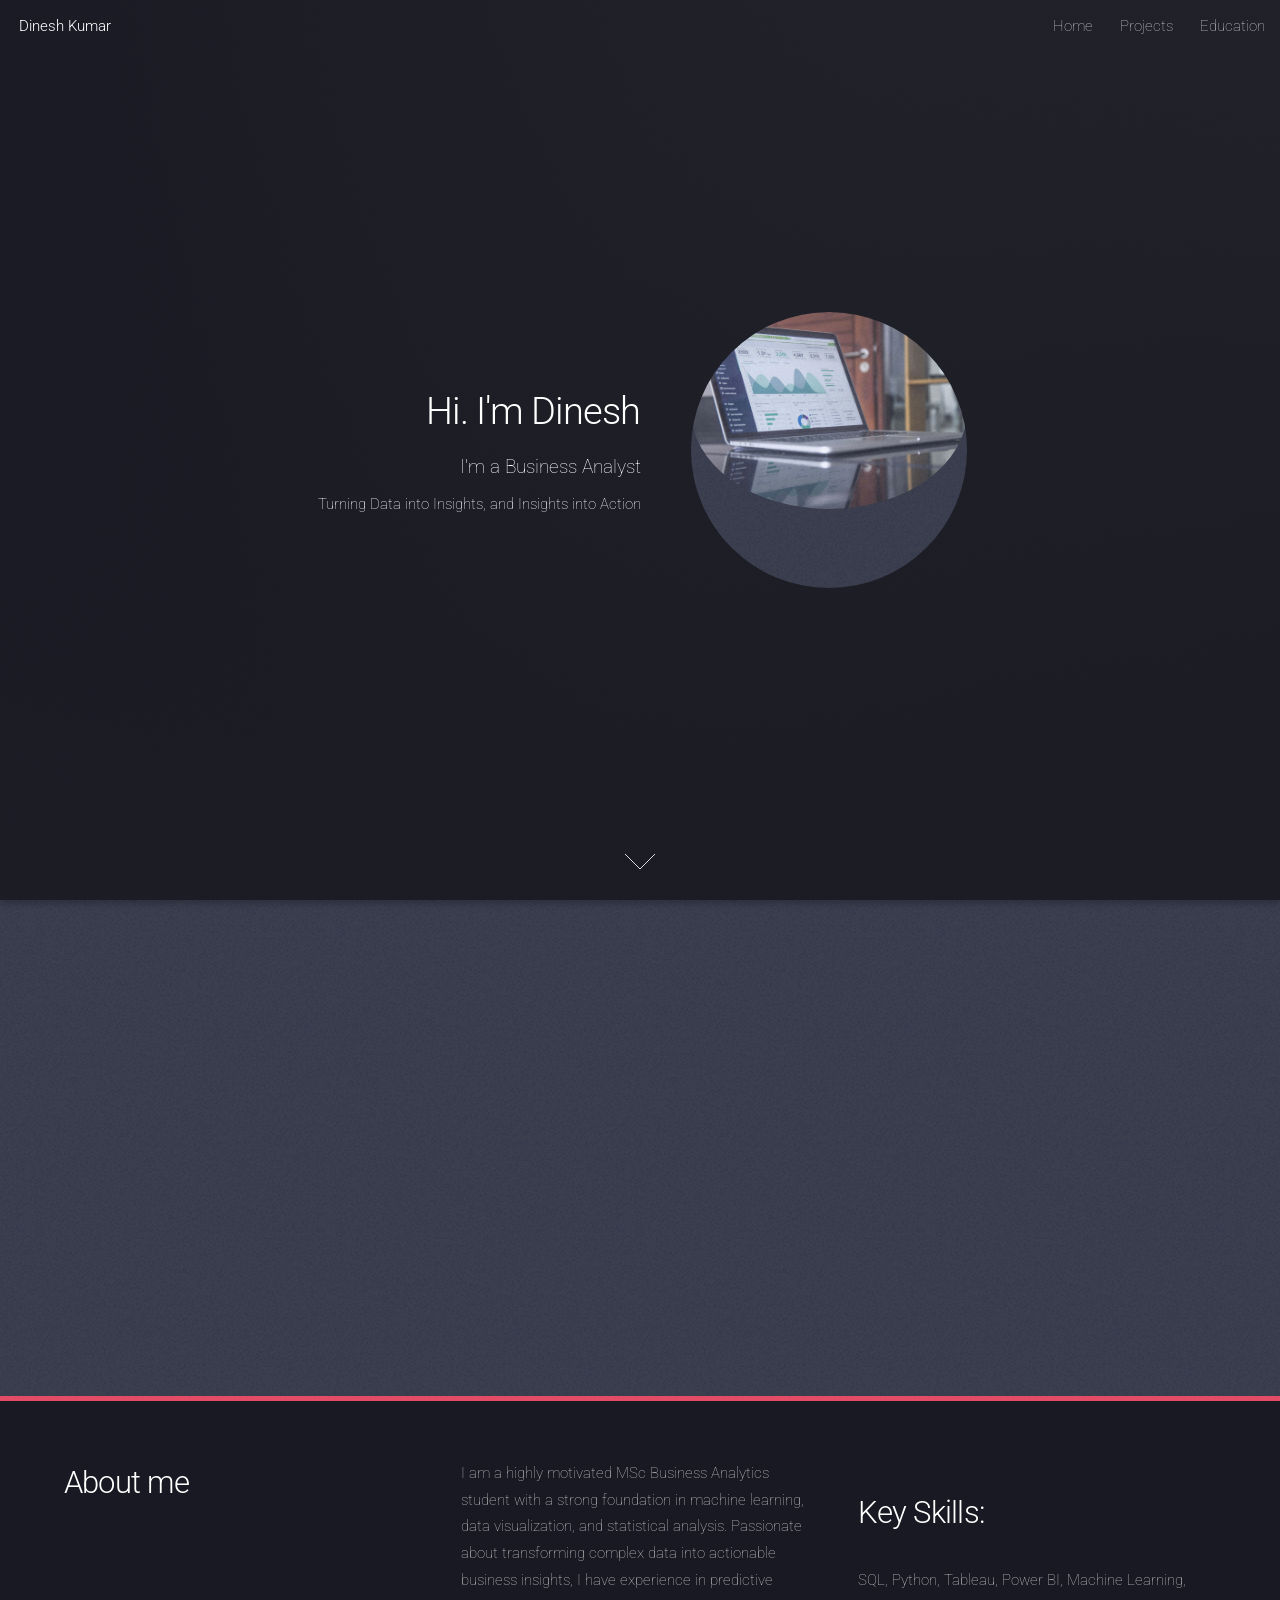
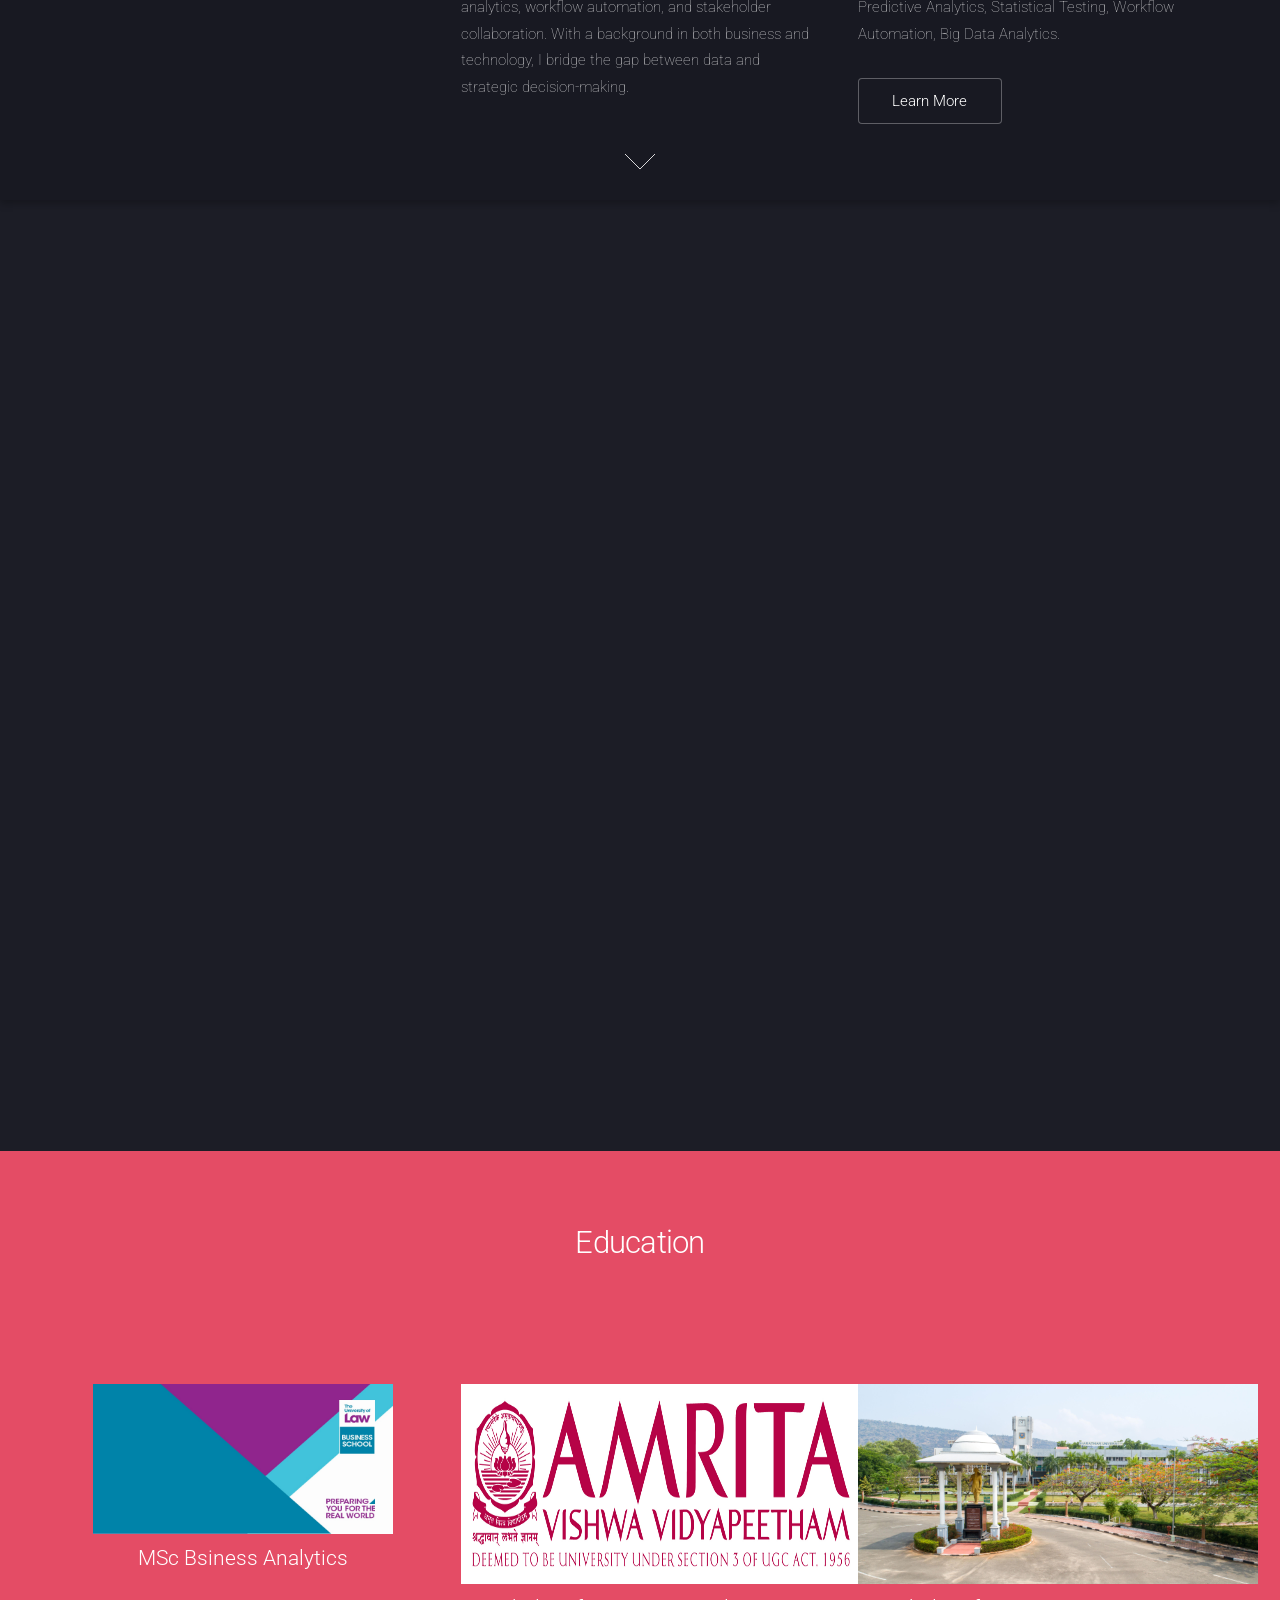
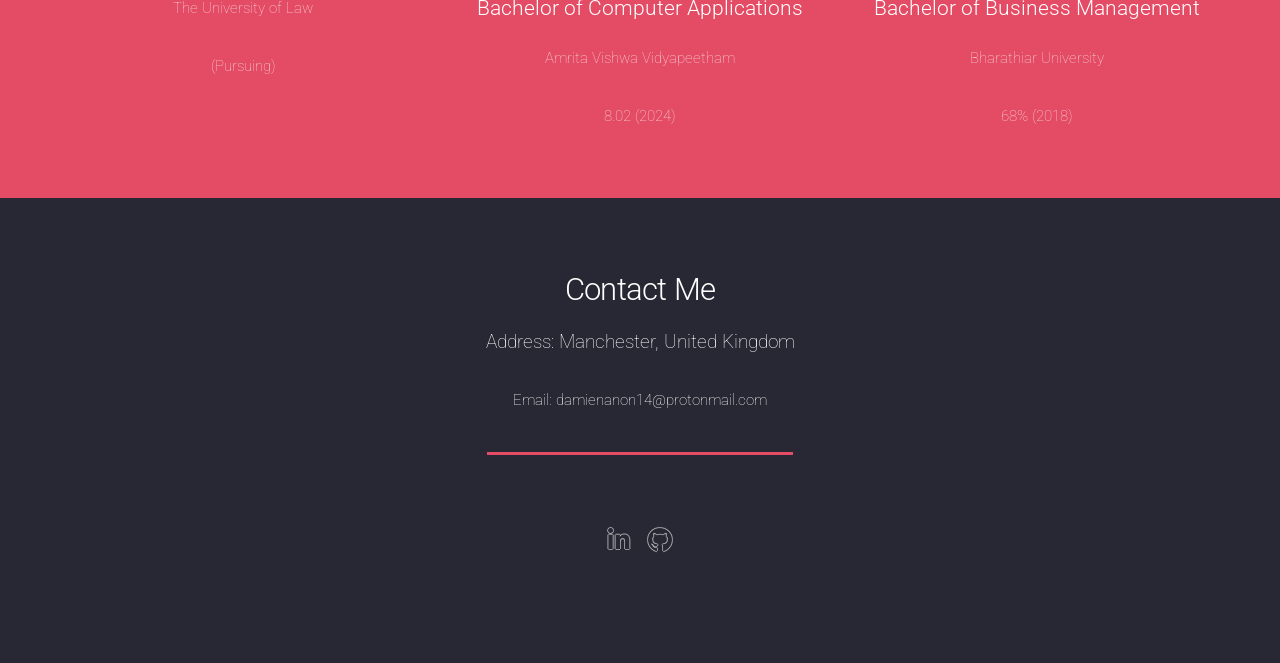
<file: index.html>
<!DOCTYPE HTML>
<!--
	Landed by HTML5 UP
	html5up.net | @ajlkn
	Free for personal and commercial use under the CCA 3.0 license (html5up.net/license)
-->
<html>
	<head>
		<title>Dinesh Kumar</title>
		<meta charset="utf-8" />
		<meta name="viewport" content="width=device-width, initial-scale=1, user-scalable=no" />
		<link rel="stylesheet" href="assets/css/main.css" />
		<noscript><link rel="stylesheet" href="assets/css/noscript.css" /></noscript>
	</head>
	<body class="is-preload landing">
		<div id="page-wrapper">

			<!-- Header -->
			<header id="header">
				<h1 id="logo"><a href="index.html">Dinesh Kumar</a></h1>
				<nav id="nav">
					<ul>
						<li><a href="index.html">Home</a></li>
						<li>
							<a href="Projects_page.html">Projects</a>
							<!--<ul>-->
								<!--<li><a href="ddm.html">Credit Risk Assessment</a></li>
								<li><a href="dma.html">Digital Marketing Analysis</a></li>-->
								<!--<li><a href="no-sidebar.html">No Sidebar</a></li>-->
								<!--<li>
							<a href="#">Submenu</a>
							<ul>
								<li><a href="#">Option 1</a></li>
								<li><a href="#">Option 2</a></li>
								<li><a href="#">Option 3</a></li>
								<li><a href="#">Option 4</a></li>
							</ul>
						</li>-->
							<!--</ul>-->
						</li>
						<li><a href="#education">Education</a></li>
					</ul>
				</nav>
			</header>

			<!-- Banner -->
			<section id="banner">
				<div class="content">
					<header>
						<h2>Hi. I'm Dinesh</h2>
						<p>
							I'm a Business Analyst<br />

						</p>
						<p>
							Turning Data into Insights, and Insights into Action
						</p>
					</header>
					<span class="image"><img src="images/banner-image.jpg" alt="" /></span>
				</div>
				<a href="#one" class="goto-next scrolly">Next</a>
			</section>

			<!-- About section -->
			<section id="one" class="spotlight style1 bottom">
				<span class="image fit main"><img src="images/section-2-bg.jpg" alt="" /></span>
				<div class="content">
					<div class="container">
						<div class="row">
							<div class="col-4 col-12-medium">
								<header>
									<h2>About me</h2>

								</header>
							</div>
							<div class="col-4 col-12-medium">
								<p>
									I am a highly motivated MSc Business Analytics student with a strong foundation in machine learning,
									data visualization, and statistical analysis. Passionate about transforming complex data into actionable business insights,
									I have experience in predictive analytics, workflow automation, and stakeholder collaboration.
									With a background in both business and technology,
									I bridge the gap between data and strategic decision-making.
								</p>
							</div>
							<div class="col-4 col-12-medium">
								<p>
									<h2>Key Skills:</h2>

									SQL, Python, Tableau, Power BI, Machine Learning, Predictive Analytics, Statistical Testing, Workflow Automation, Big Data Analytics.
								</p>
								<ul class="actions">
									<li><a href="#" class="button">Learn More</a></li>
								</ul>
							</div>
						</div>
					</div>
				</div>
				<a href="#Projects" class="goto-next scrolly">Next</a>
			</section>

			<!-- Credit Risk Assessment for Loan Approval -->
			<!--<section id="two" class="spotlight style2 right">
				<span class="image fit main"><img src="images/section-3.jpg" alt="" /></span>
				<div class="content">
					<header>
						<h2>Credit Risk Assessment for Loan Approval</h2>
						<p>Data-Driven Approaches to Financial Decision-Making</p>
					</header>
					<p>
						In this project, I explored how data analytics and machine learning can improve credit risk assessment for loan approvals.
						Using Logistic Regression and K-Nearest Neighbors (KNN), I analyzed financial data, including credit scores, applicant income,
						and loan history, to predict loan approval outcomes.
						The study found that Logistic Regression performed better due to its interpretability and efficiency in handling structured financial data.
					</p>
					<ul class="actions">
						<li><a href="https://github.com/dineshkumar1495/data_and_decision_making/blob/main/Data_and_decision_making.pdf" class="button">View Project</a></li>
					</ul>
				</div>
				<a href="#three" class="goto-next scrolly">Next</a>
			</section>-->

			<!-- Digital Marketing Analytics: Data-Driven Growth Strategies -->
			<!--<section id="three" class="spotlight style3 left">
				<span class="image fit main bottom"><img src="images/dma-section.jpg" alt="" /></span>
				<div class="content">
					<header>
						<h2>Digital Marketing Analytics: Data-Driven Growth Strategies</h2>

					</header>
					<p>
						This project analyzes digital marketing performance using Google Analytics 4 (GA4) to track traffic,
						engagement, and conversion rates for an e-commerce store. By examining organic search, paid ads, social media, and email marketing,
						I identified key trends that drive sales and user engagement. The insights led to strategic recommendations for conversion optimization,
						personalized marketing, and audience segmentation to boost revenue.
					</p>
					<ul class="actions">
						<li><a href="https://github.com/dineshkumar1495/digital_marketing_analytics/blob/main/Digital_marketing_analytics.pdf" class="button">View Project</a></li>
					</ul>
				</div>
				<a href="#four" class="goto-next scrolly">Next</a>
			</section>-->

			<!-- Global Business Strategy -->
			<!--<section id="three" class="spotlight style2 right">
				<span class="image fit main bottom"><img src="images/dma-section.jpg" alt="" /></span>
				<div class="content">
					<header>
						<h2>Strategic Analysis of Boeing: Challenges & Opportunities</h2>

					</header>
					<p>
						This project examines Boeing’s global strategy, evaluating market challenges, competitive dynamics, and leadership decisions.
						Using frameworks like PESTEL, Porter’s Five Forces, and the BCG Matrix, the analysis uncovers key factors influencing Boeing’s performance,
						from regulatory scrutiny and supply chain issues to sustainable aviation and technological innovation.
					</p>
					<ul class="actions">
						<li><a href="https://github.com/dineshkumar1495/global-business-strategy/blob/main/Global_Business_strategy.pdf" class="button">View Project</a></li>
					</ul>
				</div>
				<a href="#four" class="goto-next scrolly">Next</a>
			</section>-->


			<!--Projects-->

			<section id="two" class="wrapper style3 special fade-up">
				<div class="container">
					<header class="major">
						<h2>Projects</h2>
					</header>
					<div class="box alt">
						<div class="row gtr-uniform">
							<section class="col-4 col-6-medium col-12-xsmall">
								<img src="images/section-3.jpg" width="300" height="150" />

								<h3><a href="https://github.com/dineshkumar1495/data_and_decision_making/blob/main/Data_and_decision_making.pdf">Credit Risk Assessment for Loan Approval</a></h3>
								<p>Data-Driven Approaches to Financial Decision-Making</p>
								<p>
									In this project, I explored how data analytics and machine learning can improve credit risk assessment for loan approvals.
									Using Logistic Regression and K-Nearest Neighbors (KNN), I analyzed financial data, including credit scores, applicant income,
									and loan history, to predict loan approval outcomes.
									The study found that Logistic Regression performed better due to its interpretability and efficiency in handling structured financial data.
								</p>

							</section>
							<section class="col-4 col-6-medium col-12-xsmall">
								<img src="images/dma-section.jpg" width="400" height="200" />
								<h3><a href="https://github.com/dineshkumar1495/digital_marketing_analytics/blob/main/Digital_marketing_analytics.pdf">Digital Marketing Analytics: Data-Driven Growth Strategies</a></h3>
								<p>
									This project analyzes digital marketing performance using Google Analytics 4 (GA4) to track traffic,
									engagement, and conversion rates for an e-commerce store. By examining organic search, paid ads, social media, and email marketing,
									I identified key trends that drive sales and user engagement. The insights led to strategic recommendations for conversion optimization,
									personalized marketing, and audience segmentation to boost revenue.
								</p>
								
							</section>
							<section class="col-4 col-6-medium col-12-xsmall">
								<img src="images/data-design.png" width="400" height="200" />
								
								<h3><a href="https://github.com/dineshkumar1495/data-design-management/blob/main/395493-BPG-DDT-Assessment.pdf">Data Design & Management for E-Commerce</a></h3>
								<p>
									This project focuses on efficient data management in e-commerce, utilizing relational databases, SQL implementation,
									and Power BI for real-time insights. It enhances scalability, security, and decision-making through advanced database strategies
									and analytics.
								</p>

							</section>
						</div>
					</div>
					<footer class="major">
				<ul class="actions special">
					<li><a href="#" class="button">Other Projects</a></li>
				</ul>
			</footer>
				</div>
			</section>


			<!-- Education -->
			<section id="education" class="wrapper style2 special fade-up">
				<div class="container">
					<header class="major">
						<h2>Education</h2>
						<!--<p>Iaculis ac volutpat vis non enim gravida nisi faucibus posuere arcu consequat</p>-->
					</header>
					<div class="box alt">
						<div class="row gtr-uniform">
							<section class="col-4 col-6-medium col-12-xsmall">
								<img src="images/ulaw.jpg" width="300" height="150" />

								<h3>MSc Bsiness Analytics</h3>
								<p>The University of Law</p>
								<p> (Pursuing) </p>
							</section>
							<section class="col-4 col-6-medium col-12-xsmall">
								<img src="images/amrita_1.jpg" width="400" height="200" />
								<h3>Bachelor of Computer Applications</h3>
								<p>Amrita Vishwa Vidyapeetham</p>
								<p>8.02 (2024)</p>
							</section>
							<section class="col-4 col-6-medium col-12-xsmall">
								<img src="images/bu.jpg" width="400" height="200" />
								<h3>Bachelor of Business Management</h3>
								<p>Bharathiar University</p>
								<p>68% (2018)</p>
							</section>
						</div>
					</div>
					<!--<footer class="major">
				<ul class="actions special">
					<li><a href="#" class="button">Magna sed feugiat</a></li>
				</ul>
			</footer>-->
				</div>
			</section>

			

			<!-- Footer -->
			<footer id="footer">
				<header class="major">
					<h2>Contact Me</h2>
					<p>Address: Manchester, United Kingdom</p>
					<p>Email: damienanon14@protonmail.com</p>
					
				</header>
				
				



				<ul class="icons">
					<!--<li><a href="#" class="icon brands alt fa-twitter"><span class="label">Twitter</span></a></li>-->
					<!--<li><a href="#" class="icon brands alt fa-facebook-f"><span class="label">Facebook</span></a></li>-->
					<li><a href="https://www.linkedin.com/in/dinesh-ulaw-data-science/" class="icon brands alt fa-linkedin-in"><span class="label">LinkedIn</span></a></li>
					<!--<li><a href="#" class="icon brands alt fa-instagram"><span class="label">Instagram</span></a></li>-->
					<li><a href="https://github.com/dineshkumar1495?tab=repositories" class="icon brands alt fa-github"><span class="label">GitHub</span></a></li>
					<!--<li><a href="damienanon14@protonmail.com" class="icon solid alt fa-envelope"><span class="label">Email</span></a></li>-->
				</ul>
				
			</footer>

		</div>

		<!-- Scripts -->
			<script src="assets/js/jquery.min.js"></script>
			<script src="assets/js/jquery.scrolly.min.js"></script>
			<script src="assets/js/jquery.dropotron.min.js"></script>
			<script src="assets/js/jquery.scrollex.min.js"></script>
			<script src="assets/js/browser.min.js"></script>
			<script src="assets/js/breakpoints.min.js"></script>
			<script src="assets/js/util.js"></script>
			<script src="assets/js/main.js"></script>

	</body>
</html>
</file>
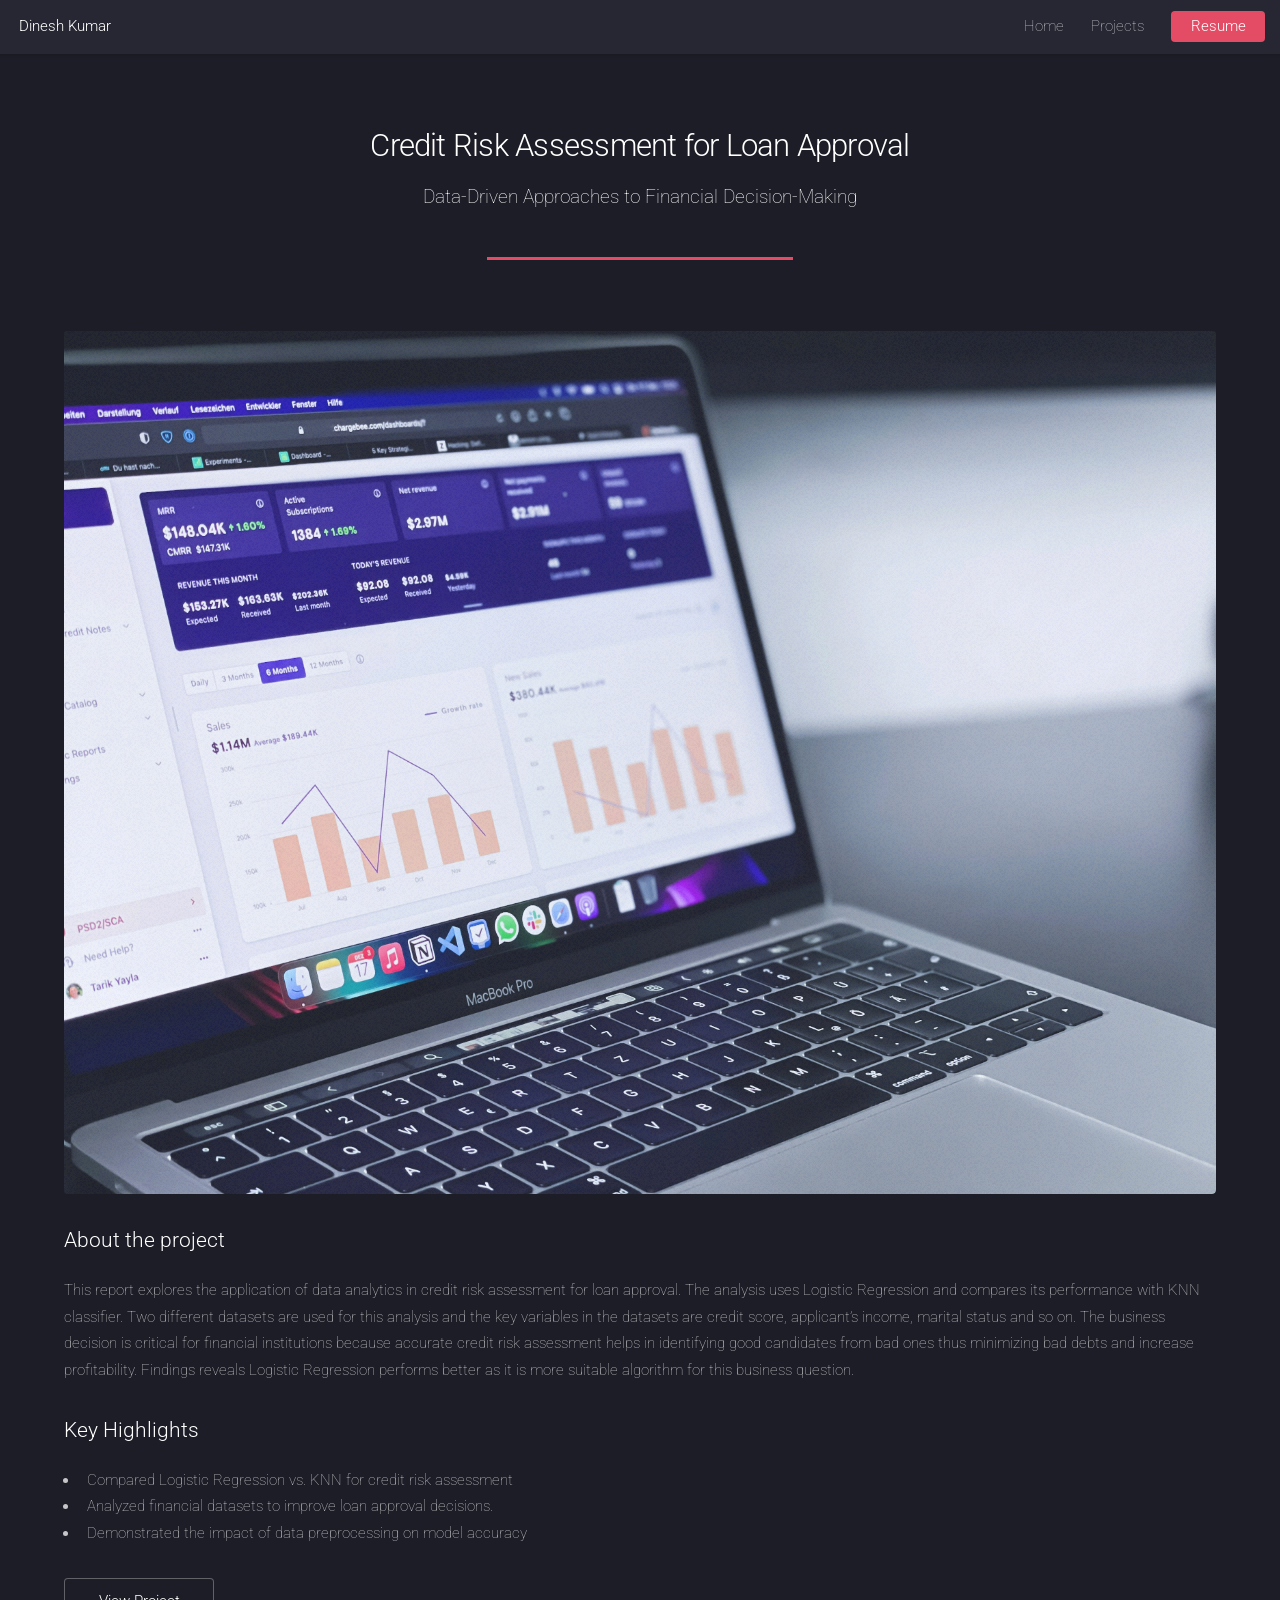
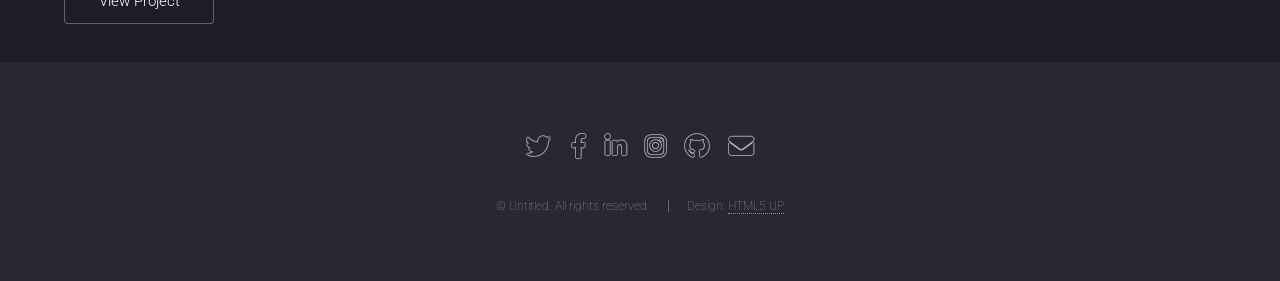
<file: ddm.html>
<!DOCTYPE HTML>
<!--
	Landed by HTML5 UP
	html5up.net | @ajlkn
	Free for personal and commercial use under the CCA 3.0 license (html5up.net/license)
-->
<html>
	<head>
		<title>Credit Risk Assessment</title>
		<meta charset="utf-8" />
		<meta name="viewport" content="width=device-width, initial-scale=1, user-scalable=no" />
		<link rel="stylesheet" href="assets/css/main.css" />
		<noscript><link rel="stylesheet" href="assets/css/noscript.css" /></noscript>
	</head>
	<body class="is-preload">
		<div id="page-wrapper">

			<!-- Header -->
				<header id="header">
					<h1 id="logo"><a href="index.html">Dinesh Kumar</a></h1>
					<nav id="nav">
						<ul>
							<li><a href="index.html">Home</a></li>
							<li>
								<a href="#">Projects</a>
								<ul>
									<li><a href="ddm.html">Credit risk assessment</a></li>
									<li><a href="dma.html">Digital Marketing Analysis</a></li>
									<!--<li><a href="no-sidebar.html">No Sidebar</a></li>
									<li>
										<a href="#">Submenu</a>
										<ul>
											<li><a href="#">Option 1</a></li>
											<li><a href="#">Option 2</a></li>
											<li><a href="#">Option 3</a></li>
											<li><a href="#">Option 4</a></li>
										</ul>
									</li>-->
								</ul>
							</li>
							<li><a href="#" class="button primary">Resume</a></li>
						</ul>
					</nav>
				</header>

			<!-- Main -->
				<div id="main" class="wrapper style1">
					<div class="container">
						<header class="major">
							<h2>Credit Risk Assessment for Loan Approval</h2>
							<p>Data-Driven Approaches to Financial Decision-Making</p>
						</header>

						<!-- Content -->
						<section id="content">
							<a href="#" class="image fit"><img src="images/section-3.jpg" alt="" /></a>
							<h3>About the project</h3>

							<p>
								This report explores the application of data analytics in credit risk assessment for loan approval.
								The analysis uses Logistic Regression and compares its performance with KNN classifier.
								Two different datasets are used for this analysis and the key variables in the datasets are credit score,
								applicant’s income, marital status and so on. The business decision is critical for financial institutions
								because accurate credit risk assessment helps in identifying good candidates from bad ones thus minimizing bad debts
								and increase profitability. Findings reveals Logistic Regression performs better as it is more suitable algorithm for this business question.
							</p>

							<h3>Key Highlights</h3>

							<ul>
								<li>Compared Logistic Regression vs. KNN for credit risk assessment</li>
								<li>Analyzed financial datasets to improve loan approval decisions.</li>
								<li>Demonstrated the impact of data preprocessing on model accuracy</li>
							</ul>
							<a href="https://github.com/dineshkumar1495/data_and_decision_making/blob/main/Data_and_decision_making.pdf" class="button">View Project</a>
						</section>

					</div>
				</div>

			<!-- Footer -->
				<footer id="footer">
					<ul class="icons">
						<li><a href="#" class="icon brands alt fa-twitter"><span class="label">Twitter</span></a></li>
						<li><a href="#" class="icon brands alt fa-facebook-f"><span class="label">Facebook</span></a></li>
						<li><a href="#" class="icon brands alt fa-linkedin-in"><span class="label">LinkedIn</span></a></li>
						<li><a href="#" class="icon brands alt fa-instagram"><span class="label">Instagram</span></a></li>
						<li><a href="#" class="icon brands alt fa-github"><span class="label">GitHub</span></a></li>
						<li><a href="#" class="icon solid alt fa-envelope"><span class="label">Email</span></a></li>
					</ul>
					<ul class="copyright">
						<li>&copy; Untitled. All rights reserved.</li><li>Design: <a href="http://html5up.net">HTML5 UP</a></li>
					</ul>
				</footer>

		</div>

		<!-- Scripts -->
			<script src="assets/js/jquery.min.js"></script>
			<script src="assets/js/jquery.scrolly.min.js"></script>
			<script src="assets/js/jquery.dropotron.min.js"></script>
			<script src="assets/js/jquery.scrollex.min.js"></script>
			<script src="assets/js/browser.min.js"></script>
			<script src="assets/js/breakpoints.min.js"></script>
			<script src="assets/js/util.js"></script>
			<script src="assets/js/main.js"></script>

	</body>
</html>
</file>
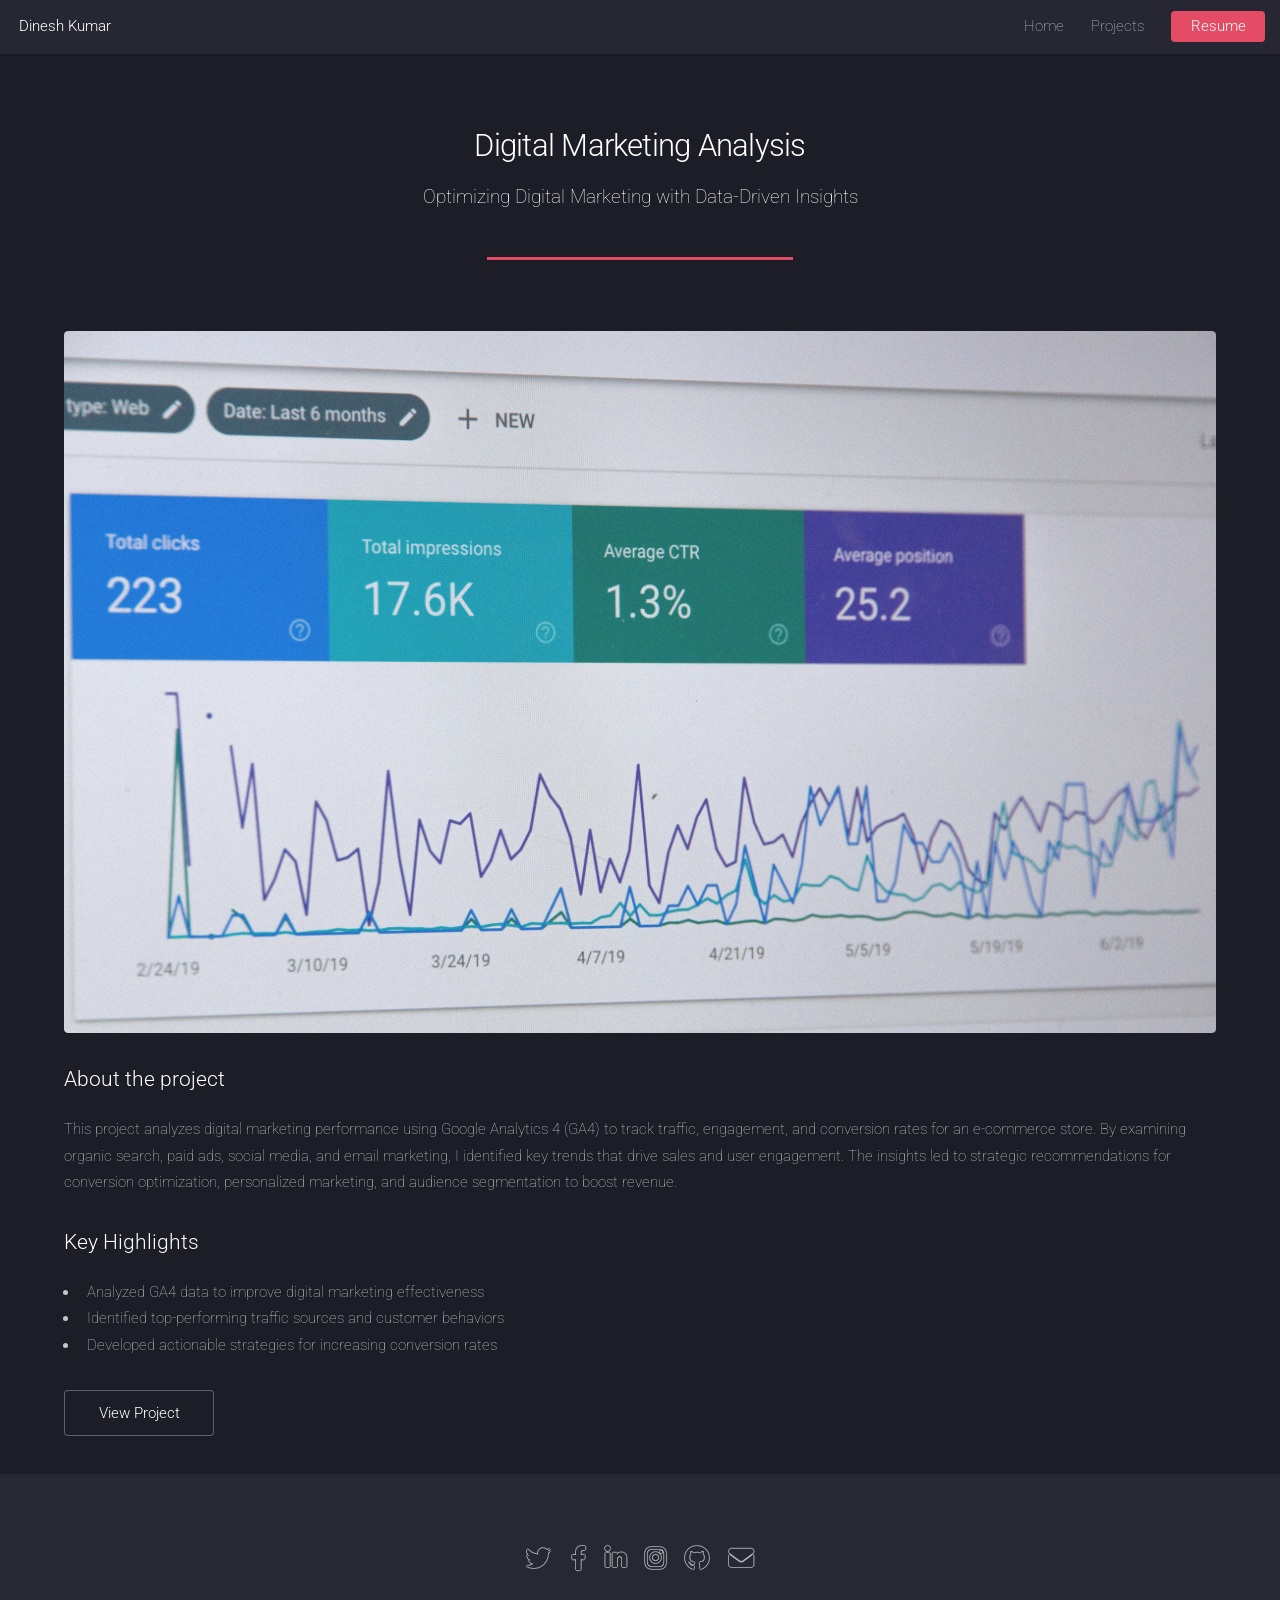
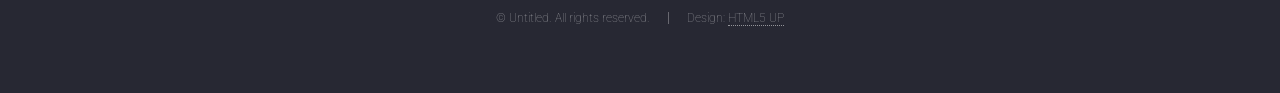
<file: dma.html>
<!DOCTYPE HTML>
<!--
	Landed by HTML5 UP
	html5up.net | @ajlkn
	Free for personal and commercial use under the CCA 3.0 license (html5up.net/license)
-->
<html>
	<head>
		<title>Digital Marketing Analysis</title>
		<meta charset="utf-8" />
		<meta name="viewport" content="width=device-width, initial-scale=1, user-scalable=no" />
		<link rel="stylesheet" href="assets/css/main.css" />
		<noscript><link rel="stylesheet" href="assets/css/noscript.css" /></noscript>
	</head>
	<body class="is-preload">
		<div id="page-wrapper">

			<!-- Header -->
				<header id="header">
					<h1 id="logo"><a href="index.html">Dinesh Kumar</a></h1>
					<nav id="nav">
						<ul>
							<li><a href="index.html">Home</a></li>
							<li>
								<a href="#">Projects</a>
								<ul>
									<li><a href="ddm.html">Credit risk assessment</a></li>
									<li><a href="dma.html">Digital Marketing Analysis</a></li>
									<!--<li><a href="no-sidebar.html">No Sidebar</a></li>-->
									<!--<li>
										<a href="#">Submenu</a>
										<ul>
											<li><a href="#">Option 1</a></li>
											<li><a href="#">Option 2</a></li>
											<li><a href="#">Option 3</a></li>
											<li><a href="#">Option 4</a></li>
										</ul>
									</li>-->
								</ul>
							</li>
							
							<li><a href="#" class="button primary">Resume</a></li>
						</ul>
					</nav>
				</header>

			<!-- Main -->
				<div id="main" class="wrapper style1">
					<div class="container">
						<header class="major">
							<h2>Digital Marketing Analysis</h2>
							<p>Optimizing Digital Marketing with Data-Driven Insights</p>
						</header>

						<!-- Content -->
						<section id="content">
							<a href="#" class="image fit"><img src="images/dma-section.jpg" alt="" /></a>
							<h3>About the project</h3>

							<p>
								This project analyzes digital marketing performance using Google Analytics 4 (GA4) to track traffic, engagement, 
								and conversion rates for an e-commerce store. By examining organic search, paid ads, social media, and email marketing, 
								I identified key trends that drive sales and user engagement. 
								The insights led to strategic recommendations for conversion optimization, personalized marketing, 
								and audience segmentation to boost revenue.
							</p>

							<h3>Key Highlights</h3>

							<ul>
								<li>Analyzed GA4 data to improve digital marketing effectiveness</li>
								<li>Identified top-performing traffic sources and customer behaviors</li>
								<li>Developed actionable strategies for increasing conversion rates</li>
							</ul>
							<a href="https://github.com/dineshkumar1495/digital_marketing_analytics/blob/main/Digital_marketing_analytics.pdf" class="button">View Project</a>
						</section>

					</div>
				</div>

			<!-- Footer -->
				<footer id="footer">
					<ul class="icons">
						<li><a href="#" class="icon brands alt fa-twitter"><span class="label">Twitter</span></a></li>
						<li><a href="#" class="icon brands alt fa-facebook-f"><span class="label">Facebook</span></a></li>
						<li><a href="#" class="icon brands alt fa-linkedin-in"><span class="label">LinkedIn</span></a></li>
						<li><a href="#" class="icon brands alt fa-instagram"><span class="label">Instagram</span></a></li>
						<li><a href="#" class="icon brands alt fa-github"><span class="label">GitHub</span></a></li>
						<li><a href="#" class="icon solid alt fa-envelope"><span class="label">Email</span></a></li>
					</ul>
					<ul class="copyright">
						<li>&copy; Untitled. All rights reserved.</li><li>Design: <a href="http://html5up.net">HTML5 UP</a></li>
					</ul>
				</footer>

		</div>

		<!-- Scripts -->
			<script src="assets/js/jquery.min.js"></script>
			<script src="assets/js/jquery.scrolly.min.js"></script>
			<script src="assets/js/jquery.dropotron.min.js"></script>
			<script src="assets/js/jquery.scrollex.min.js"></script>
			<script src="assets/js/browser.min.js"></script>
			<script src="assets/js/breakpoints.min.js"></script>
			<script src="assets/js/util.js"></script>
			<script src="assets/js/main.js"></script>

	</body>
</html>
</file>
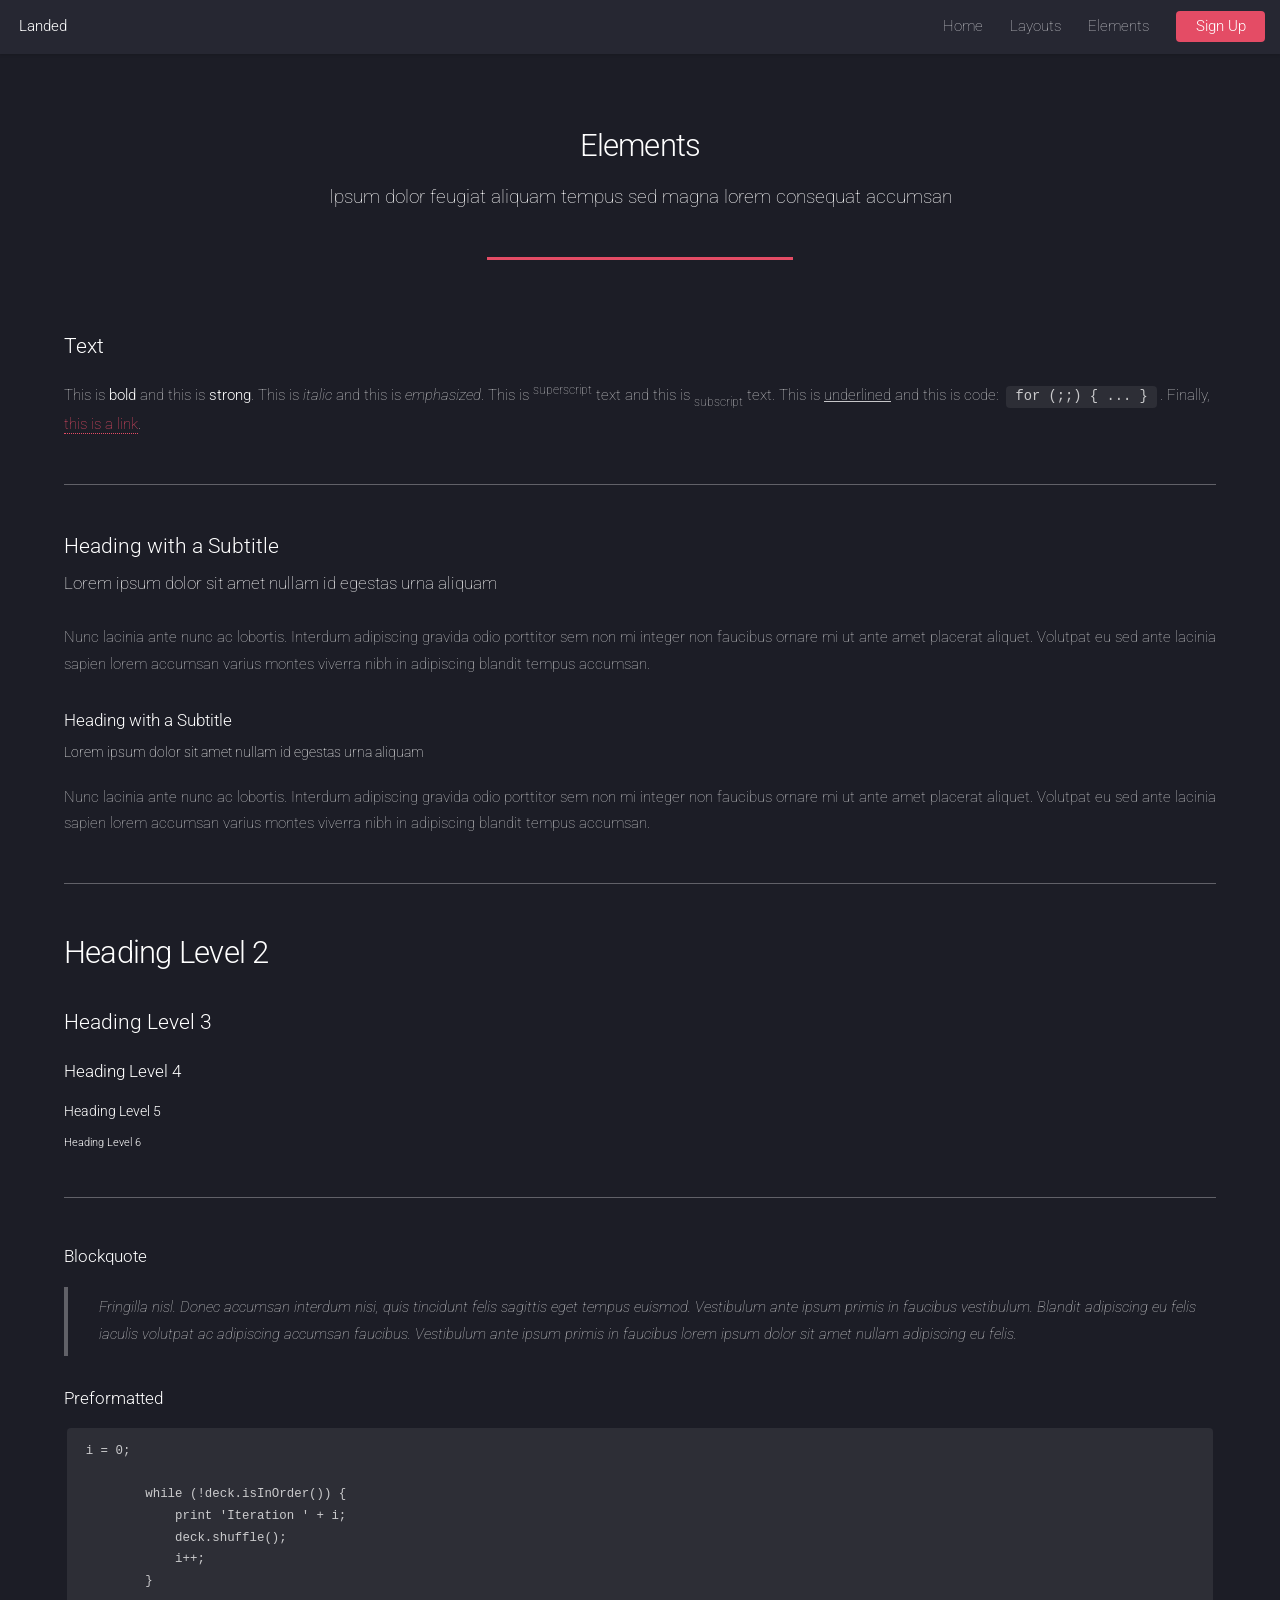
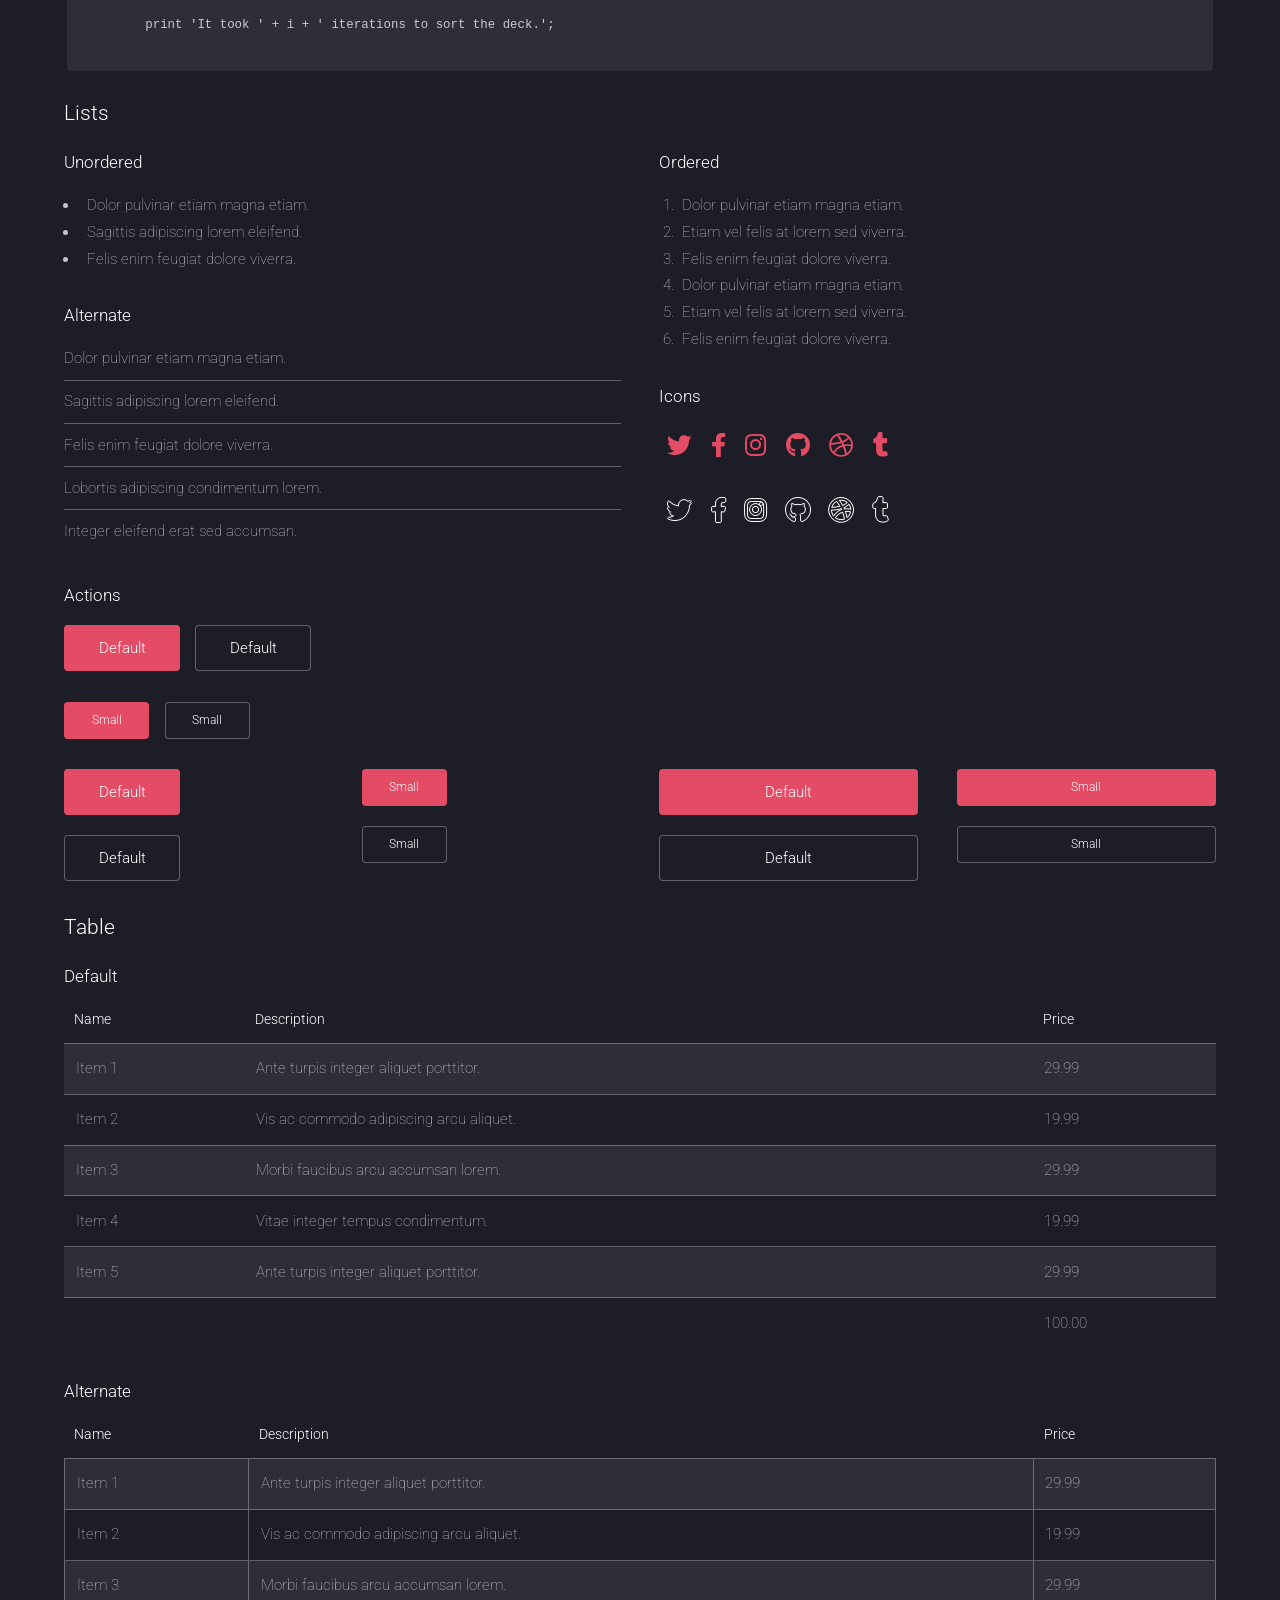
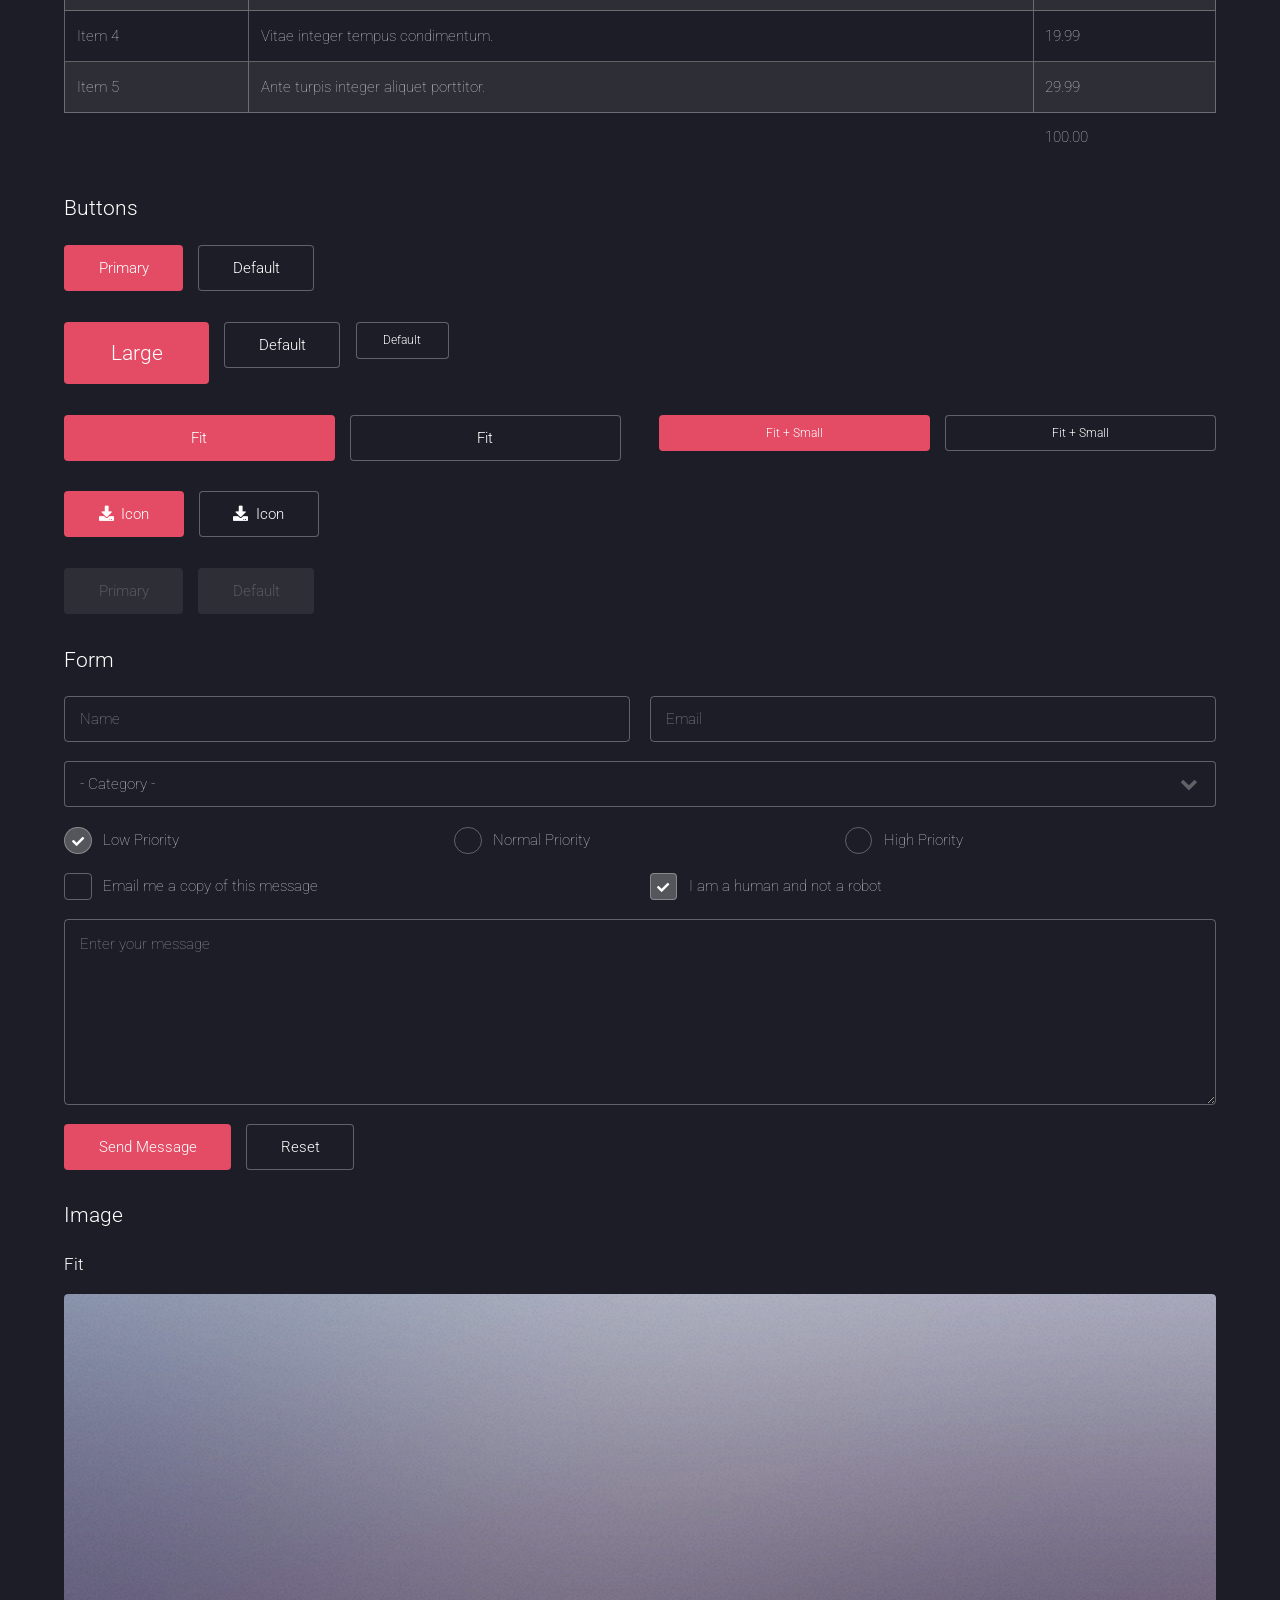
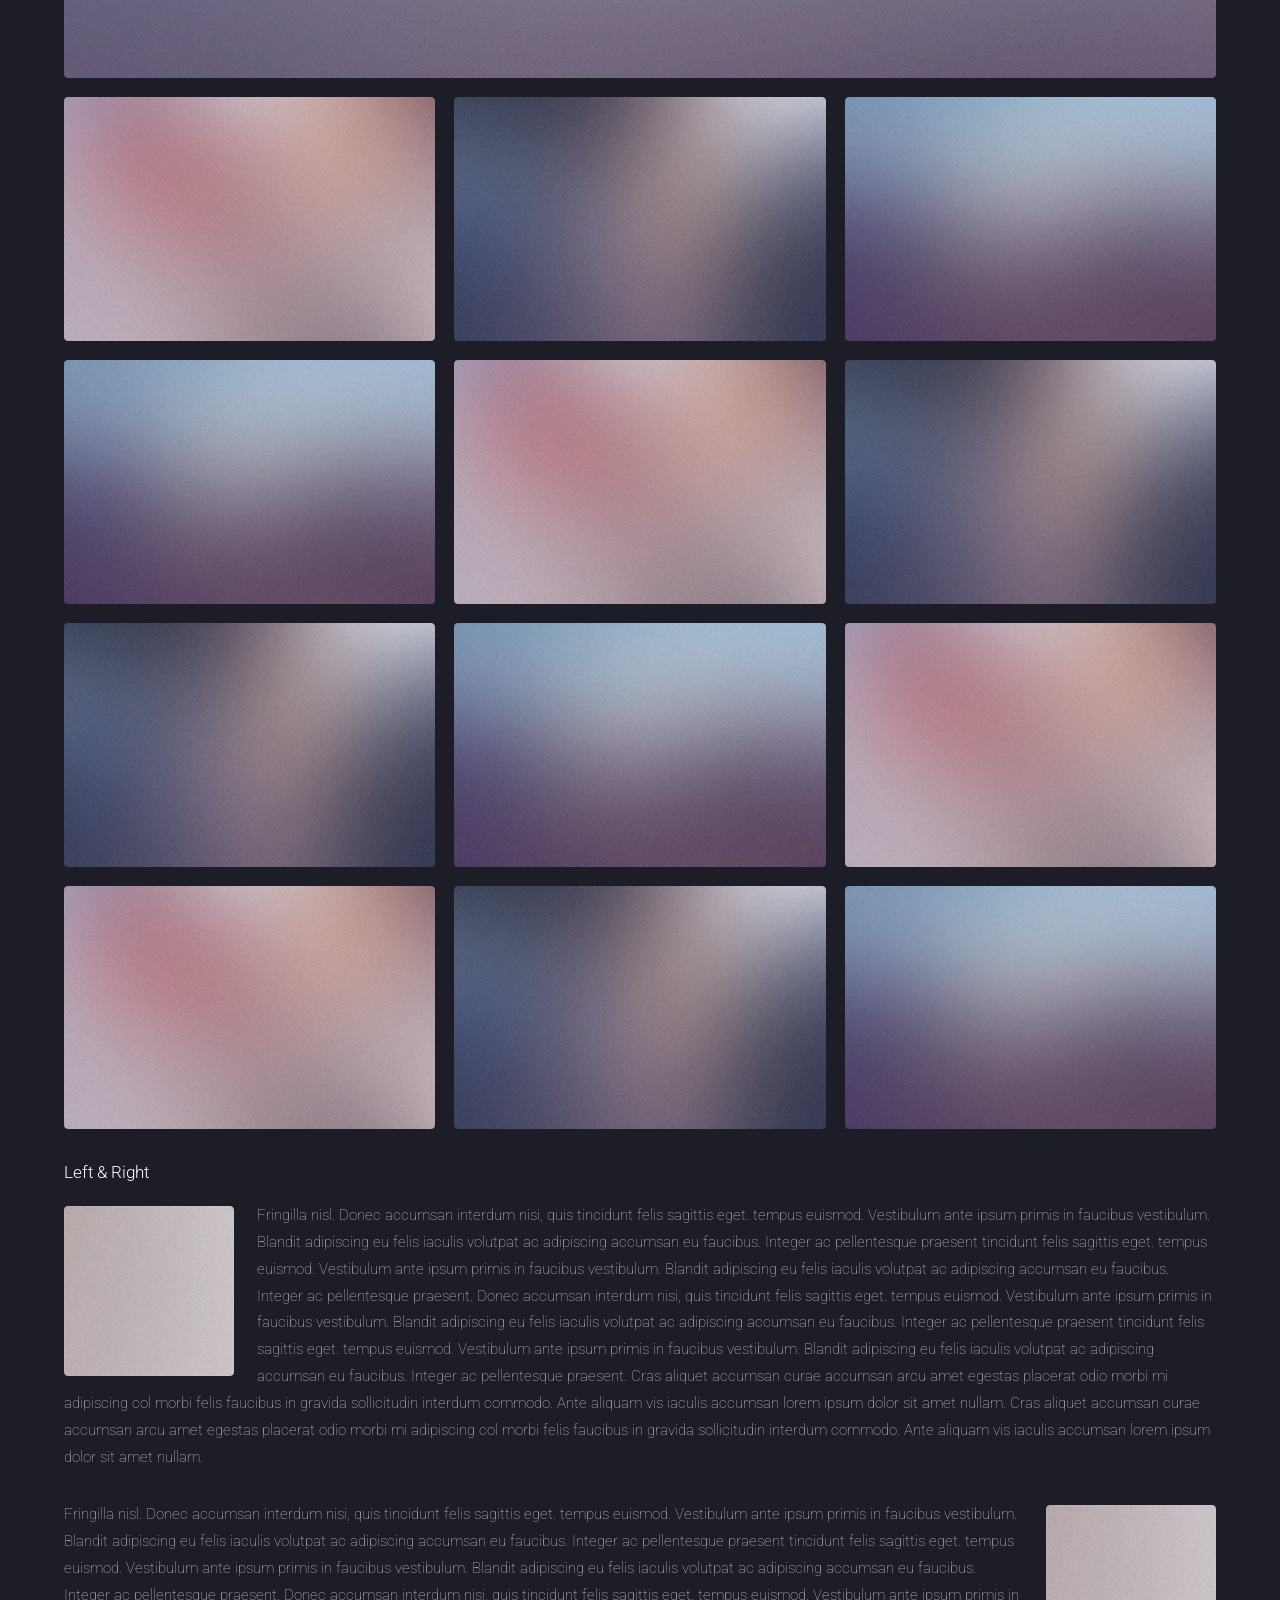
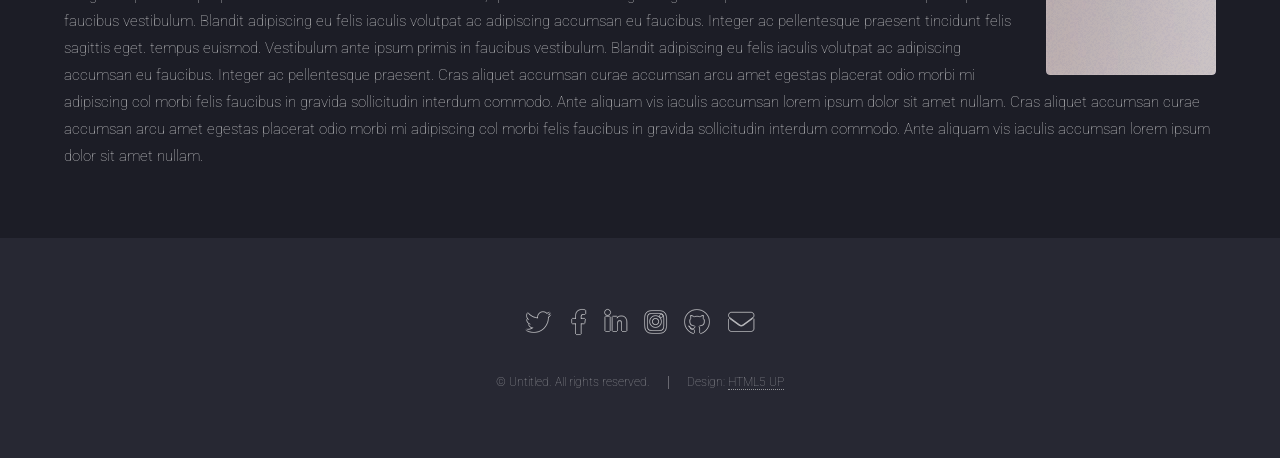
<file: elements.html>
<!DOCTYPE HTML>
<!--
	Landed by HTML5 UP
	html5up.net | @ajlkn
	Free for personal and commercial use under the CCA 3.0 license (html5up.net/license)
-->
<html>
	<head>
		<title>Elements - Landed by HTML5 UP</title>
		<meta charset="utf-8" />
		<meta name="viewport" content="width=device-width, initial-scale=1, user-scalable=no" />
		<link rel="stylesheet" href="assets/css/main.css" />
		<noscript><link rel="stylesheet" href="assets/css/noscript.css" /></noscript>
	</head>
	<body class="is-preload">
		<div id="page-wrapper">

			<!-- Header -->
				<header id="header">
					<h1 id="logo"><a href="index.html">Landed</a></h1>
					<nav id="nav">
						<ul>
							<li><a href="index.html">Home</a></li>
							<li>
								<a href="#">Layouts</a>
								<ul>
									<li><a href="left-sidebar.html">Left Sidebar</a></li>
									<li><a href="right-sidebar.html">Right Sidebar</a></li>
									<li><a href="no-sidebar.html">No Sidebar</a></li>
									<li>
										<a href="#">Submenu</a>
										<ul>
											<li><a href="#">Option 1</a></li>
											<li><a href="#">Option 2</a></li>
											<li><a href="#">Option 3</a></li>
											<li><a href="#">Option 4</a></li>
										</ul>
									</li>
								</ul>
							</li>
							<li><a href="elements.html">Elements</a></li>
							<li><a href="#" class="button primary">Sign Up</a></li>
						</ul>
					</nav>
				</header>

			<!-- Main -->
				<div id="main" class="wrapper style1">
					<div class="container">
						<header class="major">
							<h2>Elements</h2>
							<p>Ipsum dolor feugiat aliquam tempus sed magna lorem consequat accumsan</p>
						</header>

						<!-- Text -->
							<section>
								<h3>Text</h3>
								<p>This is <b>bold</b> and this is <strong>strong</strong>. This is <i>italic</i> and this is <em>emphasized</em>.
								This is <sup>superscript</sup> text and this is <sub>subscript</sub> text.
								This is <u>underlined</u> and this is code: <code>for (;;) { ... }</code>. Finally, <a href="#">this is a link</a>.</p>

								<hr />

								<header>
									<h3>Heading with a Subtitle</h3>
									<p>Lorem ipsum dolor sit amet nullam id egestas urna aliquam</p>
								</header>
								<p>Nunc lacinia ante nunc ac lobortis. Interdum adipiscing gravida odio porttitor sem non mi integer non faucibus ornare mi ut ante amet placerat aliquet. Volutpat eu sed ante lacinia sapien lorem accumsan varius montes viverra nibh in adipiscing blandit tempus accumsan.</p>
								<header>
									<h4>Heading with a Subtitle</h4>
									<p>Lorem ipsum dolor sit amet nullam id egestas urna aliquam</p>
								</header>
								<p>Nunc lacinia ante nunc ac lobortis. Interdum adipiscing gravida odio porttitor sem non mi integer non faucibus ornare mi ut ante amet placerat aliquet. Volutpat eu sed ante lacinia sapien lorem accumsan varius montes viverra nibh in adipiscing blandit tempus accumsan.</p>

								<hr />

								<h2>Heading Level 2</h2>
								<h3>Heading Level 3</h3>
								<h4>Heading Level 4</h4>
								<h5>Heading Level 5</h5>
								<h6>Heading Level 6</h6>

								<hr />

								<h4>Blockquote</h4>
								<blockquote>Fringilla nisl. Donec accumsan interdum nisi, quis tincidunt felis sagittis eget tempus euismod. Vestibulum ante ipsum primis in faucibus vestibulum. Blandit adipiscing eu felis iaculis volutpat ac adipiscing accumsan faucibus. Vestibulum ante ipsum primis in faucibus lorem ipsum dolor sit amet nullam adipiscing eu felis.</blockquote>

								<h4>Preformatted</h4>
								<pre><code>i = 0;

	while (!deck.isInOrder()) {
	    print 'Iteration ' + i;
	    deck.shuffle();
	    i++;
	}

	print 'It took ' + i + ' iterations to sort the deck.';
	</code></pre>
							</section>

						<!-- Lists -->
							<section>
								<h3>Lists</h3>
								<div class="row">
									<div class="col-6 col-12-xsmall">

										<h4>Unordered</h4>
										<ul>
											<li>Dolor pulvinar etiam magna etiam.</li>
											<li>Sagittis adipiscing lorem eleifend.</li>
											<li>Felis enim feugiat dolore viverra.</li>
										</ul>

										<h4>Alternate</h4>
										<ul class="alt">
											<li>Dolor pulvinar etiam magna etiam.</li>
											<li>Sagittis adipiscing lorem eleifend.</li>
											<li>Felis enim feugiat dolore viverra.</li>
											<li>Lobortis adipiscing condimentum lorem.</li>
											<li>Integer eleifend erat sed accumsan.</li>
										</ul>

									</div>
									<div class="col-6 col-12-xsmall">

										<h4>Ordered</h4>
										<ol>
											<li>Dolor pulvinar etiam magna etiam.</li>
											<li>Etiam vel felis at lorem sed viverra.</li>
											<li>Felis enim feugiat dolore viverra.</li>
											<li>Dolor pulvinar etiam magna etiam.</li>
											<li>Etiam vel felis at lorem sed viverra.</li>
											<li>Felis enim feugiat dolore viverra.</li>
										</ol>

										<h4>Icons</h4>
										<ul class="icons">
											<li><a href="#" class="icon brands fa-twitter"><span class="label">Twitter</span></a></li>
											<li><a href="#" class="icon brands fa-facebook-f"><span class="label">Facebook</span></a></li>
											<li><a href="#" class="icon brands fa-instagram"><span class="label">Instagram</span></a></li>
											<li><a href="#" class="icon brands fa-github"><span class="label">Github</span></a></li>
											<li><a href="#" class="icon brands fa-dribbble"><span class="label">Dribbble</span></a></li>
											<li><a href="#" class="icon brands fa-tumblr"><span class="label">Tumblr</span></a></li>
										</ul>
										<ul class="icons">
											<li><a href="#" class="icon brands alt fa-twitter"><span class="label">Twitter</span></a></li>
											<li><a href="#" class="icon brands alt fa-facebook-f"><span class="label">Facebook</span></a></li>
											<li><a href="#" class="icon brands alt fa-instagram"><span class="label">Instagram</span></a></li>
											<li><a href="#" class="icon brands alt fa-github"><span class="label">Github</span></a></li>
											<li><a href="#" class="icon brands alt fa-dribbble"><span class="label">Dribbble</span></a></li>
											<li><a href="#" class="icon brands alt fa-tumblr"><span class="label">Tumblr</span></a></li>
										</ul>

									</div>
								</div>

								<h4>Actions</h4>
								<ul class="actions">
									<li><a href="#" class="button primary">Default</a></li>
									<li><a href="#" class="button">Default</a></li>
								</ul>
								<ul class="actions small">
									<li><a href="#" class="button primary small">Small</a></li>
									<li><a href="#" class="button small">Small</a></li>
								</ul>
								<div class="row">
									<div class="col-3 col-6-medium col-12-xsmall">
										<ul class="actions stacked">
											<li><a href="#" class="button primary">Default</a></li>
											<li><a href="#" class="button">Default</a></li>
										</ul>
									</div>
									<div class="col-3 col-6-medium col-12-xsmall">
										<ul class="actions stacked">
											<li><a href="#" class="button primary small">Small</a></li>
											<li><a href="#" class="button small">Small</a></li>
										</ul>
									</div>
									<div class="col-3 col-6-medium col-12-xsmall">
										<ul class="actions stacked">
											<li><a href="#" class="button primary fit">Default</a></li>
											<li><a href="#" class="button fit">Default</a></li>
										</ul>
									</div>
									<div class="col-3 col-6-medium col-12-xsmall">
										<ul class="actions stacked">
											<li><a href="#" class="button primary small fit">Small</a></li>
											<li><a href="#" class="button small fit">Small</a></li>
										</ul>
									</div>
								</div>
							</section>

						<!-- Table -->
							<section>
								<h3>Table</h3>
								<h4>Default</h4>
								<div class="table-wrapper">
									<table>
										<thead>
											<tr>
												<th>Name</th>
												<th>Description</th>
												<th>Price</th>
											</tr>
										</thead>
										<tbody>
											<tr>
												<td>Item 1</td>
												<td>Ante turpis integer aliquet porttitor.</td>
												<td>29.99</td>
											</tr>
											<tr>
												<td>Item 2</td>
												<td>Vis ac commodo adipiscing arcu aliquet.</td>
												<td>19.99</td>
											</tr>
											<tr>
												<td>Item 3</td>
												<td> Morbi faucibus arcu accumsan lorem.</td>
												<td>29.99</td>
											</tr>
											<tr>
												<td>Item 4</td>
												<td>Vitae integer tempus condimentum.</td>
												<td>19.99</td>
											</tr>
											<tr>
												<td>Item 5</td>
												<td>Ante turpis integer aliquet porttitor.</td>
												<td>29.99</td>
											</tr>
										</tbody>
										<tfoot>
											<tr>
												<td colspan="2"></td>
												<td>100.00</td>
											</tr>
										</tfoot>
									</table>
								</div>
								<h4>Alternate</h4>
								<div class="table-wrapper">
									<table class="alt">
										<thead>
											<tr>
												<th>Name</th>
												<th>Description</th>
												<th>Price</th>
											</tr>
										</thead>
										<tbody>
											<tr>
												<td>Item 1</td>
												<td>Ante turpis integer aliquet porttitor.</td>
												<td>29.99</td>
											</tr>
											<tr>
												<td>Item 2</td>
												<td>Vis ac commodo adipiscing arcu aliquet.</td>
												<td>19.99</td>
											</tr>
											<tr>
												<td>Item 3</td>
												<td> Morbi faucibus arcu accumsan lorem.</td>
												<td>29.99</td>
											</tr>
											<tr>
												<td>Item 4</td>
												<td>Vitae integer tempus condimentum.</td>
												<td>19.99</td>
											</tr>
											<tr>
												<td>Item 5</td>
												<td>Ante turpis integer aliquet porttitor.</td>
												<td>29.99</td>
											</tr>
										</tbody>
										<tfoot>
											<tr>
												<td colspan="2"></td>
												<td>100.00</td>
											</tr>
										</tfoot>
									</table>
								</div>
							</section>

						<!-- Buttons -->
							<section>
								<h3>Buttons</h3>
								<ul class="actions">
									<li><a href="#" class="button primary">Primary</a></li>
									<li><a href="#" class="button">Default</a></li>
								</ul>
								<ul class="actions">
									<li><a href="#" class="button primary large">Large</a></li>
									<li><a href="#" class="button">Default</a></li>
									<li><a href="#" class="button small">Default</a></li>
								</ul>
								<div class="row">
									<div class="col-6 col-12-xsmall">
										<ul class="actions fit">
											<li><a href="#" class="button primary fit">Fit</a></li>
											<li><a href="#" class="button fit">Fit</a></li>
										</ul>
									</div>
									<div class="col-6 col-12-xsmall">
										<ul class="actions fit small">
											<li><a href="#" class="button primary fit small">Fit + Small</a></li>
											<li><a href="#" class="button fit small">Fit + Small</a></li>
										</ul>
									</div>
								</div>
								<ul class="actions">
									<li><a href="#" class="button primary icon solid fa-download">Icon</a></li>
									<li><a href="#" class="button icon solid fa-download">Icon</a></li>
								</ul>
								<ul class="actions">
									<li><span class="button primary disabled">Primary</span></li>
									<li><span class="button disabled">Default</span></li>
								</ul>
							</section>

						<!-- Form -->
							<section>
								<h3>Form</h3>
								<form method="post" action="#">
									<div class="row gtr-uniform gtr-50">
										<div class="col-6 col-12-xsmall">
											<input type="text" name="name" id="name" value="" placeholder="Name" />
										</div>
										<div class="col-6 col-12-xsmall">
											<input type="email" name="email" id="email" value="" placeholder="Email" />
										</div>
										<div class="col-12">
											<select name="category" id="category">
												<option value="">- Category -</option>
												<option value="1">Manufacturing</option>
												<option value="1">Shipping</option>
												<option value="1">Administration</option>
												<option value="1">Human Resources</option>
											</select>
										</div>
										<div class="col-4 col-12-medium">
											<input type="radio" id="priority-low" name="priority" checked>
											<label for="priority-low">Low Priority</label>
										</div>
										<div class="col-4 col-12-medium">
											<input type="radio" id="priority-normal" name="priority">
											<label for="priority-normal">Normal Priority</label>
										</div>
										<div class="col-4 col-12-medium">
											<input type="radio" id="priority-high" name="priority">
											<label for="priority-high">High Priority</label>
										</div>
										<div class="col-6 col-12-medium">
											<input type="checkbox" id="copy" name="copy">
											<label for="copy">Email me a copy of this message</label>
										</div>
										<div class="col-6 col-12-medium">
											<input type="checkbox" id="human" name="human" checked>
											<label for="human">I am a human and not a robot</label>
										</div>
										<div class="col-12">
											<textarea name="message" id="message" placeholder="Enter your message" rows="6"></textarea>
										</div>
										<div class="col-12">
											<ul class="actions">
												<li><input type="submit" value="Send Message" class="primary" /></li>
												<li><input type="reset" value="Reset" /></li>
											</ul>
										</div>
									</div>
								</form>
							</section>

						<!-- Image -->
							<section>
								<h3>Image</h3>
								<h4>Fit</h4>
								<div class="box alt">
									<div class="row gtr-50 gtr-uniform">
										<div class="col-12"><span class="image fit"><img src="images/pic07.jpg" alt="" /></span></div>
										<div class="col-4 col-6-xsmall"><span class="image fit"><img src="images/pic02.jpg" alt="" /></span></div>
										<div class="col-4 col-6-xsmall"><span class="image fit"><img src="images/pic03.jpg" alt="" /></span></div>
										<div class="col-4 col-6-xsmall"><span class="image fit"><img src="images/pic04.jpg" alt="" /></span></div>
										<div class="col-4 col-6-xsmall"><span class="image fit"><img src="images/pic04.jpg" alt="" /></span></div>
										<div class="col-4 col-6-xsmall"><span class="image fit"><img src="images/pic02.jpg" alt="" /></span></div>
										<div class="col-4 col-6-xsmall"><span class="image fit"><img src="images/pic03.jpg" alt="" /></span></div>
										<div class="col-4 col-6-xsmall"><span class="image fit"><img src="images/pic03.jpg" alt="" /></span></div>
										<div class="col-4 col-6-xsmall"><span class="image fit"><img src="images/pic04.jpg" alt="" /></span></div>
										<div class="col-4 col-6-xsmall"><span class="image fit"><img src="images/pic02.jpg" alt="" /></span></div>
										<div class="col-4 col-6-xsmall"><span class="image fit"><img src="images/pic02.jpg" alt="" /></span></div>
										<div class="col-4 col-6-xsmall"><span class="image fit"><img src="images/pic03.jpg" alt="" /></span></div>
										<div class="col-4 col-6-xsmall"><span class="image fit"><img src="images/pic04.jpg" alt="" /></span></div>
									</div>
								</div>

								<h4>Left &amp; Right</h4>
								<p><span class="image left"><img src="images/pic08.jpg" alt="" /></span>Fringilla nisl. Donec accumsan interdum nisi, quis tincidunt felis sagittis eget. tempus euismod. Vestibulum ante ipsum primis in faucibus vestibulum. Blandit adipiscing eu felis iaculis volutpat ac adipiscing accumsan eu faucibus. Integer ac pellentesque praesent tincidunt felis sagittis eget. tempus euismod. Vestibulum ante ipsum primis in faucibus vestibulum. Blandit adipiscing eu felis iaculis volutpat ac adipiscing accumsan eu faucibus. Integer ac pellentesque praesent. Donec accumsan interdum nisi, quis tincidunt felis sagittis eget. tempus euismod. Vestibulum ante ipsum primis in faucibus vestibulum. Blandit adipiscing eu felis iaculis volutpat ac adipiscing accumsan eu faucibus. Integer ac pellentesque praesent tincidunt felis sagittis eget. tempus euismod. Vestibulum ante ipsum primis in faucibus vestibulum. Blandit adipiscing eu felis iaculis volutpat ac adipiscing accumsan eu faucibus. Integer ac pellentesque praesent. Cras aliquet accumsan curae accumsan arcu amet egestas placerat odio morbi mi adipiscing col morbi felis faucibus in gravida sollicitudin interdum commodo. Ante aliquam vis iaculis accumsan lorem ipsum dolor sit amet nullam. Cras aliquet accumsan curae accumsan arcu amet egestas placerat odio morbi mi adipiscing col morbi felis faucibus in gravida sollicitudin interdum commodo. Ante aliquam vis iaculis accumsan lorem ipsum dolor sit amet nullam.</p>
								<p><span class="image right"><img src="images/pic08.jpg" alt="" /></span>Fringilla nisl. Donec accumsan interdum nisi, quis tincidunt felis sagittis eget. tempus euismod. Vestibulum ante ipsum primis in faucibus vestibulum. Blandit adipiscing eu felis iaculis volutpat ac adipiscing accumsan eu faucibus. Integer ac pellentesque praesent tincidunt felis sagittis eget. tempus euismod. Vestibulum ante ipsum primis in faucibus vestibulum. Blandit adipiscing eu felis iaculis volutpat ac adipiscing accumsan eu faucibus. Integer ac pellentesque praesent. Donec accumsan interdum nisi, quis tincidunt felis sagittis eget. tempus euismod. Vestibulum ante ipsum primis in faucibus vestibulum. Blandit adipiscing eu felis iaculis volutpat ac adipiscing accumsan eu faucibus. Integer ac pellentesque praesent tincidunt felis sagittis eget. tempus euismod. Vestibulum ante ipsum primis in faucibus vestibulum. Blandit adipiscing eu felis iaculis volutpat ac adipiscing accumsan eu faucibus. Integer ac pellentesque praesent. Cras aliquet accumsan curae accumsan arcu amet egestas placerat odio morbi mi adipiscing col morbi felis faucibus in gravida sollicitudin interdum commodo. Ante aliquam vis iaculis accumsan lorem ipsum dolor sit amet nullam. Cras aliquet accumsan curae accumsan arcu amet egestas placerat odio morbi mi adipiscing col morbi felis faucibus in gravida sollicitudin interdum commodo. Ante aliquam vis iaculis accumsan lorem ipsum dolor sit amet nullam.</p>
							</section>

					</div>
				</div>

			<!-- Footer -->
				<footer id="footer">
					<ul class="icons">
						<li><a href="#" class="icon brands alt fa-twitter"><span class="label">Twitter</span></a></li>
						<li><a href="#" class="icon brands alt fa-facebook-f"><span class="label">Facebook</span></a></li>
						<li><a href="#" class="icon brands alt fa-linkedin-in"><span class="label">LinkedIn</span></a></li>
						<li><a href="#" class="icon brands alt fa-instagram"><span class="label">Instagram</span></a></li>
						<li><a href="#" class="icon brands alt fa-github"><span class="label">GitHub</span></a></li>
						<li><a href="#" class="icon solid alt fa-envelope"><span class="label">Email</span></a></li>
					</ul>
					<ul class="copyright">
						<li>&copy; Untitled. All rights reserved.</li><li>Design: <a href="http://html5up.net">HTML5 UP</a></li>
					</ul>
				</footer>

		</div>

		<!-- Scripts -->
			<script src="assets/js/jquery.min.js"></script>
			<script src="assets/js/jquery.scrolly.min.js"></script>
			<script src="assets/js/jquery.dropotron.min.js"></script>
			<script src="assets/js/jquery.scrollex.min.js"></script>
			<script src="assets/js/browser.min.js"></script>
			<script src="assets/js/breakpoints.min.js"></script>
			<script src="assets/js/util.js"></script>
			<script src="assets/js/main.js"></script>

	</body>
</html>
</file>
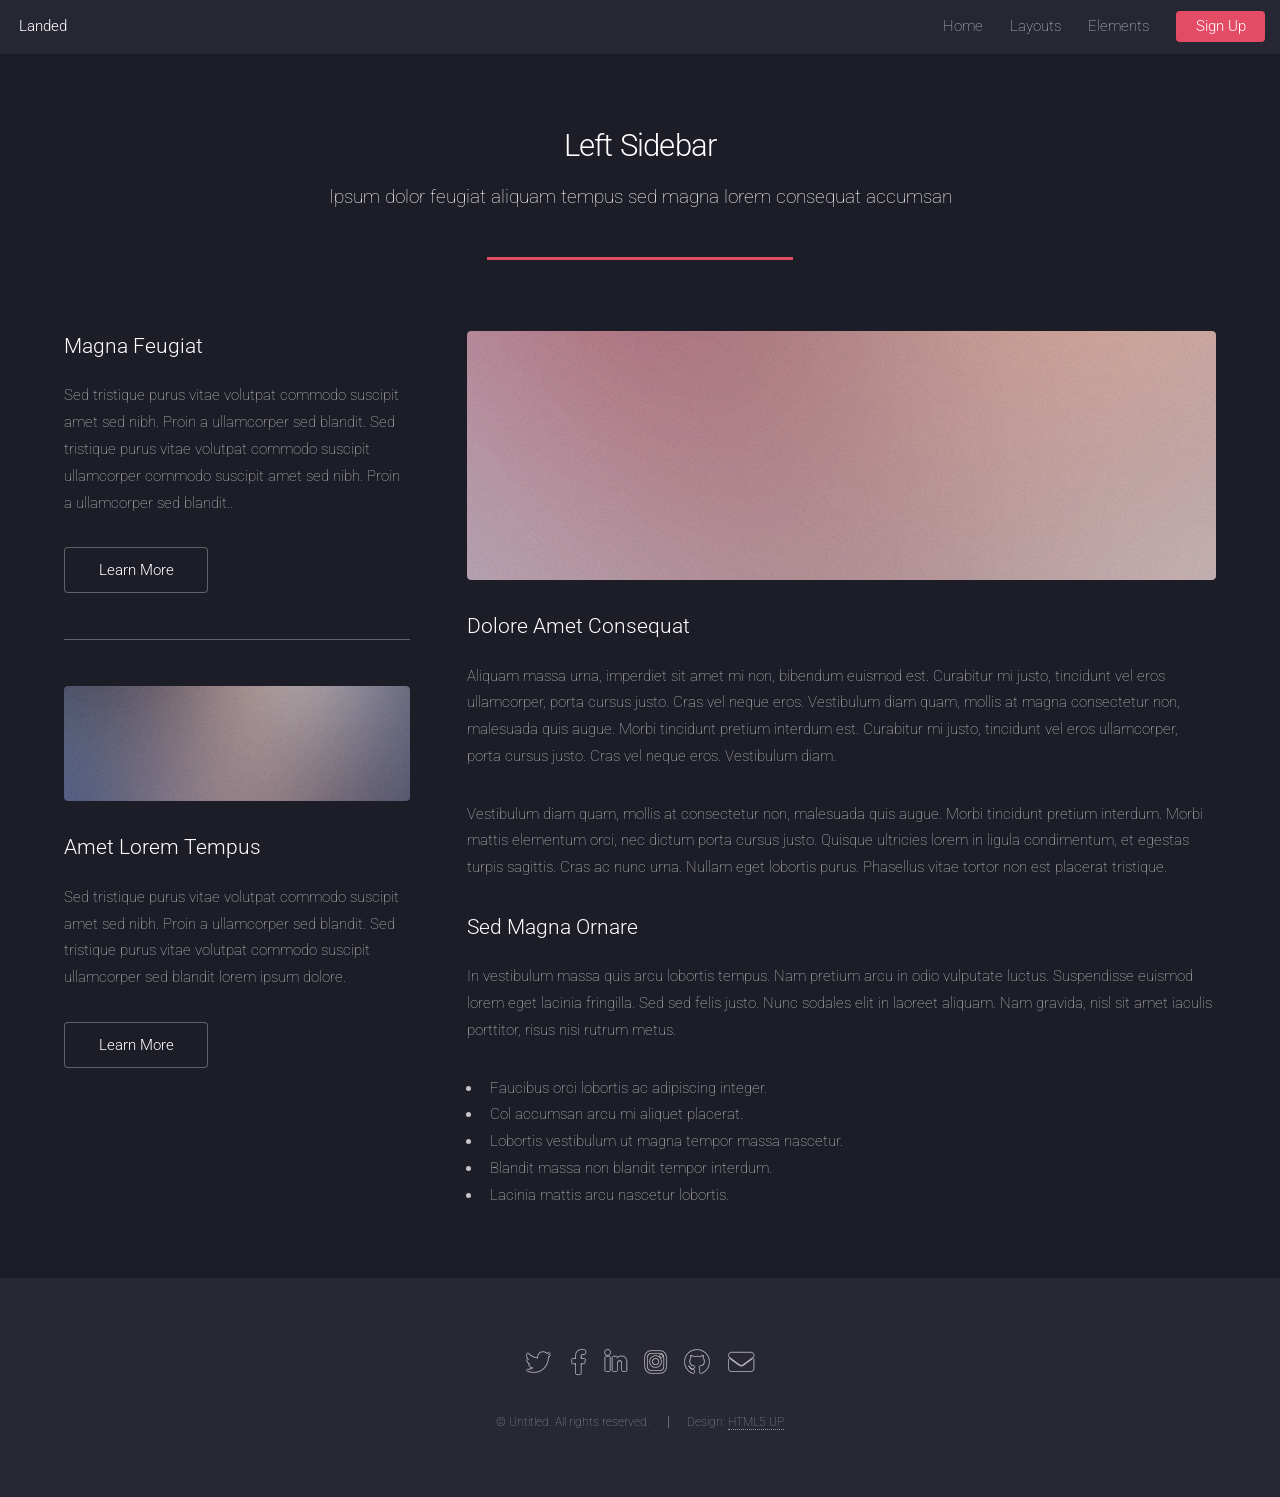
<file: left-sidebar.html>
<!DOCTYPE HTML>
<!--
	Landed by HTML5 UP
	html5up.net | @ajlkn
	Free for personal and commercial use under the CCA 3.0 license (html5up.net/license)
-->
<html>
	<head>
		<title>Left Sidebar - Landed by HTML5 UP</title>
		<meta charset="utf-8" />
		<meta name="viewport" content="width=device-width, initial-scale=1, user-scalable=no" />
		<link rel="stylesheet" href="assets/css/main.css" />
		<noscript><link rel="stylesheet" href="assets/css/noscript.css" /></noscript>
	</head>
	<body class="is-preload">
		<div id="page-wrapper">

			<!-- Header -->
				<header id="header">
					<h1 id="logo"><a href="index.html">Landed</a></h1>
					<nav id="nav">
						<ul>
							<li><a href="index.html">Home</a></li>
							<li>
								<a href="#">Layouts</a>
								<ul>
									<li><a href="left-sidebar.html">Left Sidebar</a></li>
									<li><a href="right-sidebar.html">Right Sidebar</a></li>
									<li><a href="no-sidebar.html">No Sidebar</a></li>
									<li>
										<a href="#">Submenu</a>
										<ul>
											<li><a href="#">Option 1</a></li>
											<li><a href="#">Option 2</a></li>
											<li><a href="#">Option 3</a></li>
											<li><a href="#">Option 4</a></li>
										</ul>
									</li>
								</ul>
							</li>
							<li><a href="elements.html">Elements</a></li>
							<li><a href="#" class="button primary">Sign Up</a></li>
						</ul>
					</nav>
				</header>

			<!-- Main -->
				<div id="main" class="wrapper style1">
					<div class="container">
						<header class="major">
							<h2>Left Sidebar</h2>
							<p>Ipsum dolor feugiat aliquam tempus sed magna lorem consequat accumsan</p>
						</header>
						<div class="row gtr-150">
							<div class="col-4 col-12-medium">

								<!-- Sidebar -->
									<section id="sidebar">
										<section>
											<h3>Magna Feugiat</h3>
											<p>Sed tristique purus vitae volutpat commodo suscipit amet sed nibh. Proin a ullamcorper sed blandit. Sed tristique purus vitae volutpat commodo suscipit ullamcorper commodo suscipit amet sed nibh. Proin a ullamcorper sed blandit..</p>
											<footer>
												<ul class="actions">
													<li><a href="#" class="button">Learn More</a></li>
												</ul>
											</footer>
										</section>
										<hr />
										<section>
											<a href="#" class="image fit"><img src="images/pic06.jpg" alt="" /></a>
											<h3>Amet Lorem Tempus</h3>
											<p>Sed tristique purus vitae volutpat commodo suscipit amet sed nibh. Proin a ullamcorper sed blandit. Sed tristique purus vitae volutpat commodo suscipit ullamcorper sed blandit lorem ipsum dolore.</p>
											<footer>
												<ul class="actions">
													<li><a href="#" class="button">Learn More</a></li>
												</ul>
											</footer>
										</section>
									</section>

							</div>
							<div class="col-8 col-12-medium imp-medium">

								<!-- Content -->
									<section id="content">
										<a href="#" class="image fit"><img src="images/pic05.jpg" alt="" /></a>
										<h3>Dolore Amet Consequat</h3>
										<p>Aliquam massa urna, imperdiet sit amet mi non, bibendum euismod est. Curabitur mi justo, tincidunt vel eros ullamcorper, porta cursus justo. Cras vel neque eros. Vestibulum diam quam, mollis at magna consectetur non, malesuada quis augue. Morbi tincidunt pretium interdum est. Curabitur mi justo, tincidunt vel eros ullamcorper, porta cursus justo. Cras vel neque eros. Vestibulum diam.</p>
										<p>Vestibulum diam quam, mollis at consectetur non, malesuada quis augue. Morbi tincidunt pretium interdum. Morbi mattis elementum orci, nec dictum porta cursus justo. Quisque ultricies lorem in ligula condimentum, et egestas turpis sagittis. Cras ac nunc urna. Nullam eget lobortis purus. Phasellus vitae tortor non est placerat tristique.</p>
										<h3>Sed Magna Ornare</h3>
										<p>In vestibulum massa quis arcu lobortis tempus. Nam pretium arcu in odio vulputate luctus. Suspendisse euismod lorem eget lacinia fringilla. Sed sed felis justo. Nunc sodales elit in laoreet aliquam. Nam gravida, nisl sit amet iaculis porttitor, risus nisi rutrum metus.</p>
										<ul>
											<li>Faucibus orci lobortis ac adipiscing integer.</li>
											<li>Col accumsan arcu mi aliquet placerat.</li>
											<li>Lobortis vestibulum ut magna tempor massa nascetur.</li>
											<li>Blandit massa non blandit tempor interdum.</li>
											<li>Lacinia mattis arcu nascetur lobortis.</li>
										</ul>
									</section>

							</div>
						</div>
					</div>
				</div>

			<!-- Footer -->
				<footer id="footer">
					<ul class="icons">
						<li><a href="#" class="icon brands alt fa-twitter"><span class="label">Twitter</span></a></li>
						<li><a href="#" class="icon brands alt fa-facebook-f"><span class="label">Facebook</span></a></li>
						<li><a href="#" class="icon brands alt fa-linkedin-in"><span class="label">LinkedIn</span></a></li>
						<li><a href="#" class="icon brands alt fa-instagram"><span class="label">Instagram</span></a></li>
						<li><a href="#" class="icon brands alt fa-github"><span class="label">GitHub</span></a></li>
						<li><a href="#" class="icon solid alt fa-envelope"><span class="label">Email</span></a></li>
					</ul>
					<ul class="copyright">
						<li>&copy; Untitled. All rights reserved.</li><li>Design: <a href="http://html5up.net">HTML5 UP</a></li>
					</ul>
				</footer>

		</div>

		<!-- Scripts -->
			<script src="assets/js/jquery.min.js"></script>
			<script src="assets/js/jquery.scrolly.min.js"></script>
			<script src="assets/js/jquery.dropotron.min.js"></script>
			<script src="assets/js/jquery.scrollex.min.js"></script>
			<script src="assets/js/browser.min.js"></script>
			<script src="assets/js/breakpoints.min.js"></script>
			<script src="assets/js/util.js"></script>
			<script src="assets/js/main.js"></script>

	</body>
</html>
</file>
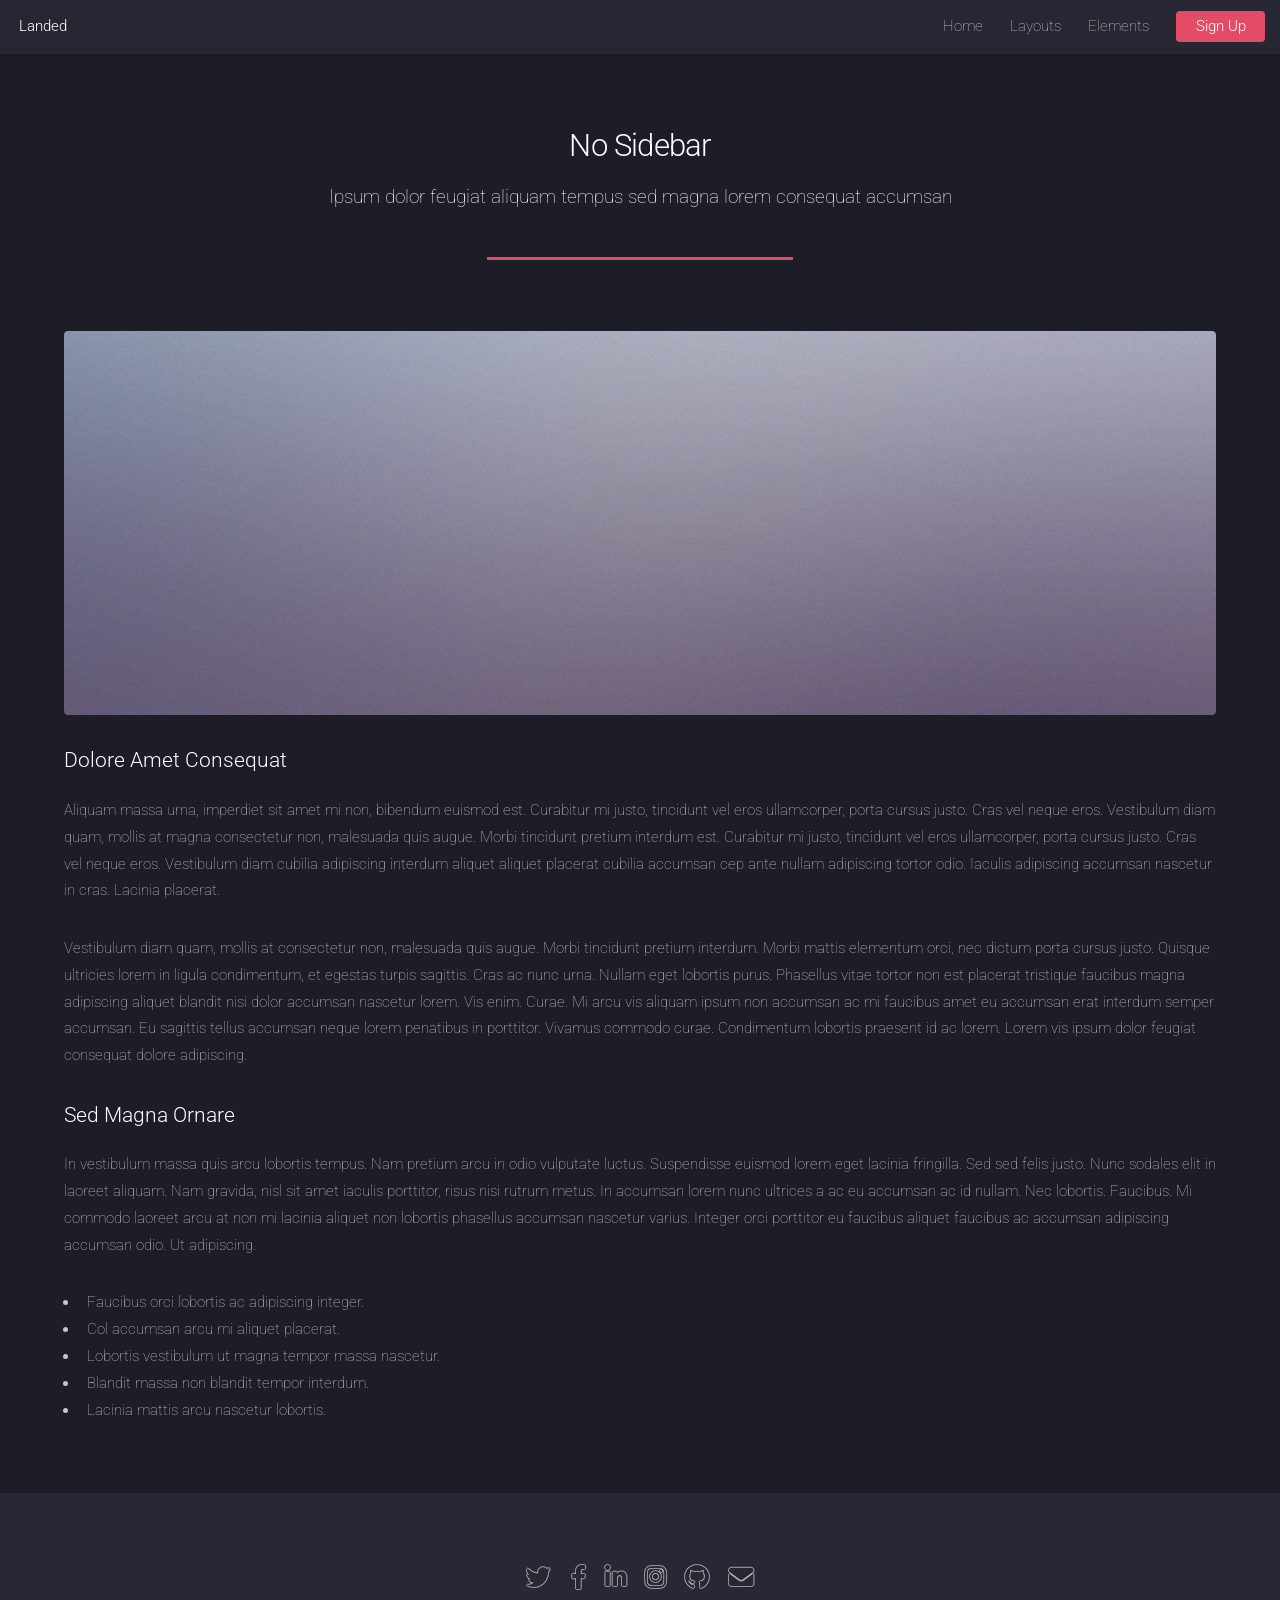
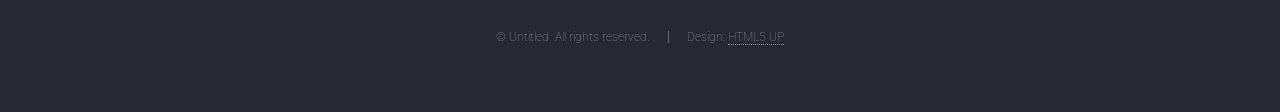
<file: no-sidebar.html>
<!DOCTYPE HTML>
<!--
	Landed by HTML5 UP
	html5up.net | @ajlkn
	Free for personal and commercial use under the CCA 3.0 license (html5up.net/license)
-->
<html>
	<head>
		<title>No Sidebar - Landed by HTML5 UP</title>
		<meta charset="utf-8" />
		<meta name="viewport" content="width=device-width, initial-scale=1, user-scalable=no" />
		<link rel="stylesheet" href="assets/css/main.css" />
		<noscript><link rel="stylesheet" href="assets/css/noscript.css" /></noscript>
	</head>
	<body class="is-preload">
		<div id="page-wrapper">

			<!-- Header -->
				<header id="header">
					<h1 id="logo"><a href="index.html">Landed</a></h1>
					<nav id="nav">
						<ul>
							<li><a href="index.html">Home</a></li>
							<li>
								<a href="#">Layouts</a>
								<ul>
									<li><a href="left-sidebar.html">Left Sidebar</a></li>
									<li><a href="right-sidebar.html">Right Sidebar</a></li>
									<li><a href="no-sidebar.html">No Sidebar</a></li>
									<li>
										<a href="#">Submenu</a>
										<ul>
											<li><a href="#">Option 1</a></li>
											<li><a href="#">Option 2</a></li>
											<li><a href="#">Option 3</a></li>
											<li><a href="#">Option 4</a></li>
										</ul>
									</li>
								</ul>
							</li>
							<li><a href="elements.html">Elements</a></li>
							<li><a href="#" class="button primary">Sign Up</a></li>
						</ul>
					</nav>
				</header>

			<!-- Main -->
				<div id="main" class="wrapper style1">
					<div class="container">
						<header class="major">
							<h2>No Sidebar</h2>
							<p>Ipsum dolor feugiat aliquam tempus sed magna lorem consequat accumsan</p>
						</header>

						<!-- Content -->
							<section id="content">
								<a href="#" class="image fit"><img src="images/pic07.jpg" alt="" /></a>
								<h3>Dolore Amet Consequat</h3>
								<p>Aliquam massa urna, imperdiet sit amet mi non, bibendum euismod est. Curabitur mi justo, tincidunt vel eros ullamcorper, porta cursus justo. Cras vel neque eros. Vestibulum diam quam, mollis at magna consectetur non, malesuada quis augue. Morbi tincidunt pretium interdum est. Curabitur mi justo, tincidunt vel eros ullamcorper, porta cursus justo. Cras vel neque eros. Vestibulum diam cubilia adipiscing interdum aliquet aliquet placerat cubilia accumsan cep ante nullam adipiscing tortor odio. Iaculis adipiscing accumsan nascetur in cras. Lacinia placerat.</p>
								<p>Vestibulum diam quam, mollis at consectetur non, malesuada quis augue. Morbi tincidunt pretium interdum. Morbi mattis elementum orci, nec dictum porta cursus justo. Quisque ultricies lorem in ligula condimentum, et egestas turpis sagittis. Cras ac nunc urna. Nullam eget lobortis purus. Phasellus vitae tortor non est placerat tristique faucibus magna adipiscing aliquet blandit nisi dolor accumsan nascetur lorem. Vis enim. Curae. Mi arcu vis aliquam ipsum non accumsan ac mi faucibus amet eu accumsan erat interdum semper accumsan. Eu sagittis tellus accumsan neque lorem penatibus in porttitor. Vivamus commodo curae. Condimentum lobortis praesent id ac lorem. Lorem vis ipsum dolor feugiat consequat dolore adipiscing.</p>
								<h3>Sed Magna Ornare</h3>
								<p>In vestibulum massa quis arcu lobortis tempus. Nam pretium arcu in odio vulputate luctus. Suspendisse euismod lorem eget lacinia fringilla. Sed sed felis justo. Nunc sodales elit in laoreet aliquam. Nam gravida, nisl sit amet iaculis porttitor, risus nisi rutrum metus. In accumsan lorem nunc ultrices a ac eu accumsan ac id nullam. Nec lobortis. Faucibus. Mi commodo laoreet arcu at non mi lacinia aliquet non lobortis phasellus accumsan nascetur varius. Integer orci porttitor eu faucibus aliquet faucibus ac accumsan adipiscing accumsan odio. Ut adipiscing.</p>
								<ul>
									<li>Faucibus orci lobortis ac adipiscing integer.</li>
									<li>Col accumsan arcu mi aliquet placerat.</li>
									<li>Lobortis vestibulum ut magna tempor massa nascetur.</li>
									<li>Blandit massa non blandit tempor interdum.</li>
									<li>Lacinia mattis arcu nascetur lobortis.</li>
								</ul>
							</section>

					</div>
				</div>

			<!-- Footer -->
				<footer id="footer">
					<ul class="icons">
						<li><a href="#" class="icon brands alt fa-twitter"><span class="label">Twitter</span></a></li>
						<li><a href="#" class="icon brands alt fa-facebook-f"><span class="label">Facebook</span></a></li>
						<li><a href="#" class="icon brands alt fa-linkedin-in"><span class="label">LinkedIn</span></a></li>
						<li><a href="#" class="icon brands alt fa-instagram"><span class="label">Instagram</span></a></li>
						<li><a href="#" class="icon brands alt fa-github"><span class="label">GitHub</span></a></li>
						<li><a href="#" class="icon solid alt fa-envelope"><span class="label">Email</span></a></li>
					</ul>
					<ul class="copyright">
						<li>&copy; Untitled. All rights reserved.</li><li>Design: <a href="http://html5up.net">HTML5 UP</a></li>
					</ul>
				</footer>

		</div>

		<!-- Scripts -->
			<script src="assets/js/jquery.min.js"></script>
			<script src="assets/js/jquery.scrolly.min.js"></script>
			<script src="assets/js/jquery.dropotron.min.js"></script>
			<script src="assets/js/jquery.scrollex.min.js"></script>
			<script src="assets/js/browser.min.js"></script>
			<script src="assets/js/breakpoints.min.js"></script>
			<script src="assets/js/util.js"></script>
			<script src="assets/js/main.js"></script>

	</body>
</html>
</file>
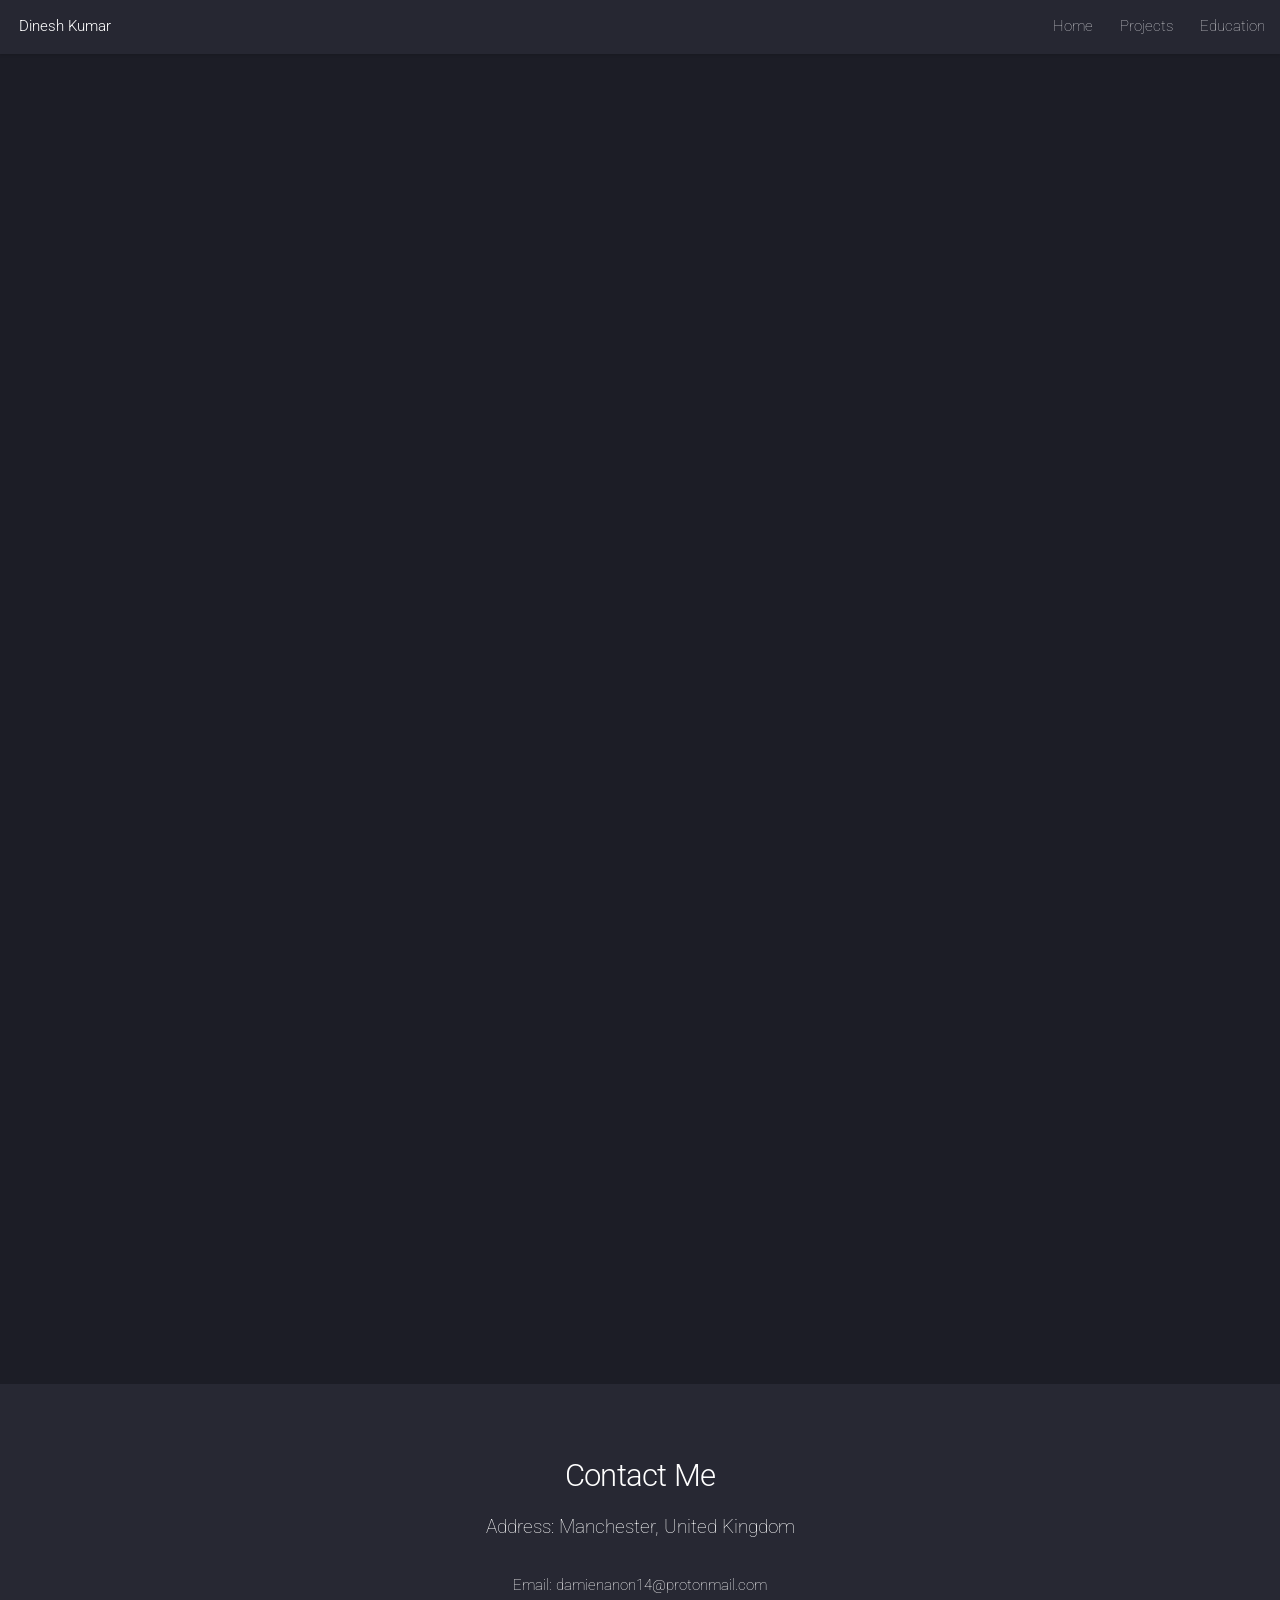
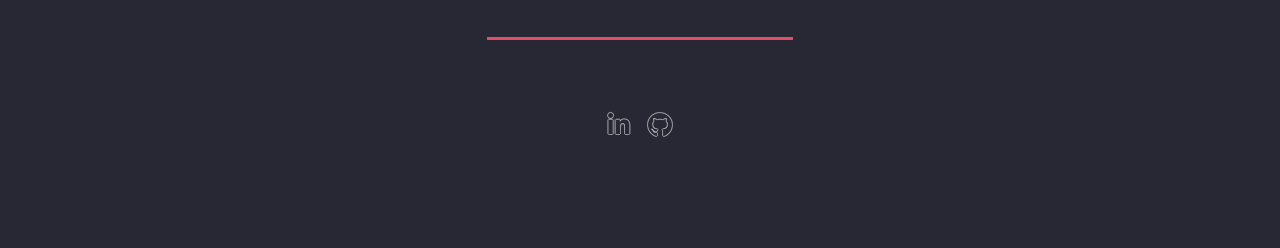
<file: Projects_page.html>
<!DOCTYPE HTML>
<!--
	Landed by HTML5 UP
	html5up.net | @ajlkn
	Free for personal and commercial use under the CCA 3.0 license (html5up.net/license)
-->
<html>
	<head>
		<title>Projects</title>
		<meta charset="utf-8" />
		<meta name="viewport" content="width=device-width, initial-scale=1, user-scalable=no" />
		<link rel="stylesheet" href="assets/css/main.css" />
		<noscript><link rel="stylesheet" href="assets/css/noscript.css" /></noscript>
	</head>
	<body class="is-preload">
		<div id="page-wrapper">

			<!-- Header -->
			<header id="header">
				<h1 id="logo"><a href="index.html">Dinesh Kumar</a></h1>
				<nav id="nav">
					<ul>
						<li><a href="index.html">Home</a></li>
						<li>
							<a href="Projects_page.html">Projects</a>
							<!--<ul>
								<li><a href="ddm.html">Credit risk assessment</a></li>
								<li><a href="right-sidebar.html">Right Sidebar</a></li>
								<li><a href="no-sidebar.html">No Sidebar</a></li>-->
								<!--<li>
						<a href="#">Education</a>-->
								<!--<ul>
							<li><a href="#">Option 1</a></li>
							<li><a href="#">Option 2</a></li>
							<li><a href="#">Option 3</a></li>
							<li><a href="#">Option 4</a></li>
						</ul>-->
								<!--</li>-->
							<!--</ul>-->
						</li>
						<!--<li><a href="elements.html">Elements</a></li>
				<li><a href="#" class="button primary">Sign Up</a></li>-->
						<li><a href="index.html#education">Education</a></li>
					</ul>
				</nav>
			</header>

		
			<!--Projects -->
			<section id="two" class="wrapper style3 special fade-up">
				<div class="container">
					<header class="major">
						<h2>Projects</h2>
					</header>
					<div class="box alt">
						<div class="row gtr-uniform">

							<!-- Data and Decision making-->
							<section class="col-4 col-6-medium col-12-xsmall">
								<img src="images/section-3.jpg" width="300" height="150" />

								<h3><a href="https://github.com/dineshkumar1495/data_and_decision_making/blob/main/Data_and_decision_making.pdf">Credit Risk Assessment for Loan Approval</a></h3>
								<p>Data-Driven Approaches to Financial Decision-Making</p>
								<p>
									In this project, I explored how data analytics and machine learning can improve credit risk assessment for loan approvals.
									Using Logistic Regression and K-Nearest Neighbors (KNN), I analyzed financial data, including credit scores, applicant income,
									and loan history, to predict loan approval outcomes.
									The study found that Logistic Regression performed better due to its interpretability and efficiency in handling structured financial data.
								</p>

							</section>

							<!-- Digital Marketing Analysis-->
							<section class="col-4 col-6-medium col-12-xsmall">
								<img src="images/dma-section.jpg" width="400" height="200" />
								<h3><a href="https://github.com/dineshkumar1495/digital_marketing_analytics/blob/main/Digital_marketing_analytics.pdf">Digital Marketing Analytics: Data-Driven Growth Strategies</a></h3>
								<p>
									This project analyzes digital marketing performance using Google Analytics 4 (GA4) to track traffic,
									engagement, and conversion rates for an e-commerce store. By examining organic search, paid ads, social media, and email marketing,
									I identified key trends that drive sales and user engagement. The insights led to strategic recommendations for conversion optimization,
									personalized marketing, and audience segmentation to boost revenue.
								</p>

							<!--Data Design management-->
							</section>
							<section class="col-4 col-6-medium col-12-xsmall">
								<img src="images/data-design.png" width="400" height="200" />

								<h3><a href="https://github.com/dineshkumar1495/data-design-management/blob/main/395493-BPG-DDT-Assessment.pdf">Data Design & Management for E-Commerce</a></h3>
								<p>
									This project focuses on efficient data management in e-commerce, utilizing relational databases, SQL implementation,
									and Power BI for real-time insights. It enhances scalability, security, and decision-making through advanced database strategies
									and analytics.
								</p>

							</section>

							<!--Data Security-->
							<section class="col-4 col-6-medium col-12-xsmall">
								<img src="images/cyber.jpg" width="400" height="200" />

								<h3><a href="https://github.com/dineshkumar1495/data-design-management/blob/main/395493-BPG-DDT-Assessment.pdf">Data Security & Cyber Risk Analysis</a></h3>
								<p>
									A comprehensive security assessment of a financial services firm, identifying risks like data breaches, phishing attacks,
									and insider threats. The project includes a Python-based encryption tool, multi-factor authentication system, 
									and secure password hashing methods. It also evaluates security best practices and proposes improvements based on the CIA Triad.
								</p>
							</section>



						</div>
					</div>
				</div>
			</section>

			<!-- Footer -->
			<footer id="footer">
				<header class="major">
					<h2>Contact Me</h2>
					<p>Address: Manchester, United Kingdom</p>
					<p>Email: damienanon14@protonmail.com</p>

				</header>
				<ul class="icons">
					<!--<li><a href="#" class="icon brands alt fa-twitter"><span class="label">Twitter</span></a></li>-->
					<!--<li><a href="#" class="icon brands alt fa-facebook-f"><span class="label">Facebook</span></a></li>-->
					<li><a href="https://www.linkedin.com/in/dinesh-ulaw-data-science/" class="icon brands alt fa-linkedin-in"><span class="label">LinkedIn</span></a></li>
					<!--<li><a href="#" class="icon brands alt fa-instagram"><span class="label">Instagram</span></a></li>-->
					<li><a href="https://github.com/dineshkumar1495?tab=repositories" class="icon brands alt fa-github"><span class="label">GitHub</span></a></li>
					<!--<li><a href="damienanon14@protonmail.com" class="icon solid alt fa-envelope"><span class="label">Email</span></a></li>-->
				</ul>

			</footer>

		</div>

						<!-- Scripts -->
						<script src="assets/js/jquery.min.js"></script>
						<script src="assets/js/jquery.scrolly.min.js"></script>
						<script src="assets/js/jquery.dropotron.min.js"></script>
						<script src="assets/js/jquery.scrollex.min.js"></script>
						<script src="assets/js/browser.min.js"></script>
						<script src="assets/js/breakpoints.min.js"></script>
						<script src="assets/js/util.js"></script>
						<script src="assets/js/main.js"></script>

</body>
</html>
</file>
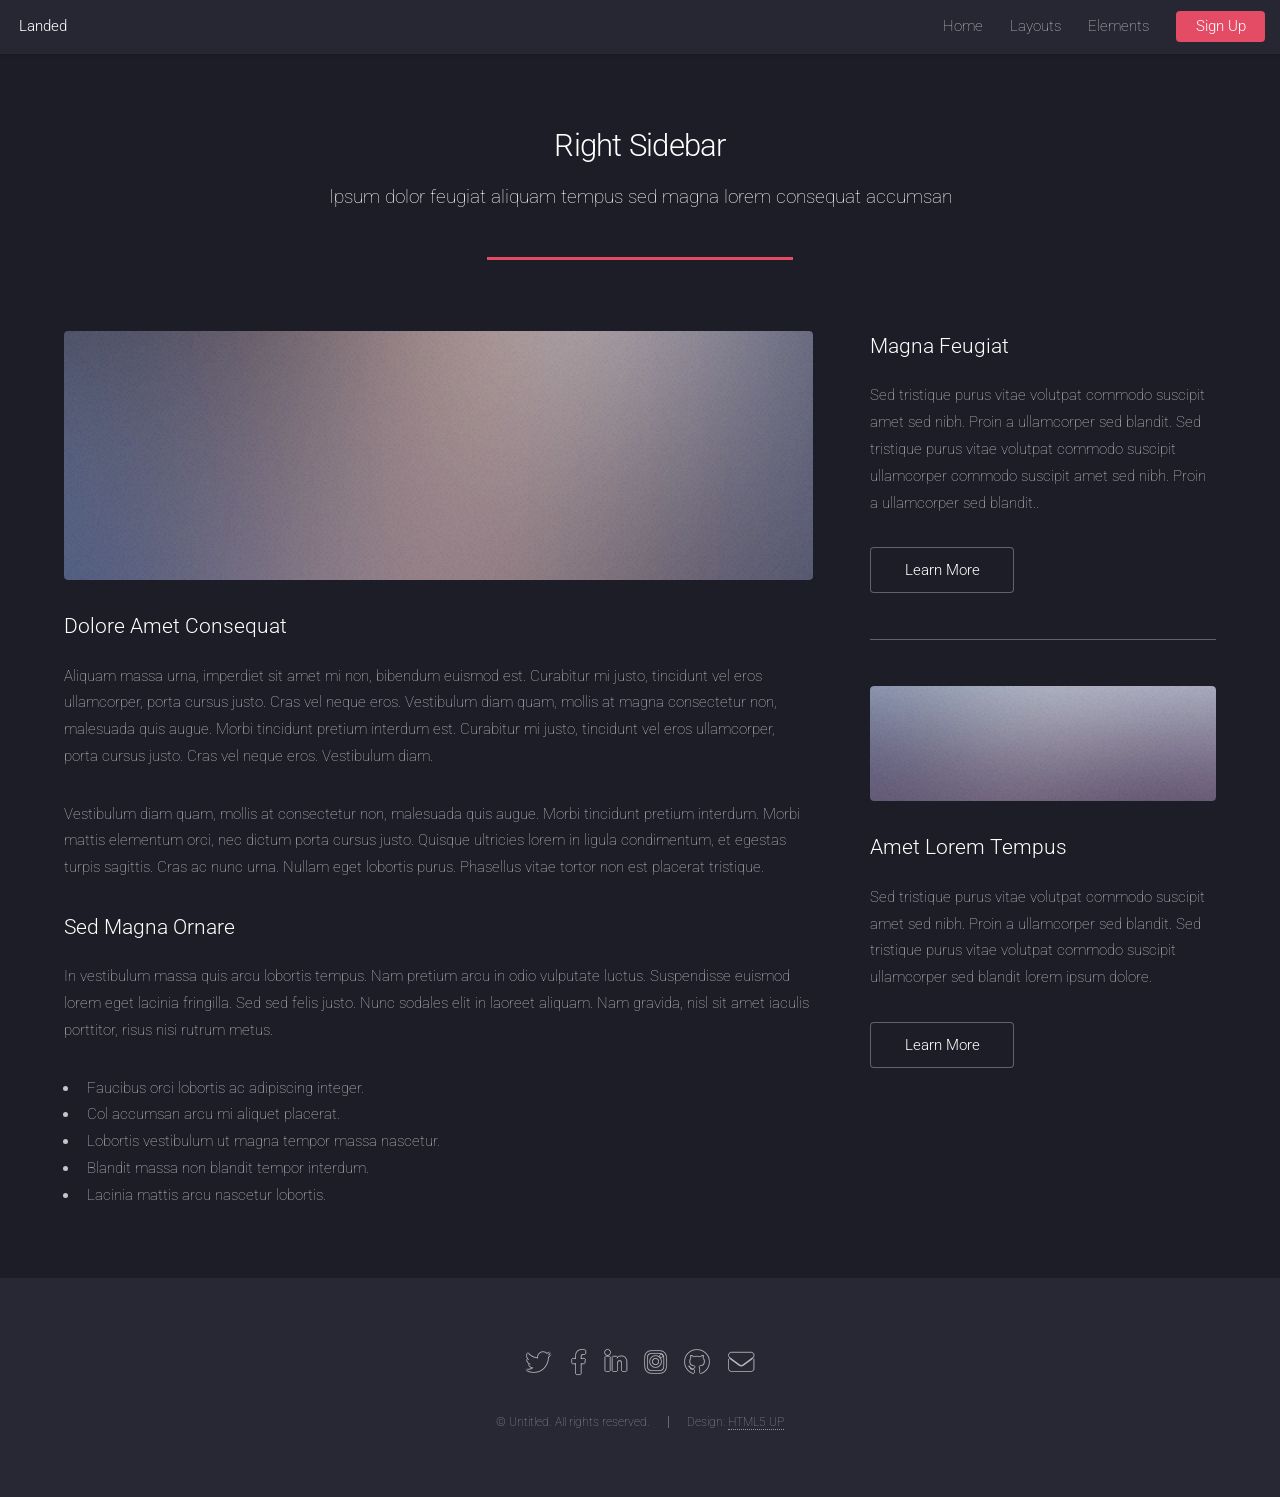
<file: right-sidebar.html>
<!DOCTYPE HTML>
<!--
	Landed by HTML5 UP
	html5up.net | @ajlkn
	Free for personal and commercial use under the CCA 3.0 license (html5up.net/license)
-->
<html>
	<head>
		<title>Right Sidebar - Landed by HTML5 UP</title>
		<meta charset="utf-8" />
		<meta name="viewport" content="width=device-width, initial-scale=1, user-scalable=no" />
		<link rel="stylesheet" href="assets/css/main.css" />
		<noscript><link rel="stylesheet" href="assets/css/noscript.css" /></noscript>
	</head>
	<body class="is-preload">
		<div id="page-wrapper">

			<!-- Header -->
				<header id="header">
					<h1 id="logo"><a href="index.html">Landed</a></h1>
					<nav id="nav">
						<ul>
							<li><a href="index.html">Home</a></li>
							<li>
								<a href="#">Layouts</a>
								<ul>
									<li><a href="left-sidebar.html">Left Sidebar</a></li>
									<li><a href="right-sidebar.html">Right Sidebar</a></li>
									<li><a href="no-sidebar.html">No Sidebar</a></li>
									<li>
										<a href="#">Submenu</a>
										<ul>
											<li><a href="#">Option 1</a></li>
											<li><a href="#">Option 2</a></li>
											<li><a href="#">Option 3</a></li>
											<li><a href="#">Option 4</a></li>
										</ul>
									</li>
								</ul>
							</li>
							<li><a href="elements.html">Elements</a></li>
							<li><a href="#" class="button primary">Sign Up</a></li>
						</ul>
					</nav>
				</header>

			<!-- Main -->
				<div id="main" class="wrapper style1">
					<div class="container">
						<header class="major">
							<h2>Right Sidebar</h2>
							<p>Ipsum dolor feugiat aliquam tempus sed magna lorem consequat accumsan</p>
						</header>
						<div class="row gtr-150">
							<div class="col-8 col-12-medium">

								<!-- Content -->
									<section id="content">
										<a href="#" class="image fit"><img src="images/pic06.jpg" alt="" /></a>
										<h3>Dolore Amet Consequat</h3>
										<p>Aliquam massa urna, imperdiet sit amet mi non, bibendum euismod est. Curabitur mi justo, tincidunt vel eros ullamcorper, porta cursus justo. Cras vel neque eros. Vestibulum diam quam, mollis at magna consectetur non, malesuada quis augue. Morbi tincidunt pretium interdum est. Curabitur mi justo, tincidunt vel eros ullamcorper, porta cursus justo. Cras vel neque eros. Vestibulum diam.</p>
										<p>Vestibulum diam quam, mollis at consectetur non, malesuada quis augue. Morbi tincidunt pretium interdum. Morbi mattis elementum orci, nec dictum porta cursus justo. Quisque ultricies lorem in ligula condimentum, et egestas turpis sagittis. Cras ac nunc urna. Nullam eget lobortis purus. Phasellus vitae tortor non est placerat tristique.</p>
										<h3>Sed Magna Ornare</h3>
										<p>In vestibulum massa quis arcu lobortis tempus. Nam pretium arcu in odio vulputate luctus. Suspendisse euismod lorem eget lacinia fringilla. Sed sed felis justo. Nunc sodales elit in laoreet aliquam. Nam gravida, nisl sit amet iaculis porttitor, risus nisi rutrum metus.</p>
										<ul>
											<li>Faucibus orci lobortis ac adipiscing integer.</li>
											<li>Col accumsan arcu mi aliquet placerat.</li>
											<li>Lobortis vestibulum ut magna tempor massa nascetur.</li>
											<li>Blandit massa non blandit tempor interdum.</li>
											<li>Lacinia mattis arcu nascetur lobortis.</li>
										</ul>
									</section>

							</div>
							<div class="col-4 col-12-medium">

								<!-- Sidebar -->
									<section id="sidebar">
										<section>
											<h3>Magna Feugiat</h3>
											<p>Sed tristique purus vitae volutpat commodo suscipit amet sed nibh. Proin a ullamcorper sed blandit. Sed tristique purus vitae volutpat commodo suscipit ullamcorper commodo suscipit amet sed nibh. Proin a ullamcorper sed blandit..</p>
											<footer>
												<ul class="actions">
													<li><a href="#" class="button">Learn More</a></li>
												</ul>
											</footer>
										</section>
										<hr />
										<section>
											<a href="#" class="image fit"><img src="images/pic07.jpg" alt="" /></a>
											<h3>Amet Lorem Tempus</h3>
											<p>Sed tristique purus vitae volutpat commodo suscipit amet sed nibh. Proin a ullamcorper sed blandit. Sed tristique purus vitae volutpat commodo suscipit ullamcorper sed blandit lorem ipsum dolore.</p>
											<footer>
												<ul class="actions">
													<li><a href="#" class="button">Learn More</a></li>
												</ul>
											</footer>
										</section>
									</section>

							</div>
						</div>
					</div>
				</div>

			<!-- Footer -->
				<footer id="footer">
					<ul class="icons">
						<li><a href="#" class="icon brands alt fa-twitter"><span class="label">Twitter</span></a></li>
						<li><a href="#" class="icon brands alt fa-facebook-f"><span class="label">Facebook</span></a></li>
						<li><a href="#" class="icon brands alt fa-linkedin-in"><span class="label">LinkedIn</span></a></li>
						<li><a href="#" class="icon brands alt fa-instagram"><span class="label">Instagram</span></a></li>
						<li><a href="#" class="icon brands alt fa-github"><span class="label">GitHub</span></a></li>
						<li><a href="#" class="icon solid alt fa-envelope"><span class="label">Email</span></a></li>
					</ul>
					<ul class="copyright">
						<li>&copy; Untitled. All rights reserved.</li><li>Design: <a href="http://html5up.net">HTML5 UP</a></li>
					</ul>
				</footer>

		</div>

		<!-- Scripts -->
			<script src="assets/js/jquery.min.js"></script>
			<script src="assets/js/jquery.scrolly.min.js"></script>
			<script src="assets/js/jquery.dropotron.min.js"></script>
			<script src="assets/js/jquery.scrollex.min.js"></script>
			<script src="assets/js/browser.min.js"></script>
			<script src="assets/js/breakpoints.min.js"></script>
			<script src="assets/js/util.js"></script>
			<script src="assets/js/main.js"></script>

	</body>
</html>
</file>
<file: assets/css/noscript.css>
/*
	Landed by HTML5 UP
	html5up.net | @ajlkn
	Free for personal and commercial use under the CCA 3.0 license (html5up.net/license)
*/

/* Loader */

	body.landing.is-preload:before {
		display: none;
	}

	body.landing.is-preload:after {
		display: none;
	}
</file>
<file: assets/css/main.css>
@import url("fontawesome-all.min.css");
@import url("https://fonts.googleapis.com/css?family=Roboto:100,300,100italic,300italic");

/*
	Landed by HTML5 UP
	html5up.net | @ajlkn
	Free for personal and commercial use under the CCA 3.0 license (html5up.net/license)
*/

html, body, div, span, applet, object,
iframe, h1, h2, h3, h4, h5, h6, p, blockquote,
pre, a, abbr, acronym, address, big, cite,
code, del, dfn, em, img, ins, kbd, q, s, samp,
small, strike, strong, sub, sup, tt, var, b,
u, i, center, dl, dt, dd, ol, ul, li, fieldset,
form, label, legend, table, caption, tbody,
tfoot, thead, tr, th, td, article, aside,
canvas, details, embed, figure, figcaption,
footer, header, hgroup, menu, nav, output, ruby,
section, summary, time, mark, audio, video {
	margin: 0;
	padding: 0;
	border: 0;
	font-size: 100%;
	font: inherit;
	vertical-align: baseline;}

article, aside, details, figcaption, figure,
footer, header, hgroup, menu, nav, section {
	display: block;}

body {
	line-height: 1;
}

ol, ul {
	list-style: none;
}

blockquote, q {
	quotes: none;
}

	blockquote:before, blockquote:after, q:before, q:after {
		content: '';
		content: none;
	}

table {
	border-collapse: collapse;
	border-spacing: 0;
}

body {
	-webkit-text-size-adjust: none;
}

mark {
	background-color: transparent;
	color: inherit;
}

input::-moz-focus-inner {
	border: 0;
	padding: 0;
}

input, select, textarea {
	-moz-appearance: none;
	-webkit-appearance: none;
	-ms-appearance: none;
	appearance: none;
}

/* Basic */

	html {
		box-sizing: border-box;
	}

	*, *:before, *:after {
		box-sizing: inherit;
	}

	html, body {
		background: #1c1d26;
	}

	body.is-preload *, body.is-preload *:before, body.is-preload *:after {
		-moz-animation: none !important;
		-webkit-animation: none !important;
		-ms-animation: none !important;
		animation: none !important;
		-moz-transition: none !important;
		-webkit-transition: none !important;
		-ms-transition: none !important;
		transition: none !important;
	}

	body, input, select, textarea {
		color: rgba(255, 255, 255, 0.75);
		font-family: "Roboto", Helvetica, sans-serif;
		font-size: 15pt;
		font-weight: 100;
		line-height: 1.75em;
	}

	a {
		-moz-transition: border-color 0.2s ease-in-out, color 0.2s ease-in-out;
		-webkit-transition: border-color 0.2s ease-in-out, color 0.2s ease-in-out;
		-ms-transition: border-color 0.2s ease-in-out, color 0.2s ease-in-out;
		transition: border-color 0.2s ease-in-out, color 0.2s ease-in-out;
		border-bottom: dotted 1px;
		color: #e44c65;
		text-decoration: none;
	}

		a:hover {
			color: #e44c65 !important;
			border-bottom-color: transparent;
		}

	strong, b {
		color: #ffffff;
		font-weight: 300;
	}

	em, i {
		font-style: italic;
	}

	p {
		margin: 0 0 2em 0;
	}

	h1, h2, h3, h4, h5, h6 {
		color: #ffffff;
		font-weight: 300;
		line-height: 1em;
		margin: 0 0 1em 0;
	}

		h1 a, h2 a, h3 a, h4 a, h5 a, h6 a {
			color: inherit;
			border: 0;
		}

	h2 {
		font-size: 2em;
		line-height: 1.5em;
		letter-spacing: -0.025em;
	}

	h3 {
		font-size: 1.35em;
		line-height: 1.5em;
	}

	h4 {
		font-size: 1.1em;
		line-height: 1.5em;
	}

	h5 {
		font-size: 0.9em;
		line-height: 1.5em;
	}

	h6 {
		font-size: 0.7em;
		line-height: 1.5em;
	}

	sub {
		font-size: 0.8em;
		position: relative;
		top: 0.5em;
	}

	sup {
		font-size: 0.8em;
		position: relative;
		top: -0.5em;
	}

	hr {
		border: 0;
		border-bottom: solid 1px rgba(255, 255, 255, 0.3);
		margin: 3em 0;
	}

		hr.major {
			margin: 4em 0;
		}

	blockquote {
		border-left: solid 4px rgba(255, 255, 255, 0.3);
		font-style: italic;
		margin: 0 0 2em 0;
		padding: 0.5em 0 0.5em 2em;
	}

	code {
		background: rgba(255, 255, 255, 0.075);
		border-radius: 4px;
		font-family: "Courier New", monospace;
		font-size: 0.9em;
		margin: 0 0.25em;
		padding: 0.25em 0.65em;
	}

	pre {
		-webkit-overflow-scrolling: touch;
		font-family: "Courier New", monospace;
		font-size: 0.9em;
		margin: 0 0 2em 0;
	}

		pre code {
			display: block;
			line-height: 1.75em;
			padding: 1em 1.5em;
			overflow-x: auto;
		}

	.align-left {
		text-align: left;
	}

	.align-center {
		text-align: center;
	}

	.align-right {
		text-align: right;
	}

/* Loader */

	@-moz-keyframes spinner-show {
		0% {
			opacity: 0;
		}

		100% {
			opacity: 1;
		}
	}

	@-webkit-keyframes spinner-show {
		0% {
			opacity: 0;
		}

		100% {
			opacity: 1;
		}
	}

	@-ms-keyframes spinner-show {
		0% {
			opacity: 0;
		}

		100% {
			opacity: 1;
		}
	}

	@keyframes spinner-show {
		0% {
			opacity: 0;
		}

		100% {
			opacity: 1;
		}
	}

	@-moz-keyframes spinner-hide {
		0% {
			color: rgba(255, 255, 255, 0.15);
			z-index: 100001;
			-moz-transform: scale(1) rotate(0deg);
			-webkit-transform: scale(1) rotate(0deg);
			-ms-transform: scale(1) rotate(0deg);
			transform: scale(1) rotate(0deg);
		}

		99% {
			color: #1c1d26;
			z-index: 100001;
			-moz-transform: scale(0.5) rotate(360deg);
			-webkit-transform: scale(0.5) rotate(360deg);
			-ms-transform: scale(0.5) rotate(360deg);
			transform: scale(0.5) rotate(360deg);
		}

		100% {
			color: #1c1d26;
			z-index: -1;
			-moz-transform: scale(0.5) rotate(360deg);
			-webkit-transform: scale(0.5) rotate(360deg);
			-ms-transform: scale(0.5) rotate(360deg);
			transform: scale(0.5) rotate(360deg);
		}
	}

	@-webkit-keyframes spinner-hide {
		0% {
			color: rgba(255, 255, 255, 0.15);
			z-index: 100001;
			-moz-transform: scale(1) rotate(0deg);
			-webkit-transform: scale(1) rotate(0deg);
			-ms-transform: scale(1) rotate(0deg);
			transform: scale(1) rotate(0deg);
		}

		99% {
			color: #1c1d26;
			z-index: 100001;
			-moz-transform: scale(0.5) rotate(360deg);
			-webkit-transform: scale(0.5) rotate(360deg);
			-ms-transform: scale(0.5) rotate(360deg);
			transform: scale(0.5) rotate(360deg);
		}

		100% {
			color: #1c1d26;
			z-index: -1;
			-moz-transform: scale(0.5) rotate(360deg);
			-webkit-transform: scale(0.5) rotate(360deg);
			-ms-transform: scale(0.5) rotate(360deg);
			transform: scale(0.5) rotate(360deg);
		}
	}

	@-ms-keyframes spinner-hide {
		0% {
			color: rgba(255, 255, 255, 0.15);
			z-index: 100001;
			-moz-transform: scale(1) rotate(0deg);
			-webkit-transform: scale(1) rotate(0deg);
			-ms-transform: scale(1) rotate(0deg);
			transform: scale(1) rotate(0deg);
		}

		99% {
			color: #1c1d26;
			z-index: 100001;
			-moz-transform: scale(0.5) rotate(360deg);
			-webkit-transform: scale(0.5) rotate(360deg);
			-ms-transform: scale(0.5) rotate(360deg);
			transform: scale(0.5) rotate(360deg);
		}

		100% {
			color: #1c1d26;
			z-index: -1;
			-moz-transform: scale(0.5) rotate(360deg);
			-webkit-transform: scale(0.5) rotate(360deg);
			-ms-transform: scale(0.5) rotate(360deg);
			transform: scale(0.5) rotate(360deg);
		}
	}

	@keyframes spinner-hide {
		0% {
			color: rgba(255, 255, 255, 0.15);
			z-index: 100001;
			-moz-transform: scale(1) rotate(0deg);
			-webkit-transform: scale(1) rotate(0deg);
			-ms-transform: scale(1) rotate(0deg);
			transform: scale(1) rotate(0deg);
		}

		99% {
			color: #1c1d26;
			z-index: 100001;
			-moz-transform: scale(0.5) rotate(360deg);
			-webkit-transform: scale(0.5) rotate(360deg);
			-ms-transform: scale(0.5) rotate(360deg);
			transform: scale(0.5) rotate(360deg);
		}

		100% {
			color: #1c1d26;
			z-index: -1;
			-moz-transform: scale(0.5) rotate(360deg);
			-webkit-transform: scale(0.5) rotate(360deg);
			-ms-transform: scale(0.5) rotate(360deg);
			transform: scale(0.5) rotate(360deg);
		}
	}

	@-moz-keyframes spinner-rotate {
		0% {
			-moz-transform: scale(1) rotate(0deg);
			-webkit-transform: scale(1) rotate(0deg);
			-ms-transform: scale(1) rotate(0deg);
			transform: scale(1) rotate(0deg);
		}

		100% {
			-moz-transform: scale(1) rotate(360deg);
			-webkit-transform: scale(1) rotate(360deg);
			-ms-transform: scale(1) rotate(360deg);
			transform: scale(1) rotate(360deg);
		}
	}

	@-webkit-keyframes spinner-rotate {
		0% {
			-moz-transform: scale(1) rotate(0deg);
			-webkit-transform: scale(1) rotate(0deg);
			-ms-transform: scale(1) rotate(0deg);
			transform: scale(1) rotate(0deg);
		}

		100% {
			-moz-transform: scale(1) rotate(360deg);
			-webkit-transform: scale(1) rotate(360deg);
			-ms-transform: scale(1) rotate(360deg);
			transform: scale(1) rotate(360deg);
		}
	}

	@-ms-keyframes spinner-rotate {
		0% {
			-moz-transform: scale(1) rotate(0deg);
			-webkit-transform: scale(1) rotate(0deg);
			-ms-transform: scale(1) rotate(0deg);
			transform: scale(1) rotate(0deg);
		}

		100% {
			-moz-transform: scale(1) rotate(360deg);
			-webkit-transform: scale(1) rotate(360deg);
			-ms-transform: scale(1) rotate(360deg);
			transform: scale(1) rotate(360deg);
		}
	}

	@keyframes spinner-rotate {
		0% {
			-moz-transform: scale(1) rotate(0deg);
			-webkit-transform: scale(1) rotate(0deg);
			-ms-transform: scale(1) rotate(0deg);
			transform: scale(1) rotate(0deg);
		}

		100% {
			-moz-transform: scale(1) rotate(360deg);
			-webkit-transform: scale(1) rotate(360deg);
			-ms-transform: scale(1) rotate(360deg);
			transform: scale(1) rotate(360deg);
		}
	}

	@-moz-keyframes overlay-hide {
		0% {
			opacity: 1;
			z-index: 100000;
		}

		15% {
			opacity: 1;
			z-index: 100000;
		}

		99% {
			opacity: 0;
			z-index: 100000;
		}

		100% {
			opacity: 0;
			z-index: -1;
		}
	}

	@-webkit-keyframes overlay-hide {
		0% {
			opacity: 1;
			z-index: 100000;
		}

		15% {
			opacity: 1;
			z-index: 100000;
		}

		99% {
			opacity: 0;
			z-index: 100000;
		}

		100% {
			opacity: 0;
			z-index: -1;
		}
	}

	@-ms-keyframes overlay-hide {
		0% {
			opacity: 1;
			z-index: 100000;
		}

		15% {
			opacity: 1;
			z-index: 100000;
		}

		99% {
			opacity: 0;
			z-index: 100000;
		}

		100% {
			opacity: 0;
			z-index: -1;
		}
	}

	@keyframes overlay-hide {
		0% {
			opacity: 1;
			z-index: 100000;
		}

		15% {
			opacity: 1;
			z-index: 100000;
		}

		99% {
			opacity: 0;
			z-index: 100000;
		}

		100% {
			opacity: 0;
			z-index: -1;
		}
	}

	body.landing {
		text-decoration: none;
	}

		body.landing:before {
			-moz-osx-font-smoothing: grayscale;
			-webkit-font-smoothing: antialiased;
			display: inline-block;
			font-style: normal;
			font-variant: normal;
			text-rendering: auto;
			line-height: 1;
			text-transform: none !important;
			font-family: 'Font Awesome 5 Free';
			font-weight: 900;
		}

		body.landing:before {
			-moz-animation: spinner-show 1.5s 1 0.25s ease forwards, spinner-hide 0.25s ease-in-out forwards !important;
			-webkit-animation: spinner-show 1.5s 1 0.25s ease forwards, spinner-hide 0.25s ease-in-out forwards !important;
			-ms-animation: spinner-show 1.5s 1 0.25s ease forwards, spinner-hide 0.25s ease-in-out forwards !important;
			animation: spinner-show 1.5s 1 0.25s ease forwards, spinner-hide 0.25s ease-in-out forwards !important;
			-moz-transform-origin: 50% 50%;
			-webkit-transform-origin: 50% 50%;
			-ms-transform-origin: 50% 50%;
			transform-origin: 50% 50%;
			color: rgba(255, 255, 255, 0.15);
			content: '\f1ce';
			cursor: default;
			display: block;
			font-size: 2em;
			height: 2em;
			left: 50%;
			line-height: 2em;
			margin: -1em 0 0 -1em;
			opacity: 0;
			position: fixed;
			text-align: center;
			top: 50%;
			width: 2em;
			z-index: -1;
		}

		body.landing:after {
			-moz-animation: overlay-hide 1.5s ease-in forwards !important;
			-webkit-animation: overlay-hide 1.5s ease-in forwards !important;
			-ms-animation: overlay-hide 1.5s ease-in forwards !important;
			animation: overlay-hide 1.5s ease-in forwards !important;
			background: #1c1d26;
			content: '';
			display: block;
			height: 100%;
			left: 0;
			opacity: 0;
			position: fixed;
			top: 0;
			width: 100%;
			z-index: -1;
		}

		body.landing.is-preload:before {
			-moz-animation: spinner-show 1.5s 1 0.25s ease forwards, spinner-rotate 0.75s infinite linear !important;
			-webkit-animation: spinner-show 1.5s 1 0.25s ease forwards, spinner-rotate 0.75s infinite linear !important;
			-ms-animation: spinner-show 1.5s 1 0.25s ease forwards, spinner-rotate 0.75s infinite linear !important;
			animation: spinner-show 1.5s 1 0.25s ease forwards, spinner-rotate 0.75s infinite linear !important;
			z-index: 100001;
		}

		body.landing.is-preload:after {
			-moz-animation: none !important;
			-webkit-animation: none !important;
			-ms-animation: none !important;
			animation: none !important;
			opacity: 1;
			z-index: 100000;
		}

	@media (-webkit-min-device-pixel-ratio: 2) {

		body.landing:before {
			line-height: 2.025em;
		}

	}

/* Container */

	.container {
		margin: 0 auto;
		max-width: calc(100% - 4em);
		width: 70em;
	}

		.container.xsmall {
			width: 17.5em;
		}

		.container.small {
			width: 35em;
		}

		.container.medium {
			width: 52.5em;
		}

		.container.large {
			width: 87.5em;
		}

		.container.xlarge {
			width: 105em;
		}

		.container.max {
			width: 100%;
		}

		@media screen and (max-width: 1280px) {

			.container {
				width: 90%;
				max-width: 100%;
			}

		}

		@media screen and (max-width: 980px) {

			.container {
				width: 100% !important;
			}

		}

/* Row */

	.row {
		display: flex;
		flex-wrap: wrap;
		box-sizing: border-box;
		align-items: stretch;
	}

		.row > * {
			box-sizing: border-box;
		}

		.row.gtr-uniform > * > :last-child {
			margin-bottom: 0;
		}

		.row.aln-left {
			justify-content: flex-start;
		}

		.row.aln-center {
			justify-content: center;
		}

		.row.aln-right {
			justify-content: flex-end;
		}

		.row.aln-top {
			align-items: flex-start;
		}

		.row.aln-middle {
			align-items: center;
		}

		.row.aln-bottom {
			align-items: flex-end;
		}

		.row > .imp {
			order: -1;
		}

		.row > .col-1 {
			width: 8.33333%;
		}

		.row > .off-1 {
			margin-left: 8.33333%;
		}

		.row > .col-2 {
			width: 16.66667%;
		}

		.row > .off-2 {
			margin-left: 16.66667%;
		}

		.row > .col-3 {
			width: 25%;
		}

		.row > .off-3 {
			margin-left: 25%;
		}

		.row > .col-4 {
			width: 33.33333%;
		}

		.row > .off-4 {
			margin-left: 33.33333%;
		}

		.row > .col-5 {
			width: 41.66667%;
		}

		.row > .off-5 {
			margin-left: 41.66667%;
		}

		.row > .col-6 {
			width: 50%;
		}

		.row > .off-6 {
			margin-left: 50%;
		}

		.row > .col-7 {
			width: 58.33333%;
		}

		.row > .off-7 {
			margin-left: 58.33333%;
		}

		.row > .col-8 {
			width: 66.66667%;
		}

		.row > .off-8 {
			margin-left: 66.66667%;
		}

		.row > .col-9 {
			width: 75%;
		}

		.row > .off-9 {
			margin-left: 75%;
		}

		.row > .col-10 {
			width: 83.33333%;
		}

		.row > .off-10 {
			margin-left: 83.33333%;
		}

		.row > .col-11 {
			width: 91.66667%;
		}

		.row > .off-11 {
			margin-left: 91.66667%;
		}

		.row > .col-12 {
			width: 100%;
		}

		.row > .off-12 {
			margin-left: 100%;
		}

		.row.gtr-0 {
			margin-top: 0;
			margin-left: 0em;
		}

			.row.gtr-0 > * {
				padding: 0 0 0 0em;
			}

			.row.gtr-0.gtr-uniform {
				margin-top: 0em;
			}

				.row.gtr-0.gtr-uniform > * {
					padding-top: 0em;
				}

		.row.gtr-25 {
			margin-top: 0;
			margin-left: -0.625em;
		}

			.row.gtr-25 > * {
				padding: 0 0 0 0.625em;
			}

			.row.gtr-25.gtr-uniform {
				margin-top: -0.625em;
			}

				.row.gtr-25.gtr-uniform > * {
					padding-top: 0.625em;
				}

		.row.gtr-50 {
			margin-top: 0;
			margin-left: -1.25em;
		}

			.row.gtr-50 > * {
				padding: 0 0 0 1.25em;
			}

			.row.gtr-50.gtr-uniform {
				margin-top: -1.25em;
			}

				.row.gtr-50.gtr-uniform > * {
					padding-top: 1.25em;
				}

		.row {
			margin-top: 0;
			margin-left: -2.5em;
		}

			.row > * {
				padding: 0 0 0 2.5em;
			}

			.row.gtr-uniform {
				margin-top: -2.5em;
			}

				.row.gtr-uniform > * {
					padding-top: 2.5em;
				}

		.row.gtr-150 {
			margin-top: 0;
			margin-left: -3.75em;
		}

			.row.gtr-150 > * {
				padding: 0 0 0 3.75em;
			}

			.row.gtr-150.gtr-uniform {
				margin-top: -3.75em;
			}

				.row.gtr-150.gtr-uniform > * {
					padding-top: 3.75em;
				}

		.row.gtr-200 {
			margin-top: 0;
			margin-left: -5em;
		}

			.row.gtr-200 > * {
				padding: 0 0 0 5em;
			}

			.row.gtr-200.gtr-uniform {
				margin-top: -5em;
			}

				.row.gtr-200.gtr-uniform > * {
					padding-top: 5em;
				}

		@media screen and (max-width: 1680px) {

			.row {
				display: flex;
				flex-wrap: wrap;
				box-sizing: border-box;
				align-items: stretch;
			}

				.row > * {
					box-sizing: border-box;
				}

				.row.gtr-uniform > * > :last-child {
					margin-bottom: 0;
				}

				.row.aln-left {
					justify-content: flex-start;
				}

				.row.aln-center {
					justify-content: center;
				}

				.row.aln-right {
					justify-content: flex-end;
				}

				.row.aln-top {
					align-items: flex-start;
				}

				.row.aln-middle {
					align-items: center;
				}

				.row.aln-bottom {
					align-items: flex-end;
				}

				.row > .imp-xlarge {
					order: -1;
				}

				.row > .col-1-xlarge {
					width: 8.33333%;
				}

				.row > .off-1-xlarge {
					margin-left: 8.33333%;
				}

				.row > .col-2-xlarge {
					width: 16.66667%;
				}

				.row > .off-2-xlarge {
					margin-left: 16.66667%;
				}

				.row > .col-3-xlarge {
					width: 25%;
				}

				.row > .off-3-xlarge {
					margin-left: 25%;
				}

				.row > .col-4-xlarge {
					width: 33.33333%;
				}

				.row > .off-4-xlarge {
					margin-left: 33.33333%;
				}

				.row > .col-5-xlarge {
					width: 41.66667%;
				}

				.row > .off-5-xlarge {
					margin-left: 41.66667%;
				}

				.row > .col-6-xlarge {
					width: 50%;
				}

				.row > .off-6-xlarge {
					margin-left: 50%;
				}

				.row > .col-7-xlarge {
					width: 58.33333%;
				}

				.row > .off-7-xlarge {
					margin-left: 58.33333%;
				}

				.row > .col-8-xlarge {
					width: 66.66667%;
				}

				.row > .off-8-xlarge {
					margin-left: 66.66667%;
				}

				.row > .col-9-xlarge {
					width: 75%;
				}

				.row > .off-9-xlarge {
					margin-left: 75%;
				}

				.row > .col-10-xlarge {
					width: 83.33333%;
				}

				.row > .off-10-xlarge {
					margin-left: 83.33333%;
				}

				.row > .col-11-xlarge {
					width: 91.66667%;
				}

				.row > .off-11-xlarge {
					margin-left: 91.66667%;
				}

				.row > .col-12-xlarge {
					width: 100%;
				}

				.row > .off-12-xlarge {
					margin-left: 100%;
				}

				.row.gtr-0 {
					margin-top: 0;
					margin-left: 0em;
				}

					.row.gtr-0 > * {
						padding: 0 0 0 0em;
					}

					.row.gtr-0.gtr-uniform {
						margin-top: 0em;
					}

						.row.gtr-0.gtr-uniform > * {
							padding-top: 0em;
						}

				.row.gtr-25 {
					margin-top: 0;
					margin-left: -0.625em;
				}

					.row.gtr-25 > * {
						padding: 0 0 0 0.625em;
					}

					.row.gtr-25.gtr-uniform {
						margin-top: -0.625em;
					}

						.row.gtr-25.gtr-uniform > * {
							padding-top: 0.625em;
						}

				.row.gtr-50 {
					margin-top: 0;
					margin-left: -1.25em;
				}

					.row.gtr-50 > * {
						padding: 0 0 0 1.25em;
					}

					.row.gtr-50.gtr-uniform {
						margin-top: -1.25em;
					}

						.row.gtr-50.gtr-uniform > * {
							padding-top: 1.25em;
						}

				.row {
					margin-top: 0;
					margin-left: -2.5em;
				}

					.row > * {
						padding: 0 0 0 2.5em;
					}

					.row.gtr-uniform {
						margin-top: -2.5em;
					}

						.row.gtr-uniform > * {
							padding-top: 2.5em;
						}

				.row.gtr-150 {
					margin-top: 0;
					margin-left: -3.75em;
				}

					.row.gtr-150 > * {
						padding: 0 0 0 3.75em;
					}

					.row.gtr-150.gtr-uniform {
						margin-top: -3.75em;
					}

						.row.gtr-150.gtr-uniform > * {
							padding-top: 3.75em;
						}

				.row.gtr-200 {
					margin-top: 0;
					margin-left: -5em;
				}

					.row.gtr-200 > * {
						padding: 0 0 0 5em;
					}

					.row.gtr-200.gtr-uniform {
						margin-top: -5em;
					}

						.row.gtr-200.gtr-uniform > * {
							padding-top: 5em;
						}

		}

		@media screen and (max-width: 1280px) {

			.row {
				display: flex;
				flex-wrap: wrap;
				box-sizing: border-box;
				align-items: stretch;
			}

				.row > * {
					box-sizing: border-box;
				}

				.row.gtr-uniform > * > :last-child {
					margin-bottom: 0;
				}

				.row.aln-left {
					justify-content: flex-start;
				}

				.row.aln-center {
					justify-content: center;
				}

				.row.aln-right {
					justify-content: flex-end;
				}

				.row.aln-top {
					align-items: flex-start;
				}

				.row.aln-middle {
					align-items: center;
				}

				.row.aln-bottom {
					align-items: flex-end;
				}

				.row > .imp-large {
					order: -1;
				}

				.row > .col-1-large {
					width: 8.33333%;
				}

				.row > .off-1-large {
					margin-left: 8.33333%;
				}

				.row > .col-2-large {
					width: 16.66667%;
				}

				.row > .off-2-large {
					margin-left: 16.66667%;
				}

				.row > .col-3-large {
					width: 25%;
				}

				.row > .off-3-large {
					margin-left: 25%;
				}

				.row > .col-4-large {
					width: 33.33333%;
				}

				.row > .off-4-large {
					margin-left: 33.33333%;
				}

				.row > .col-5-large {
					width: 41.66667%;
				}

				.row > .off-5-large {
					margin-left: 41.66667%;
				}

				.row > .col-6-large {
					width: 50%;
				}

				.row > .off-6-large {
					margin-left: 50%;
				}

				.row > .col-7-large {
					width: 58.33333%;
				}

				.row > .off-7-large {
					margin-left: 58.33333%;
				}

				.row > .col-8-large {
					width: 66.66667%;
				}

				.row > .off-8-large {
					margin-left: 66.66667%;
				}

				.row > .col-9-large {
					width: 75%;
				}

				.row > .off-9-large {
					margin-left: 75%;
				}

				.row > .col-10-large {
					width: 83.33333%;
				}

				.row > .off-10-large {
					margin-left: 83.33333%;
				}

				.row > .col-11-large {
					width: 91.66667%;
				}

				.row > .off-11-large {
					margin-left: 91.66667%;
				}

				.row > .col-12-large {
					width: 100%;
				}

				.row > .off-12-large {
					margin-left: 100%;
				}

				.row.gtr-0 {
					margin-top: 0;
					margin-left: 0em;
				}

					.row.gtr-0 > * {
						padding: 0 0 0 0em;
					}

					.row.gtr-0.gtr-uniform {
						margin-top: 0em;
					}

						.row.gtr-0.gtr-uniform > * {
							padding-top: 0em;
						}

				.row.gtr-25 {
					margin-top: 0;
					margin-left: -0.625em;
				}

					.row.gtr-25 > * {
						padding: 0 0 0 0.625em;
					}

					.row.gtr-25.gtr-uniform {
						margin-top: -0.625em;
					}

						.row.gtr-25.gtr-uniform > * {
							padding-top: 0.625em;
						}

				.row.gtr-50 {
					margin-top: 0;
					margin-left: -1.25em;
				}

					.row.gtr-50 > * {
						padding: 0 0 0 1.25em;
					}

					.row.gtr-50.gtr-uniform {
						margin-top: -1.25em;
					}

						.row.gtr-50.gtr-uniform > * {
							padding-top: 1.25em;
						}

				.row {
					margin-top: 0;
					margin-left: -2.5em;
				}

					.row > * {
						padding: 0 0 0 2.5em;
					}

					.row.gtr-uniform {
						margin-top: -2.5em;
					}

						.row.gtr-uniform > * {
							padding-top: 2.5em;
						}

				.row.gtr-150 {
					margin-top: 0;
					margin-left: -3.75em;
				}

					.row.gtr-150 > * {
						padding: 0 0 0 3.75em;
					}

					.row.gtr-150.gtr-uniform {
						margin-top: -3.75em;
					}

						.row.gtr-150.gtr-uniform > * {
							padding-top: 3.75em;
						}

				.row.gtr-200 {
					margin-top: 0;
					margin-left: -5em;
				}

					.row.gtr-200 > * {
						padding: 0 0 0 5em;
					}

					.row.gtr-200.gtr-uniform {
						margin-top: -5em;
					}

						.row.gtr-200.gtr-uniform > * {
							padding-top: 5em;
						}

		}

		@media screen and (max-width: 980px) {

			.row {
				display: flex;
				flex-wrap: wrap;
				box-sizing: border-box;
				align-items: stretch;
			}

				.row > * {
					box-sizing: border-box;
				}

				.row.gtr-uniform > * > :last-child {
					margin-bottom: 0;
				}

				.row.aln-left {
					justify-content: flex-start;
				}

				.row.aln-center {
					justify-content: center;
				}

				.row.aln-right {
					justify-content: flex-end;
				}

				.row.aln-top {
					align-items: flex-start;
				}

				.row.aln-middle {
					align-items: center;
				}

				.row.aln-bottom {
					align-items: flex-end;
				}

				.row > .imp-medium {
					order: -1;
				}

				.row > .col-1-medium {
					width: 8.33333%;
				}

				.row > .off-1-medium {
					margin-left: 8.33333%;
				}

				.row > .col-2-medium {
					width: 16.66667%;
				}

				.row > .off-2-medium {
					margin-left: 16.66667%;
				}

				.row > .col-3-medium {
					width: 25%;
				}

				.row > .off-3-medium {
					margin-left: 25%;
				}

				.row > .col-4-medium {
					width: 33.33333%;
				}

				.row > .off-4-medium {
					margin-left: 33.33333%;
				}

				.row > .col-5-medium {
					width: 41.66667%;
				}

				.row > .off-5-medium {
					margin-left: 41.66667%;
				}

				.row > .col-6-medium {
					width: 50%;
				}

				.row > .off-6-medium {
					margin-left: 50%;
				}

				.row > .col-7-medium {
					width: 58.33333%;
				}

				.row > .off-7-medium {
					margin-left: 58.33333%;
				}

				.row > .col-8-medium {
					width: 66.66667%;
				}

				.row > .off-8-medium {
					margin-left: 66.66667%;
				}

				.row > .col-9-medium {
					width: 75%;
				}

				.row > .off-9-medium {
					margin-left: 75%;
				}

				.row > .col-10-medium {
					width: 83.33333%;
				}

				.row > .off-10-medium {
					margin-left: 83.33333%;
				}

				.row > .col-11-medium {
					width: 91.66667%;
				}

				.row > .off-11-medium {
					margin-left: 91.66667%;
				}

				.row > .col-12-medium {
					width: 100%;
				}

				.row > .off-12-medium {
					margin-left: 100%;
				}

				.row.gtr-0 {
					margin-top: 0;
					margin-left: 0em;
				}

					.row.gtr-0 > * {
						padding: 0 0 0 0em;
					}

					.row.gtr-0.gtr-uniform {
						margin-top: 0em;
					}

						.row.gtr-0.gtr-uniform > * {
							padding-top: 0em;
						}

				.row.gtr-25 {
					margin-top: 0;
					margin-left: -0.625em;
				}

					.row.gtr-25 > * {
						padding: 0 0 0 0.625em;
					}

					.row.gtr-25.gtr-uniform {
						margin-top: -0.625em;
					}

						.row.gtr-25.gtr-uniform > * {
							padding-top: 0.625em;
						}

				.row.gtr-50 {
					margin-top: 0;
					margin-left: -1.25em;
				}

					.row.gtr-50 > * {
						padding: 0 0 0 1.25em;
					}

					.row.gtr-50.gtr-uniform {
						margin-top: -1.25em;
					}

						.row.gtr-50.gtr-uniform > * {
							padding-top: 1.25em;
						}

				.row {
					margin-top: 0;
					margin-left: -2.5em;
				}

					.row > * {
						padding: 0 0 0 2.5em;
					}

					.row.gtr-uniform {
						margin-top: -2.5em;
					}

						.row.gtr-uniform > * {
							padding-top: 2.5em;
						}

				.row.gtr-150 {
					margin-top: 0;
					margin-left: -3.75em;
				}

					.row.gtr-150 > * {
						padding: 0 0 0 3.75em;
					}

					.row.gtr-150.gtr-uniform {
						margin-top: -3.75em;
					}

						.row.gtr-150.gtr-uniform > * {
							padding-top: 3.75em;
						}

				.row.gtr-200 {
					margin-top: 0;
					margin-left: -5em;
				}

					.row.gtr-200 > * {
						padding: 0 0 0 5em;
					}

					.row.gtr-200.gtr-uniform {
						margin-top: -5em;
					}

						.row.gtr-200.gtr-uniform > * {
							padding-top: 5em;
						}

		}

		@media screen and (max-width: 736px) {

			.row {
				display: flex;
				flex-wrap: wrap;
				box-sizing: border-box;
				align-items: stretch;
			}

				.row > * {
					box-sizing: border-box;
				}

				.row.gtr-uniform > * > :last-child {
					margin-bottom: 0;
				}

				.row.aln-left {
					justify-content: flex-start;
				}

				.row.aln-center {
					justify-content: center;
				}

				.row.aln-right {
					justify-content: flex-end;
				}

				.row.aln-top {
					align-items: flex-start;
				}

				.row.aln-middle {
					align-items: center;
				}

				.row.aln-bottom {
					align-items: flex-end;
				}

				.row > .imp-small {
					order: -1;
				}

				.row > .col-1-small {
					width: 8.33333%;
				}

				.row > .off-1-small {
					margin-left: 8.33333%;
				}

				.row > .col-2-small {
					width: 16.66667%;
				}

				.row > .off-2-small {
					margin-left: 16.66667%;
				}

				.row > .col-3-small {
					width: 25%;
				}

				.row > .off-3-small {
					margin-left: 25%;
				}

				.row > .col-4-small {
					width: 33.33333%;
				}

				.row > .off-4-small {
					margin-left: 33.33333%;
				}

				.row > .col-5-small {
					width: 41.66667%;
				}

				.row > .off-5-small {
					margin-left: 41.66667%;
				}

				.row > .col-6-small {
					width: 50%;
				}

				.row > .off-6-small {
					margin-left: 50%;
				}

				.row > .col-7-small {
					width: 58.33333%;
				}

				.row > .off-7-small {
					margin-left: 58.33333%;
				}

				.row > .col-8-small {
					width: 66.66667%;
				}

				.row > .off-8-small {
					margin-left: 66.66667%;
				}

				.row > .col-9-small {
					width: 75%;
				}

				.row > .off-9-small {
					margin-left: 75%;
				}

				.row > .col-10-small {
					width: 83.33333%;
				}

				.row > .off-10-small {
					margin-left: 83.33333%;
				}

				.row > .col-11-small {
					width: 91.66667%;
				}

				.row > .off-11-small {
					margin-left: 91.66667%;
				}

				.row > .col-12-small {
					width: 100%;
				}

				.row > .off-12-small {
					margin-left: 100%;
				}

				.row.gtr-0 {
					margin-top: 0;
					margin-left: 0em;
				}

					.row.gtr-0 > * {
						padding: 0 0 0 0em;
					}

					.row.gtr-0.gtr-uniform {
						margin-top: 0em;
					}

						.row.gtr-0.gtr-uniform > * {
							padding-top: 0em;
						}

				.row.gtr-25 {
					margin-top: 0;
					margin-left: -0.625em;
				}

					.row.gtr-25 > * {
						padding: 0 0 0 0.625em;
					}

					.row.gtr-25.gtr-uniform {
						margin-top: -0.625em;
					}

						.row.gtr-25.gtr-uniform > * {
							padding-top: 0.625em;
						}

				.row.gtr-50 {
					margin-top: 0;
					margin-left: -1.25em;
				}

					.row.gtr-50 > * {
						padding: 0 0 0 1.25em;
					}

					.row.gtr-50.gtr-uniform {
						margin-top: -1.25em;
					}

						.row.gtr-50.gtr-uniform > * {
							padding-top: 1.25em;
						}

				.row {
					margin-top: 0;
					margin-left: -2.5em;
				}

					.row > * {
						padding: 0 0 0 2.5em;
					}

					.row.gtr-uniform {
						margin-top: -2.5em;
					}

						.row.gtr-uniform > * {
							padding-top: 2.5em;
						}

				.row.gtr-150 {
					margin-top: 0;
					margin-left: -3.75em;
				}

					.row.gtr-150 > * {
						padding: 0 0 0 3.75em;
					}

					.row.gtr-150.gtr-uniform {
						margin-top: -3.75em;
					}

						.row.gtr-150.gtr-uniform > * {
							padding-top: 3.75em;
						}

				.row.gtr-200 {
					margin-top: 0;
					margin-left: -5em;
				}

					.row.gtr-200 > * {
						padding: 0 0 0 5em;
					}

					.row.gtr-200.gtr-uniform {
						margin-top: -5em;
					}

						.row.gtr-200.gtr-uniform > * {
							padding-top: 5em;
						}

		}

		@media screen and (max-width: 480px) {

			.row {
				display: flex;
				flex-wrap: wrap;
				box-sizing: border-box;
				align-items: stretch;
			}

				.row > * {
					box-sizing: border-box;
				}

				.row.gtr-uniform > * > :last-child {
					margin-bottom: 0;
				}

				.row.aln-left {
					justify-content: flex-start;
				}

				.row.aln-center {
					justify-content: center;
				}

				.row.aln-right {
					justify-content: flex-end;
				}

				.row.aln-top {
					align-items: flex-start;
				}

				.row.aln-middle {
					align-items: center;
				}

				.row.aln-bottom {
					align-items: flex-end;
				}

				.row > .imp-xsmall {
					order: -1;
				}

				.row > .col-1-xsmall {
					width: 8.33333%;
				}

				.row > .off-1-xsmall {
					margin-left: 8.33333%;
				}

				.row > .col-2-xsmall {
					width: 16.66667%;
				}

				.row > .off-2-xsmall {
					margin-left: 16.66667%;
				}

				.row > .col-3-xsmall {
					width: 25%;
				}

				.row > .off-3-xsmall {
					margin-left: 25%;
				}

				.row > .col-4-xsmall {
					width: 33.33333%;
				}

				.row > .off-4-xsmall {
					margin-left: 33.33333%;
				}

				.row > .col-5-xsmall {
					width: 41.66667%;
				}

				.row > .off-5-xsmall {
					margin-left: 41.66667%;
				}

				.row > .col-6-xsmall {
					width: 50%;
				}

				.row > .off-6-xsmall {
					margin-left: 50%;
				}

				.row > .col-7-xsmall {
					width: 58.33333%;
				}

				.row > .off-7-xsmall {
					margin-left: 58.33333%;
				}

				.row > .col-8-xsmall {
					width: 66.66667%;
				}

				.row > .off-8-xsmall {
					margin-left: 66.66667%;
				}

				.row > .col-9-xsmall {
					width: 75%;
				}

				.row > .off-9-xsmall {
					margin-left: 75%;
				}

				.row > .col-10-xsmall {
					width: 83.33333%;
				}

				.row > .off-10-xsmall {
					margin-left: 83.33333%;
				}

				.row > .col-11-xsmall {
					width: 91.66667%;
				}

				.row > .off-11-xsmall {
					margin-left: 91.66667%;
				}

				.row > .col-12-xsmall {
					width: 100%;
				}

				.row > .off-12-xsmall {
					margin-left: 100%;
				}

				.row.gtr-0 {
					margin-top: 0;
					margin-left: 0em;
				}

					.row.gtr-0 > * {
						padding: 0 0 0 0em;
					}

					.row.gtr-0.gtr-uniform {
						margin-top: 0em;
					}

						.row.gtr-0.gtr-uniform > * {
							padding-top: 0em;
						}

				.row.gtr-25 {
					margin-top: 0;
					margin-left: -0.625em;
				}

					.row.gtr-25 > * {
						padding: 0 0 0 0.625em;
					}

					.row.gtr-25.gtr-uniform {
						margin-top: -0.625em;
					}

						.row.gtr-25.gtr-uniform > * {
							padding-top: 0.625em;
						}

				.row.gtr-50 {
					margin-top: 0;
					margin-left: -1.25em;
				}

					.row.gtr-50 > * {
						padding: 0 0 0 1.25em;
					}

					.row.gtr-50.gtr-uniform {
						margin-top: -1.25em;
					}

						.row.gtr-50.gtr-uniform > * {
							padding-top: 1.25em;
						}

				.row {
					margin-top: 0;
					margin-left: -2.5em;
				}

					.row > * {
						padding: 0 0 0 2.5em;
					}

					.row.gtr-uniform {
						margin-top: -2.5em;
					}

						.row.gtr-uniform > * {
							padding-top: 2.5em;
						}

				.row.gtr-150 {
					margin-top: 0;
					margin-left: -3.75em;
				}

					.row.gtr-150 > * {
						padding: 0 0 0 3.75em;
					}

					.row.gtr-150.gtr-uniform {
						margin-top: -3.75em;
					}

						.row.gtr-150.gtr-uniform > * {
							padding-top: 3.75em;
						}

				.row.gtr-200 {
					margin-top: 0;
					margin-left: -5em;
				}

					.row.gtr-200 > * {
						padding: 0 0 0 5em;
					}

					.row.gtr-200.gtr-uniform {
						margin-top: -5em;
					}

						.row.gtr-200.gtr-uniform > * {
							padding-top: 5em;
						}

		}

/* Section/Article */

	section.special, article.special {
		text-align: center;
	}

	header p {
		color: #ffffff;
		position: relative;
		margin: 0 0 1.5em 0;
	}

	header h2 + p {
		font-size: 1.25em;
		margin-top: -1em;
		line-height: 1.75em;
	}

	header h3 + p {
		font-size: 1.1em;
		margin-top: -0.8em;
		line-height: 1.75em;
	}

	header h4 + p,
	header h5 + p,
	header h6 + p {
		font-size: 0.9em;
		margin-top: -0.6em;
		line-height: 1.5em;
	}

	header.major {
		margin: 0 0 4em 0;
		position: relative;
		text-align: center;
	}

		header.major:after {
			background: #e44c65;
			content: '';
			display: inline-block;
			height: 0.2em;
			max-width: 20em;
			width: 75%;
		}

	footer.major {
		margin: 4em 0 0 0;
	}

/* Form */

	form {
		margin: 0 0 2em 0;
	}

		form.cta {
			max-width: 35em;
			margin-left: auto;
			margin-right: auto;
		}

	label {
		color: #ffffff;
		display: block;
		font-size: 0.9em;
		font-weight: 300;
		margin: 0 0 1em 0;
	}

	input[type="text"],
	input[type="password"],
	input[type="email"],
	select,
	textarea {
		-moz-appearance: none;
		-webkit-appearance: none;
		-ms-appearance: none;
		appearance: none;
		-moz-transition: border-color 0.2s ease-in-out;
		-webkit-transition: border-color 0.2s ease-in-out;
		-ms-transition: border-color 0.2s ease-in-out;
		transition: border-color 0.2s ease-in-out;
		background: transparent;
		border-radius: 4px;
		border: solid 1px rgba(255, 255, 255, 0.3);
		color: inherit;
		display: block;
		outline: 0;
		padding: 0 1em;
		text-decoration: none;
		width: 100%;
	}

		input[type="text"]:invalid,
		input[type="password"]:invalid,
		input[type="email"]:invalid,
		select:invalid,
		textarea:invalid {
			box-shadow: none;
		}

		input[type="text"]:focus,
		input[type="password"]:focus,
		input[type="email"]:focus,
		select:focus,
		textarea:focus {
			border-color: #e44c65;
		}

	select {
		background-image: url("data:image/svg+xml;charset=utf8,%3Csvg xmlns='http://www.w3.org/2000/svg' width='40' height='40' preserveAspectRatio='none' viewBox='0 0 40 40'%3E%3Cpath d='M9.4,12.3l10.4,10.4l10.4-10.4c0.2-0.2,0.5-0.4,0.9-0.4c0.3,0,0.6,0.1,0.9,0.4l3.3,3.3c0.2,0.2,0.4,0.5,0.4,0.9 c0,0.4-0.1,0.6-0.4,0.9L20.7,31.9c-0.2,0.2-0.5,0.4-0.9,0.4c-0.3,0-0.6-0.1-0.9-0.4L4.3,17.3c-0.2-0.2-0.4-0.5-0.4-0.9 c0-0.4,0.1-0.6,0.4-0.9l3.3-3.3c0.2-0.2,0.5-0.4,0.9-0.4S9.1,12.1,9.4,12.3z' fill='rgba(255, 255, 255, 0.3)' /%3E%3C/svg%3E");
		background-size: 1.25rem;
		background-repeat: no-repeat;
		background-position: calc(100% - 1rem) center;
		height: 3em;
		padding-right: 3em;
		text-overflow: ellipsis;
	}

		select option {
			color: #ffffff;
			background: #1c1d26;
		}

		select:focus::-ms-value {
			background-color: transparent;
		}

		select::-ms-expand {
			display: none;
		}

	input[type="text"],
	input[type="password"],
	input[type="email"],
	select {
		height: 3em;
	}

	textarea {
		padding: 0.75em 1em;
	}

	input[type="checkbox"],
	input[type="radio"] {
		-moz-appearance: none;
		-webkit-appearance: none;
		-ms-appearance: none;
		appearance: none;
		display: block;
		float: left;
		margin-right: -2em;
		opacity: 0;
		width: 1em;
		z-index: -1;
	}

		input[type="checkbox"] + label,
		input[type="radio"] + label {
			text-decoration: none;
			color: rgba(255, 255, 255, 0.75);
			cursor: pointer;
			display: inline-block;
			font-size: 1em;
			font-weight: 100;
			padding-left: 2.55em;
			padding-right: 0.75em;
			position: relative;
		}

			input[type="checkbox"] + label:before,
			input[type="radio"] + label:before {
				-moz-osx-font-smoothing: grayscale;
				-webkit-font-smoothing: antialiased;
				display: inline-block;
				font-style: normal;
				font-variant: normal;
				text-rendering: auto;
				line-height: 1;
				text-transform: none !important;
				font-family: 'Font Awesome 5 Free';
				font-weight: 900;
			}

			input[type="checkbox"] + label:before,
			input[type="radio"] + label:before {
				border-radius: 4px;
				border: solid 1px rgba(255, 255, 255, 0.3);
				content: '';
				display: inline-block;
				font-size: 0.8em;
				height: 2.25em;
				left: 0;
				line-height: 2.25em;
				position: absolute;
				text-align: center;
				top: 0;
				width: 2.25em;
			}

		input[type="checkbox"]:checked + label:before,
		input[type="radio"]:checked + label:before {
			background: rgba(255, 255, 255, 0.25);
			color: #ffffff;
			content: '\f00c';
		}

		input[type="checkbox"]:focus + label:before,
		input[type="radio"]:focus + label:before {
			border-color: #e44c65;
		}

	input[type="checkbox"] + label:before {
		border-radius: 4px;
	}

	input[type="radio"] + label:before {
		border-radius: 100%;
	}

	::-webkit-input-placeholder {
		color: rgba(255, 255, 255, 0.5) !important;
		opacity: 1.0;
	}

	:-moz-placeholder {
		color: rgba(255, 255, 255, 0.5) !important;
		opacity: 1.0;
	}

	::-moz-placeholder {
		color: rgba(255, 255, 255, 0.5) !important;
		opacity: 1.0;
	}

	:-ms-input-placeholder {
		color: rgba(255, 255, 255, 0.5) !important;
		opacity: 1.0;
	}

/* Box */

	.box {
		border-radius: 4px;
		border: solid 1px rgba(255, 255, 255, 0.3);
		margin-bottom: 2em;
		padding: 1.5em;
	}

		.box > :last-child,
		.box > :last-child > :last-child,
		.box > :last-child > :last-child > :last-child {
			margin-bottom: 0;
		}

		.box.alt {
			border: 0;
			border-radius: 0;
			padding: 0;
		}

/* Icon */

	.icon {
		text-decoration: none;
		border-bottom: none;
		position: relative;
	}

		.icon:before {
			-moz-osx-font-smoothing: grayscale;
			-webkit-font-smoothing: antialiased;
			display: inline-block;
			font-style: normal;
			font-variant: normal;
			text-rendering: auto;
			line-height: 1;
			text-transform: none !important;
			font-family: 'Font Awesome 5 Free';
			font-weight: 400;
		}

		.icon > .label {
			display: none;
		}

		.icon:before {
			line-height: inherit;
		}

		.icon.solid:before {
			font-weight: 900 !important;
		}

		.icon.brands:before {
			font-family: 'Font Awesome 5 Brands' !important;
		}

		.icon.alt {
			text-decoration: none;
		}

			.icon.alt:before {
				-moz-osx-font-smoothing: grayscale;
				-webkit-font-smoothing: antialiased;
				display: inline-block;
				font-style: normal;
				font-variant: normal;
				text-rendering: auto;
				line-height: 1;
				text-transform: none !important;
				font-family: 'Font Awesome 5 Free';
				font-weight: 400;
			}

			.icon.alt:before {
				color: #1c1d26 !important;
				text-shadow: 1px 0 0 #ffffff, -1px 0 0 #ffffff, 0 1px 0 #ffffff, 0 -1px 0 #ffffff;
			}

		.icon.major {
			background: #272833;
			border-radius: 100%;
			cursor: default;
			display: inline-block;
			height: 6em;
			line-height: 5.65em;
			margin: 0 0 2em 0;
			text-align: center;
			width: 6em;
		}

			.icon.major:before {
				font-size: 2.25em;
			}

			.icon.major.alt {
				text-decoration: none;
			}

				.icon.major.alt:before {
					-moz-osx-font-smoothing: grayscale;
					-webkit-font-smoothing: antialiased;
					display: inline-block;
					font-style: normal;
					font-variant: normal;
					text-rendering: auto;
					line-height: 1;
					text-transform: none !important;
					font-family: 'Font Awesome 5 Free';
					font-weight: 400;
				}

				.icon.major.alt:before {
					color: #272833 !important;
					text-shadow: 1px 0 0 #ffffff, -1px 0 0 #ffffff, 0 1px 0 #ffffff, 0 -1px 0 #ffffff;
				}

/* Image */

	.image {
		border-radius: 4px;
		border: 0;
		display: inline-block;
		position: relative;
		overflow: hidden;
	}

		.image:before {
			content: '';
			display: block;
			position: absolute;
			left: 0;
			top: 0;
			background-image: url("images/overlay.png");
			width: 100%;
			height: 100%;
			z-index: 1;
		}

		.image img {
			border-radius: 4px;
			display: block;
		}

		.image.left {
			float: left;
			margin: 0 1.5em 1em 0;
			top: 0.25em;
		}

		.image.right {
			float: right;
			margin: 0 0 1em 1.5em;
			top: 0.25em;
		}

		.image.left, .image.right {
			max-width: 40%;
		}

			.image.left img, .image.right img {
				width: 100%;
			}

		.image.fit {
			display: block;
			margin: 0 0 2em 0;
			width: 100%;
		}

			.image.fit img {
				width: 100%;
			}

/* List */

	ol {
		list-style: decimal;
		margin: 0 0 2em 0;
		padding-left: 1.25em;
	}

		ol li {
			padding-left: 0.25em;
		}

	ul {
		list-style: disc;
		margin: 0 0 2em 0;
		padding-left: 1em;
	}

		ul li {
			padding-left: 0.5em;
		}

		ul.alt {
			list-style: none;
			padding-left: 0;
		}

			ul.alt li {
				border-top: solid 1px rgba(255, 255, 255, 0.3);
				padding: 0.5em 0;
			}

				ul.alt li:first-child {
					border-top: 0;
					padding-top: 0;
				}

	dl {
		margin: 0 0 2em 0;
	}

/* Icons */

	ul.icons {
		cursor: default;
		list-style: none;
		padding-left: 0;
	}

		ul.icons li {
			display: inline-block;
			height: 2.5em;
			line-height: 2.5em;
			padding: 0 0.5em;
		}

			ul.icons li .icon {
				font-size: 0.8em;
			}

				ul.icons li .icon:before {
					font-size: 2em;
				}

/* Actions */

	ul.actions {
		display: -moz-flex;
		display: -webkit-flex;
		display: -ms-flex;
		display: flex;
		cursor: default;
		list-style: none;
		margin-left: -1em;
		padding-left: 0;
	}

		ul.actions li {
			padding: 0 0 0 1em;
			vertical-align: middle;
		}

		ul.actions.special {
			-moz-justify-content: center;
			-webkit-justify-content: center;
			-ms-justify-content: center;
			justify-content: center;
			width: 100%;
			margin-left: 0;
		}

			ul.actions.special li:first-child {
				padding-left: 0;
			}

		ul.actions.stacked {
			-moz-flex-direction: column;
			-webkit-flex-direction: column;
			-ms-flex-direction: column;
			flex-direction: column;
			margin-left: 0;
		}

			ul.actions.stacked li {
				padding: 1.3em 0 0 0;
			}

				ul.actions.stacked li:first-child {
					padding-top: 0;
				}

		ul.actions.fit {
			width: calc(100% + 1em);
		}

			ul.actions.fit li {
				-moz-flex-grow: 1;
				-webkit-flex-grow: 1;
				-ms-flex-grow: 1;
				flex-grow: 1;
				-moz-flex-shrink: 1;
				-webkit-flex-shrink: 1;
				-ms-flex-shrink: 1;
				flex-shrink: 1;
				width: 100%;
			}

				ul.actions.fit li > * {
					width: 100%;
				}

			ul.actions.fit.stacked {
				width: 100%;
			}

		@media screen and (max-width: 480px) {

			ul.actions:not(.fixed) {
				-moz-flex-direction: column;
				-webkit-flex-direction: column;
				-ms-flex-direction: column;
				flex-direction: column;
				margin-left: 0;
				width: 100% !important;
			}

				ul.actions:not(.fixed) li {
					-moz-flex-grow: 1;
					-webkit-flex-grow: 1;
					-ms-flex-grow: 1;
					flex-grow: 1;
					-moz-flex-shrink: 1;
					-webkit-flex-shrink: 1;
					-ms-flex-shrink: 1;
					flex-shrink: 1;
					padding: 1em 0 0 0;
					text-align: center;
					width: 100%;
				}

					ul.actions:not(.fixed) li > * {
						width: 100%;
					}

					ul.actions:not(.fixed) li:first-child {
						padding-top: 0;
					}

					ul.actions:not(.fixed) li input[type="submit"],
					ul.actions:not(.fixed) li input[type="reset"],
					ul.actions:not(.fixed) li input[type="button"],
					ul.actions:not(.fixed) li button,
					ul.actions:not(.fixed) li .button {
						width: 100%;
					}

						ul.actions:not(.fixed) li input[type="submit"].icon:before,
						ul.actions:not(.fixed) li input[type="reset"].icon:before,
						ul.actions:not(.fixed) li input[type="button"].icon:before,
						ul.actions:not(.fixed) li button.icon:before,
						ul.actions:not(.fixed) li .button.icon:before {
							margin-left: -0.5em;
						}

		}

/* Table */

	.table-wrapper {
		-webkit-overflow-scrolling: touch;
		overflow-x: auto;
	}

	table {
		margin: 0 0 2em 0;
		width: 100%;
	}

		table tbody tr {
			border: solid 1px rgba(255, 255, 255, 0.3);
			border-left: 0;
			border-right: 0;
		}

			table tbody tr:nth-child(2n + 1) {
				background-color: rgba(255, 255, 255, 0.075);
			}

		table td {
			padding: 0.75em 0.75em;
		}

		table th {
			color: #ffffff;
			font-size: 0.9em;
			font-weight: 300;
			padding: 0 0.75em 0.75em 0.75em;
			text-align: left;
		}

		table thead {
			border-bottom: solid 1px rgba(255, 255, 255, 0.3);
		}

		table tfoot {
			border-top: solid 1px rgba(255, 255, 255, 0.3);
		}

		table.alt {
			border-collapse: separate;
		}

			table.alt tbody tr td {
				border: solid 1px rgba(255, 255, 255, 0.3);
				border-left-width: 0;
				border-top-width: 0;
			}

				table.alt tbody tr td:first-child {
					border-left-width: 1px;
				}

			table.alt tbody tr:first-child td {
				border-top-width: 1px;
			}

			table.alt thead {
				border-bottom: 0;
			}

			table.alt tfoot {
				border-top: 0;
			}

/* Button */

	input[type="submit"],
	input[type="reset"],
	input[type="button"],
	.button {
		-moz-appearance: none;
		-webkit-appearance: none;
		-ms-appearance: none;
		appearance: none;
		-moz-transition: background-color 0.2s ease-in-out, color 0.2s ease-in-out, box-shadow 0.2s ease-in-out;
		-webkit-transition: background-color 0.2s ease-in-out, color 0.2s ease-in-out, box-shadow 0.2s ease-in-out;
		-ms-transition: background-color 0.2s ease-in-out, color 0.2s ease-in-out, box-shadow 0.2s ease-in-out;
		transition: background-color 0.2s ease-in-out, color 0.2s ease-in-out, box-shadow 0.2s ease-in-out;
		background-color: transparent;
		border-radius: 4px;
		border: 0;
		box-shadow: inset 0 0 0 1px rgba(255, 255, 255, 0.3);
		color: #ffffff !important;
		cursor: pointer;
		display: inline-block;
		font-weight: 300;
		height: 3em;
		line-height: 3em;
		padding: 0 2.25em;
		text-align: center;
		text-decoration: none;
		white-space: nowrap;
	}

		input[type="submit"]:hover, input[type="submit"]:active,
		input[type="reset"]:hover,
		input[type="reset"]:active,
		input[type="button"]:hover,
		input[type="button"]:active,
		.button:hover,
		.button:active {
			box-shadow: inset 0 0 0 1px #e44c65;
			color: #e44c65 !important;
		}

		input[type="submit"]:active,
		input[type="reset"]:active,
		input[type="button"]:active,
		.button:active {
			background-color: rgba(228, 76, 101, 0.15);
		}

		input[type="submit"].icon:before,
		input[type="reset"].icon:before,
		input[type="button"].icon:before,
		.button.icon:before {
			margin-right: 0.5em;
		}

		input[type="submit"].fit,
		input[type="reset"].fit,
		input[type="button"].fit,
		.button.fit {
			width: 100%;
		}

		input[type="submit"].small,
		input[type="reset"].small,
		input[type="button"].small,
		.button.small {
			font-size: 0.8em;
		}

		input[type="submit"].large,
		input[type="reset"].large,
		input[type="button"].large,
		.button.large {
			font-size: 1.35em;
		}

		input[type="submit"].primary,
		input[type="reset"].primary,
		input[type="button"].primary,
		.button.primary {
			background-color: #e44c65;
			box-shadow: none;
			color: #ffffff !important;
		}

			input[type="submit"].primary:hover,
			input[type="reset"].primary:hover,
			input[type="button"].primary:hover,
			.button.primary:hover {
				background-color: #e76278;
			}

			input[type="submit"].primary:active,
			input[type="reset"].primary:active,
			input[type="button"].primary:active,
			.button.primary:active {
				background-color: #e13652;
			}

		input[type="submit"].disabled, input[type="submit"]:disabled,
		input[type="reset"].disabled,
		input[type="reset"]:disabled,
		input[type="button"].disabled,
		input[type="button"]:disabled,
		.button.disabled,
		.button:disabled {
			background-color: rgba(255, 255, 255, 0.3) !important;
			box-shadow: none !important;
			color: #ffffff !important;
			cursor: default;
			opacity: 0.25;
		}

/* Goto Next */

	.goto-next {
		border: 0;
		bottom: 0;
		display: block;
		height: 5em;
		left: 50%;
		margin: 0 0 0 -5em;
		overflow: hidden;
		position: absolute;
		text-indent: 10em;
		white-space: nowrap;
		width: 10em;
		z-index: 1;
	}

		.goto-next:before {
			background-image: url("images/arrow.svg");
			background-position: center center;
			background-repeat: no-repeat;
			background-size: contain;
			content: '';
			display: block;
			height: 1.5em;
			left: 50%;
			margin: -0.75em 0 0 -1em;
			position: absolute;
			top: 50%;
			width: 2em;
			z-index: 1;
		}

/* Spotlight */

	.spotlight {
		background-attachment: fixed;
		background-position: center center;
		background-size: cover;
		box-shadow: 0 0.25em 0.5em 0 rgba(0, 0, 0, 0.25);
		height: 100vh;
		overflow: hidden;
		position: relative;
	}

		.spotlight:nth-last-of-type(1) {
			z-index: 1;
		}

		.spotlight:nth-last-of-type(2) {
			z-index: 2;
		}

		.spotlight:nth-last-of-type(3) {
			z-index: 3;
		}

		.spotlight:nth-last-of-type(4) {
			z-index: 4;
		}

		.spotlight:nth-last-of-type(5) {
			z-index: 5;
		}

		.spotlight:nth-last-of-type(6) {
			z-index: 6;
		}

		.spotlight:nth-last-of-type(7) {
			z-index: 7;
		}

		.spotlight:nth-last-of-type(8) {
			z-index: 8;
		}

		.spotlight:nth-last-of-type(9) {
			z-index: 9;
		}

		.spotlight:nth-last-of-type(10) {
			z-index: 10;
		}

		.spotlight:nth-last-of-type(11) {
			z-index: 11;
		}

		.spotlight:nth-last-of-type(12) {
			z-index: 12;
		}

		.spotlight:nth-last-of-type(13) {
			z-index: 13;
		}

		.spotlight:nth-last-of-type(14) {
			z-index: 14;
		}

		.spotlight:nth-last-of-type(15) {
			z-index: 15;
		}

		.spotlight:nth-last-of-type(16) {
			z-index: 16;
		}

		.spotlight:nth-last-of-type(17) {
			z-index: 17;
		}

		.spotlight:nth-last-of-type(18) {
			z-index: 18;
		}

		.spotlight:nth-last-of-type(19) {
			z-index: 19;
		}

		.spotlight:nth-last-of-type(20) {
			z-index: 20;
		}

		.spotlight:before {
			background-image: url("images/overlay.png");
			content: '';
			display: block;
			height: 100%;
			left: 0;
			top: 0;
			width: 100%;
		}

		.spotlight .image.main {
			display: none;
		}

			.spotlight .image.main img {
				position: relative;
			}

		.spotlight .content {
			-moz-transform: translate(0,0);
			-webkit-transform: translate(0,0);
			-ms-transform: translate(0,0);
			transform: translate(0,0);
			-moz-transition: -moz-transform 1s ease, opacity 1s ease;
			-webkit-transition: -webkit-transform 1s ease, opacity 1s ease;
			-ms-transition: -ms-transform 1s ease, opacity 1s ease;
			transition: transform 1s ease, opacity 1s ease;
			background: rgba(23, 24, 32, 0.95);
			border-style: solid;
			opacity: 1;
			position: absolute;
		}

		.spotlight .goto-next {
			-moz-transform: translate(0,0);
			-webkit-transform: translate(0,0);
			-ms-transform: translate(0,0);
			transform: translate(0,0);
			-moz-transition: -moz-transform 0.75s ease, opacity 1s ease-in;
			-webkit-transition: -webkit-transform 0.75s ease, opacity 1s ease-in;
			-ms-transition: -ms-transform 0.75s ease, opacity 1s ease-in;
			transition: transform 0.75s ease, opacity 1s ease-in;
			-moz-transition-delay: 0.5s;
			-webkit-transition-delay: 0.5s;
			-ms-transition-delay: 0.5s;
			transition-delay: 0.5s;
			opacity: 1;
		}

		.spotlight.top .content, .spotlight.bottom .content {
			left: 0;
			padding: 5.1em 0 3.1em 0;
			width: 100%;
		}

		.spotlight.top .content {
			border-bottom-width: 0.35em;
			top: 0;
		}

		.spotlight.bottom .content {
			border-top-width: 0.35em;
			bottom: 0;
		}

		.spotlight.left .content, .spotlight.right .content {
			height: 101%;
			padding: 6em 3em;
			top: 0;
			width: 28em;
		}

		.spotlight.left .content {
			border-right-width: 0.35em;
			left: 0;
		}

		.spotlight.right .content {
			border-left-width: 0.35em;
			right: 0;
		}

		.spotlight.style1 .content {
			border-color: #e44c65;
		}

		.spotlight.style2 .content {
			border-color: #5480f1;
		}

		.spotlight.style3 .content {
			border-color: #39c088;
		}

		.spotlight.inactive .content {
			opacity: 0;
		}

		.spotlight.inactive .goto-next {
			-moz-transform: translate(0,1.5em);
			-webkit-transform: translate(0,1.5em);
			-ms-transform: translate(0,1.5em);
			transform: translate(0,1.5em);
			opacity: 0;
		}

		.spotlight.inactive.top .content {
			-moz-transform: translate(0,-5em);
			-webkit-transform: translate(0,-5em);
			-ms-transform: translate(0,-5em);
			transform: translate(0,-5em);
		}

		.spotlight.inactive.bottom .content {
			-moz-transform: translate(0,5em);
			-webkit-transform: translate(0,5em);
			-ms-transform: translate(0,5em);
			transform: translate(0,5em);
		}

		.spotlight.inactive.left .content {
			-moz-transform: translate(-5em,0);
			-webkit-transform: translate(-5em,0);
			-ms-transform: translate(-5em,0);
			transform: translate(-5em,0);
		}

		.spotlight.inactive.right .content {
			-moz-transform: translate(5em,0);
			-webkit-transform: translate(5em,0);
			-ms-transform: translate(5em,0);
			transform: translate(5em,0);
		}

	body.is-touch .spotlight {
		background-attachment: scroll;
	}

/* Wrapper */

	.wrapper {
		padding: 6em 0 4em 0;
	}

		.wrapper.style2 {
			background: #e44c65;
		}

			.wrapper.style2 input[type="text"]:focus,
			.wrapper.style2 input[type="password"]:focus,
			.wrapper.style2 input[type="email"]:focus,
			.wrapper.style2 select:focus,
			.wrapper.style2 textarea:focus {
				border-color: rgba(255, 255, 255, 0.5);
			}

			.wrapper.style2 input[type="submit"]:hover, .wrapper.style2 input[type="submit"]:active,
			.wrapper.style2 input[type="reset"]:hover,
			.wrapper.style2 input[type="reset"]:active,
			.wrapper.style2 input[type="button"]:hover,
			.wrapper.style2 input[type="button"]:active,
			.wrapper.style2 .button:hover,
			.wrapper.style2 .button:active {
				background-color: rgba(255, 255, 255, 0.075) !important;
				box-shadow: inset 0 0 0 1px rgba(255, 255, 255, 0.5) !important;
				color: #ffffff !important;
			}

			.wrapper.style2 input[type="submit"]:active,
			.wrapper.style2 input[type="reset"]:active,
			.wrapper.style2 input[type="button"]:active,
			.wrapper.style2 .button:active {
				background-color: rgba(255, 255, 255, 0.25) !important;
			}

			.wrapper.style2 input[type="submit"].primary,
			.wrapper.style2 input[type="reset"].primary,
			.wrapper.style2 input[type="button"].primary,
			.wrapper.style2 .button.primary {
				background-color: #ffffff;
				color: #e44c65 !important;
			}

				.wrapper.style2 input[type="submit"].primary:hover, .wrapper.style2 input[type="submit"].primary:active,
				.wrapper.style2 input[type="reset"].primary:hover,
				.wrapper.style2 input[type="reset"].primary:active,
				.wrapper.style2 input[type="button"].primary:hover,
				.wrapper.style2 input[type="button"].primary:active,
				.wrapper.style2 .button.primary:hover,
				.wrapper.style2 .button.primary:active {
					background-color: rgba(255, 255, 255, 0.075) !important;
					box-shadow: inset 0 0 0 1px rgba(255, 255, 255, 0.5) !important;
					color: #ffffff !important;
				}

				.wrapper.style2 input[type="submit"].primary:active,
				.wrapper.style2 input[type="reset"].primary:active,
				.wrapper.style2 input[type="button"].primary:active,
				.wrapper.style2 .button.primary:active {
					background-color: rgba(255, 255, 255, 0.25) !important;
				}

		.wrapper.fade-down > .container {
			-moz-transform: translate(0,0);
			-webkit-transform: translate(0,0);
			-ms-transform: translate(0,0);
			transform: translate(0,0);
			-moz-transition: -moz-transform 1s ease, opacity 1s ease;
			-webkit-transition: -webkit-transform 1s ease, opacity 1s ease;
			-ms-transition: -ms-transform 1s ease, opacity 1s ease;
			transition: transform 1s ease, opacity 1s ease;
			opacity: 1;
		}

		.wrapper.fade-down.inactive > .container {
			-moz-transform: translate(0,-1em);
			-webkit-transform: translate(0,-1em);
			-ms-transform: translate(0,-1em);
			transform: translate(0,-1em);
			opacity: 0;
		}

		.wrapper.fade-up > .container {
			-moz-transform: translate(0,0);
			-webkit-transform: translate(0,0);
			-ms-transform: translate(0,0);
			transform: translate(0,0);
			-moz-transition: -moz-transform 1s ease, opacity 1s ease;
			-webkit-transition: -webkit-transform 1s ease, opacity 1s ease;
			-ms-transition: -ms-transform 1s ease, opacity 1s ease;
			transition: transform 1s ease, opacity 1s ease;
			opacity: 1;
		}

		.wrapper.fade-up.inactive > .container {
			-moz-transform: translate(0,1em);
			-webkit-transform: translate(0,1em);
			-ms-transform: translate(0,1em);
			transform: translate(0,1em);
			opacity: 0;
		}

		.wrapper.fade > .container {
			-moz-transition: opacity 1s ease;
			-webkit-transition: opacity 1s ease;
			-ms-transition: opacity 1s ease;
			transition: opacity 1s ease;
			opacity: 1;
		}

		.wrapper.fade.inactive > .container {
			opacity: 0;
		}

/* Dropotron */

	.dropotron {
		background: rgba(39, 40, 51, 0.965);
		border-radius: 4px;
		box-shadow: 0 0.075em 0.35em 0 rgba(0, 0, 0, 0.125);
		list-style: none;
		margin-top: calc(-0.25em + 1px);
		min-width: 12em;
		padding: 0.25em 0;
	}

		.dropotron > li {
			border-top: solid 1px rgba(255, 255, 255, 0.035);
			padding: 0;
		}

			.dropotron > li a, .dropotron > li span {
				border: 0;
				color: rgba(255, 255, 255, 0.75);
				display: block;
				padding: 0.1em 1em;
				text-decoration: none;
			}

			.dropotron > li:first-child {
				border-top: 0;
			}

			.dropotron > li.active > a, .dropotron > li.active > span {
				color: #e44c65;
			}

		.dropotron.level-0 {
			font-size: 0.8em;
			margin-top: 1em;
		}

			.dropotron.level-0:before {
				-moz-transform: rotate(45deg);
				-webkit-transform: rotate(45deg);
				-ms-transform: rotate(45deg);
				transform: rotate(45deg);
				background: #272833;
				content: '';
				display: block;
				height: 1em;
				position: absolute;
				right: 1.5em;
				top: -0.5em;
				width: 1em;
			}

	body.landing .dropotron.level-0 {
		margin-top: 0;
	}

/* Header */

	#page-wrapper {
		padding-top: 3.5em;
	}

	#header {
		background: rgba(39, 40, 51, 0.965);
		box-shadow: 0 0 0.25em 0 rgba(0, 0, 0, 0.25);
		cursor: default;
		height: 3.5em;
		left: 0;
		line-height: 3.5em;
		position: fixed;
		top: 0;
		width: 100%;
		z-index: 100;
	}

		#header h1 {
			height: inherit;
			left: 1.25em;
			line-height: inherit;
			margin: 0;
			position: absolute;
			top: 0;
		}

		#header nav {
			position: absolute;
			right: 1em;
			top: 0;
		}

			#header nav ul {
				margin: 0;
			}

				#header nav ul li {
					display: inline-block;
					margin-left: 1em;
				}

					#header nav ul li a, #header nav ul li span {
						border: 0;
						color: inherit;
						display: inline-block;
						height: inherit;
						line-height: inherit;
						outline: 0;
					}

						#header nav ul li a.button, #header nav ul li span.button {
							height: 2em;
							line-height: 2em;
							padding: 0 1.25em;
						}

						#header nav ul li a:not(.button):before, #header nav ul li span:not(.button):before {
							margin-right: 0.5em;
						}

					#header nav ul li.active > a, #header nav ul li.active > span {
						color: #e44c65;
					}

					#header nav ul li > ul {
						display: none;
					}

	body.landing #page-wrapper {
		padding-top: 0;
	}

	body.landing #header {
		background: transparent;
		box-shadow: none;
		position: absolute;
	}

/* Banner */

	#banner {
		background-attachment: fixed;
		background-color: #272833;
		background-image: url("../../images/banner.jpg");
		background-position: center center;
		background-size: cover;
		box-shadow: 0 0.25em 0.5em 0 rgba(0, 0, 0, 0.25);
		min-height: 100vh;
		position: relative;
		text-align: center;
		z-index: 21;
	}

		#banner:before {
			content: '';
			display: inline-block;
			height: 100vh;
			vertical-align: middle;
			width: 1%;
		}

		#banner:after {
			background-image: -moz-linear-gradient(top, rgba(23, 24, 32, 0.95), rgba(23, 24, 32, 0.95)), url("images/overlay.png");;
			background-image: -webkit-linear-gradient(top, rgba(23, 24, 32, 0.95), rgba(23, 24, 32, 0.95)), url("images/overlay.png");;
			background-image: -ms-linear-gradient(top, rgba(23, 24, 32, 0.95), rgba(23, 24, 32, 0.95)), url("images/overlay.png");;
			background-image: linear-gradient(top, rgba(23, 24, 32, 0.95), rgba(23, 24, 32, 0.95)), url("images/overlay.png");;
			content: '';
			display: block;
			height: 100%;
			left: 0;
			position: absolute;
			top: 0;
			width: 100%;
		}

		#banner .content {
			display: inline-block;
			margin-right: 1%;
			max-width: 95%;
			padding: 6em;
			position: relative;
			text-align: right;
			vertical-align: middle;
			z-index: 1;
		}

			#banner .content header {
				display: inline-block;
				vertical-align: middle;
			}

				#banner .content header h2 {
					font-size: 2.5em;
					margin: 0;
				}

				#banner .content header p {
					margin: 0.5em 0 0 0;
					top: 0;
				}

			#banner .content .image {
				border-radius: 100%;
				display: inline-block;
				height: 18em;
				margin-left: 3em;
				vertical-align: middle;
				width: 18em;
			}

				#banner .content .image img {
					border-radius: 100%;
					display: block;
					width: 100%;
				}

	body.is-touch #banner {
		background-attachment: scroll;
	}

/* Footer */

	#footer {
		background: #272833;
		padding: 6em 0;
		text-align: center;
	}

		#footer .icons .icon.alt {
			text-decoration: none;
		}

			#footer .icons .icon.alt:before {
				-moz-osx-font-smoothing: grayscale;
				-webkit-font-smoothing: antialiased;
				display: inline-block;
				font-style: normal;
				font-variant: normal;
				text-rendering: auto;
				line-height: 1;
				text-transform: none !important;
				font-family: 'Font Awesome 5 Free';
				font-weight: 400;
			}

			#footer .icons .icon.alt:before {
				color: #272833 !important;
				text-shadow: 1px 0 0 rgba(255, 255, 255, 0.5), -1px 0 0 rgba(255, 255, 255, 0.5), 0 1px 0 rgba(255, 255, 255, 0.5), 0 -1px 0 rgba(255, 255, 255, 0.5);
			}

		#footer .copyright {
			color: rgba(255, 255, 255, 0.5);
			font-size: 0.8em;
			line-height: 1em;
			margin: 2em 0 0 0;
			padding: 0;
			text-align: center;
		}

			#footer .copyright li {
				border-left: solid 1px rgba(255, 255, 255, 0.3);
				display: inline-block;
				list-style: none;
				margin-left: 1.5em;
				padding-left: 1.5em;
			}

				#footer .copyright li:first-child {
					border-left: 0;
					margin-left: 0;
					padding-left: 0;
				}

				#footer .copyright li a {
					color: inherit;
				}

/* XLarge */

	@media screen and (max-width: 1680px) {

		/* Basic */

			body, input, select, textarea {
				font-size: 13pt;
			}

	}

/* Large */

	@media screen and (max-width: 1280px) {

		/* Basic */

			body, input, select, textarea {
				font-size: 11.5pt;
			}

		/* Spotlight */

			.spotlight.top .content {
				padding: 3.825em 0 1.825em 0;
			}

			.spotlight.bottom .content {
				padding: 3.825em 0 2.95em 0;
			}

			.spotlight.left .content, .spotlight.right .content {
				padding: 4.5em 2.5em;
				width: 25em;
			}

		/* Wrapper */

			.wrapper {
				padding: 4.5em 0 2.5em 0;
			}

		/* Dropotron */

			.dropotron.level-0 {
				font-size: 1em;
			}

		/* Banner */

			#banner .content {
				padding: 4.5em;
			}

		/* Footer */

			#footer {
				padding: 4.5em 0;
			}

	}

/* Medium */

	@media screen and (max-width: 980px) {

		/* Basic */

			body, input, select, textarea {
				font-size: 12pt;
			}

		/* Spotlight */

			.spotlight {
				background-attachment: scroll;
				height: auto;
			}

				.spotlight .image.main {
					display: block;
					margin: 0;
					max-height: 40vh;
					overflow: hidden;
				}

				.spotlight .content {
					background-color: #1c1d26;
					border-width: 0 !important;
					border-top-width: 0.35em !important;
					bottom: auto !important;
					left: auto !important;
					padding: 4.5em 2.5em 2.5em 2.5em !important;
					position: relative;
					right: auto !important;
					text-align: center;
					top: auto !important;
					width: 100% !important;
				}

					.spotlight .content ul.actions {
						-moz-justify-content: center;
						-webkit-justify-content: center;
						-ms-justify-content: center;
						justify-content: center;
						width: 100%;
						margin-left: 0;
					}

						.spotlight .content ul.actions li:first-child {
							padding-left: 0;
						}

				.spotlight .goto-next {
					display: none;
				}

		/* Wrapper */

			.wrapper {
				padding: 4.5em 2.5em 2.5em 2.5em;
			}

		/* Banner */

			#banner {
				background-attachment: scroll;
			}

				#banner .goto-next {
					height: 7em;
				}

				#banner .content {
					padding: 9em 0;
					text-align: center;
				}

					#banner .content header {
						display: block;
						margin: 0 0 2em 0;
						text-align: center;
					}

					#banner .content .image {
						margin: 0;
					}

		/* Footer */

			#footer {
				padding: 4.5em 0;
			}

	}

/* Small */

	#navPanel, #titleBar {
		display: none;
	}

	@media screen and (max-width: 736px) {

		/* Basic */

			html, body {
				overflow-x: hidden;
			}

			body, input, select, textarea {
				font-size: 12pt;
			}

			h2 {
				font-size: 1.5em;
			}

			h3 {
				font-size: 1.2em;
			}

			h4 {
				font-size: 1em;
			}

		/* Section/Article */

			header p br {
				display: none;
			}

			header h2 + p {
				font-size: 1em;
			}

			header h3 + p {
				font-size: 1em;
			}

			header h4 + p,
			header h5 + p,
			header h6 + p {
				font-size: 0.9em;
			}

			header.major {
				margin: 0 0 2em 0;
			}

		/* Goto Next */

			.goto-next:before {
				height: 0.8em;
				margin: -0.4em 0 0 -0.6em;
				width: 1.2em;
			}

		/* Spotlight */

			.spotlight {
				box-shadow: 0 0.125em 0.5em 0 rgba(0, 0, 0, 0.25);
			}

				.spotlight .image.main {
					max-height: 60vh;
				}

				.spotlight .content {
					border-top-width: 0.2em !important;
					padding: 3.25em 1.5em 1.25em 1.5em !important;
				}

		/* Wrapper */

			.wrapper {
				padding: 3.25em 1.5em 1.25em 1.5em;
			}

		/* Header */

			#header {
				display: none;
			}

		/* Banner */

			#banner {
				box-shadow: 0 0.125em 0.5em 0 rgba(0, 0, 0, 0.25);
				min-height: calc(100vh - 44px);
			}

				#banner:before {
					height: calc(100vh - 44px);
				}

				#banner .content {
					padding: 4.0625em 1.5em 4.875em 1.5em;
				}

					#banner .content header h2 {
						font-size: 1.5em;
					}

					#banner .content .image {
						height: 9em;
						width: 9em;
					}

		/* Nav */

			#page-wrapper {
				-moz-backface-visibility: hidden;
				-webkit-backface-visibility: hidden;
				-ms-backface-visibility: hidden;
				backface-visibility: hidden;
				-moz-transition: -moz-transform 0.5s ease;
				-webkit-transition: -webkit-transform 0.5s ease;
				-ms-transition: -ms-transform 0.5s ease;
				transition: transform 0.5s ease;
				padding-bottom: 1px;
				padding-top: 44px !important;
			}

			#titleBar {
				-moz-backface-visibility: hidden;
				-webkit-backface-visibility: hidden;
				-ms-backface-visibility: hidden;
				backface-visibility: hidden;
				-moz-transition: -moz-transform 0.5s ease;
				-webkit-transition: -webkit-transform 0.5s ease;
				-ms-transition: -ms-transform 0.5s ease;
				transition: transform 0.5s ease;
				display: block;
				height: 44px;
				left: 0;
				position: fixed;
				top: 0;
				width: 100%;
				z-index: 10001;
				background: #272833;
				box-shadow: 0 0.125em 0.125em 0 rgba(0, 0, 0, 0.125);
			}

				#titleBar .title {
					color: #ffffff;
					display: block;
					font-weight: 300;
					height: 44px;
					line-height: 44px;
					text-align: center;
				}

					#titleBar .title a {
						color: inherit;
						border: 0;
					}

				#titleBar .toggle {
					text-decoration: none;
					height: 60px;
					left: 0;
					position: absolute;
					top: 0;
					width: 90px;
					outline: 0;
					border: 0;
				}

					#titleBar .toggle:before {
						-moz-osx-font-smoothing: grayscale;
						-webkit-font-smoothing: antialiased;
						display: inline-block;
						font-style: normal;
						font-variant: normal;
						text-rendering: auto;
						line-height: 1;
						text-transform: none !important;
						font-family: 'Font Awesome 5 Free';
						font-weight: 900;
					}

					#titleBar .toggle:before {
						background: #e44c65;
						color: rgba(255, 255, 255, 0.5);
						content: '\f0c9';
						display: block;
						font-size: 18px;
						height: 44px;
						left: 0;
						line-height: 44px;
						position: absolute;
						text-align: center;
						top: 0;
						width: 54px;
					}

			#navPanel {
				-moz-backface-visibility: hidden;
				-webkit-backface-visibility: hidden;
				-ms-backface-visibility: hidden;
				backface-visibility: hidden;
				-moz-transform: translateX(-275px);
				-webkit-transform: translateX(-275px);
				-ms-transform: translateX(-275px);
				transform: translateX(-275px);
				-moz-transition: -moz-transform 0.5s ease;
				-webkit-transition: -webkit-transform 0.5s ease;
				-ms-transition: -ms-transform 0.5s ease;
				transition: transform 0.5s ease;
				display: block;
				height: 100%;
				left: 0;
				overflow-y: auto;
				position: fixed;
				top: 0;
				width: 275px;
				z-index: 10002;
				background: #181920;
				padding: 0.75em 1.25em;
			}

				#navPanel .link {
					border: 0;
					border-top: solid 1px rgba(255, 255, 255, 0.05);
					color: rgba(255, 255, 255, 0.75);
					display: block;
					height: 3em;
					line-height: 3em;
					text-decoration: none;
				}

					#navPanel .link:hover {
						color: inherit !important;
					}

					#navPanel .link:first-child {
						border-top: 0;
					}

					#navPanel .link.depth-0 {
						color: #ffffff;
						font-weight: 300;
					}

					#navPanel .link .indent-1 {
						display: inline-block;
						width: 1.25em;
					}

					#navPanel .link .indent-2 {
						display: inline-block;
						width: 2.5em;
					}

					#navPanel .link .indent-3 {
						display: inline-block;
						width: 3.75em;
					}

					#navPanel .link .indent-4 {
						display: inline-block;
						width: 5em;
					}

					#navPanel .link .indent-5 {
						display: inline-block;
						width: 6.25em;
					}

			body.navPanel-visible #page-wrapper {
				-moz-transform: translateX(275px);
				-webkit-transform: translateX(275px);
				-ms-transform: translateX(275px);
				transform: translateX(275px);
			}

			body.navPanel-visible #titleBar {
				-moz-transform: translateX(275px);
				-webkit-transform: translateX(275px);
				-ms-transform: translateX(275px);
				transform: translateX(275px);
			}

			body.navPanel-visible #navPanel {
				-moz-transform: translateX(0);
				-webkit-transform: translateX(0);
				-ms-transform: translateX(0);
				transform: translateX(0);
			}

		/* Footer */

			#footer {
				padding: 3.25em 1.5em;
			}

	}

/* XSmall */

	@media screen and (max-width: 480px) {

		/* Basic */

			html, body {
				min-width: 320px;
			}

			body, input, select, textarea {
				font-size: 12pt;
			}

		/* Button */

			input[type="submit"],
			input[type="reset"],
			input[type="button"],
			.button {
				padding: 0;
			}

		/* Spotlight */

			.spotlight .image.main {
				max-height: 50vh;
			}

			.spotlight .content {
				padding: 3em 1.25em 1em 1.25em !important;
			}

		/* Wrapper */

			.wrapper {
				padding: 3em 1.25em 1em 1.25em;
			}

		/* Banner */

			#banner .content {
				padding: 3em 1.5625em 5.25em 1.5625em;
			}

		/* Footer */

			#footer {
				padding: 3em 1.25em;
			}

				#footer .copyright {
					line-height: inherit;
				}

					#footer .copyright li {
						border-left: 0;
						display: block;
						margin: 0;
						padding: 0;
					}

	}
</file>
